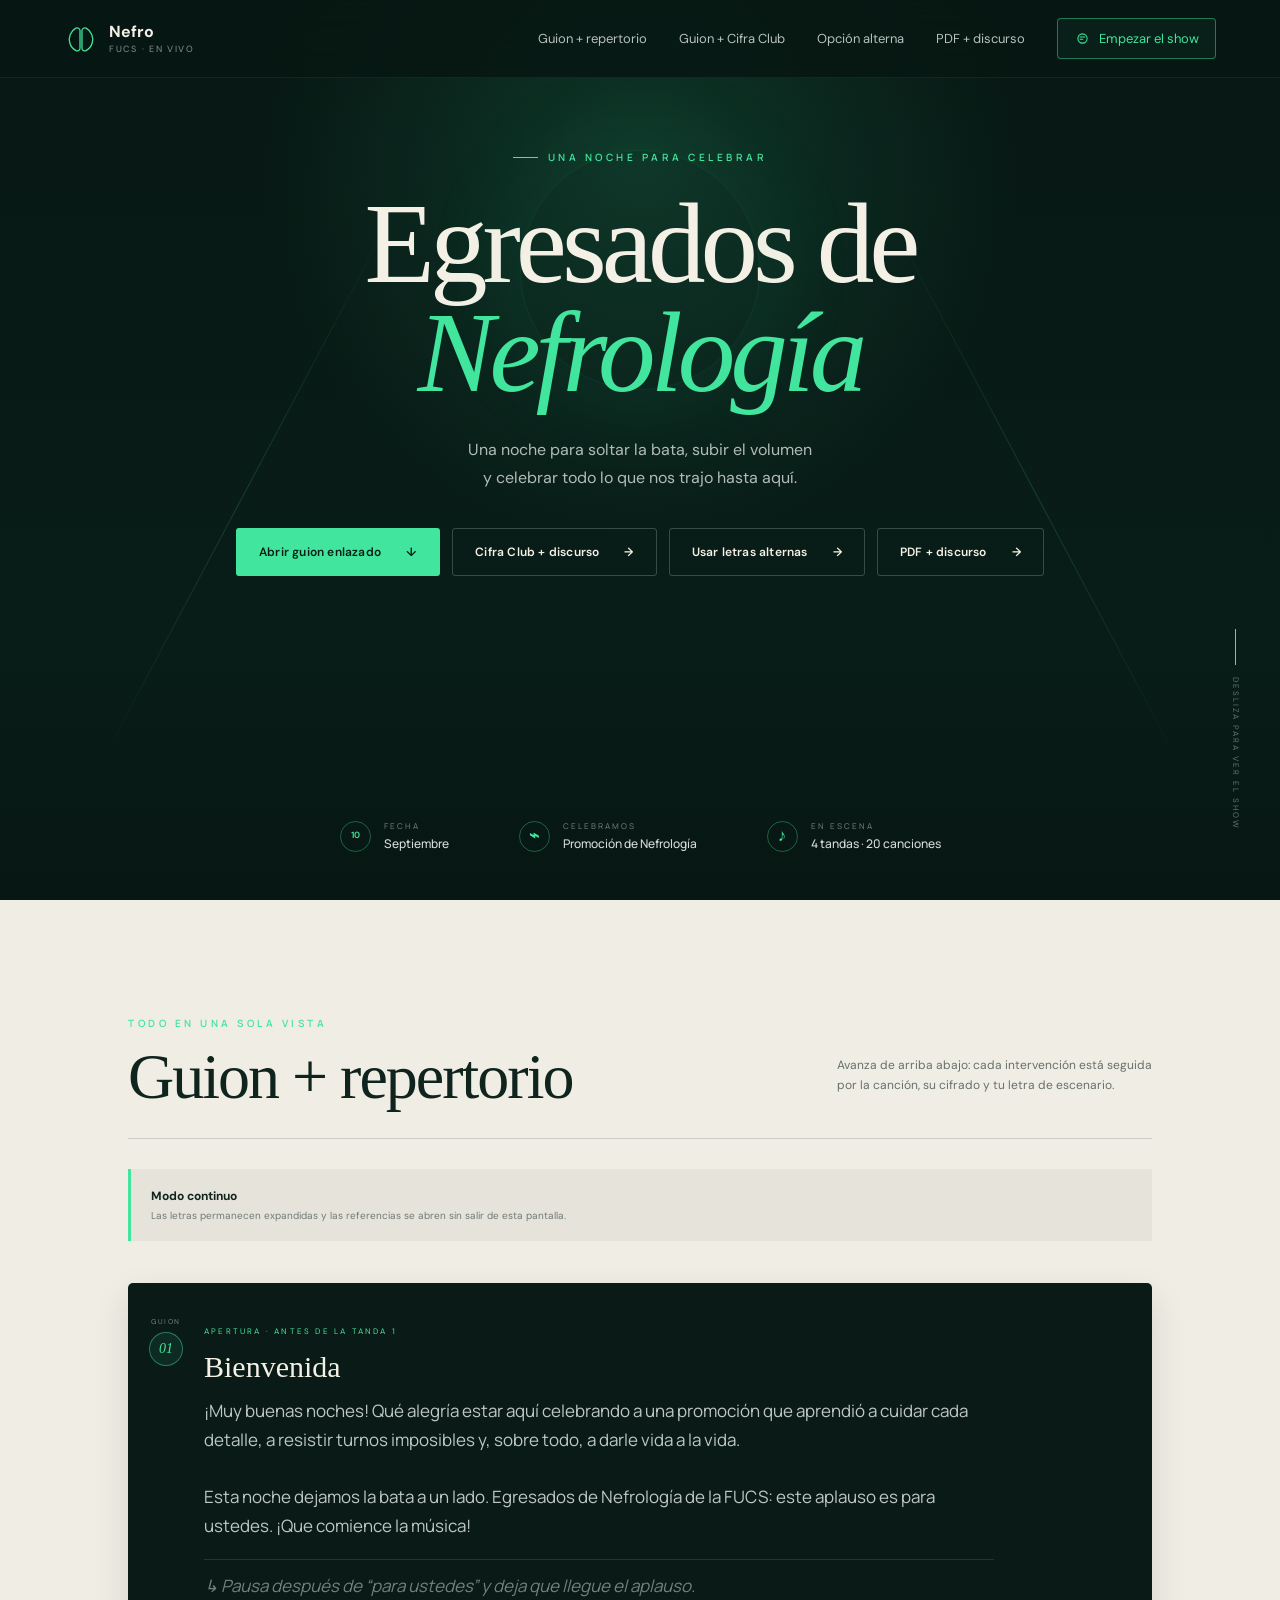
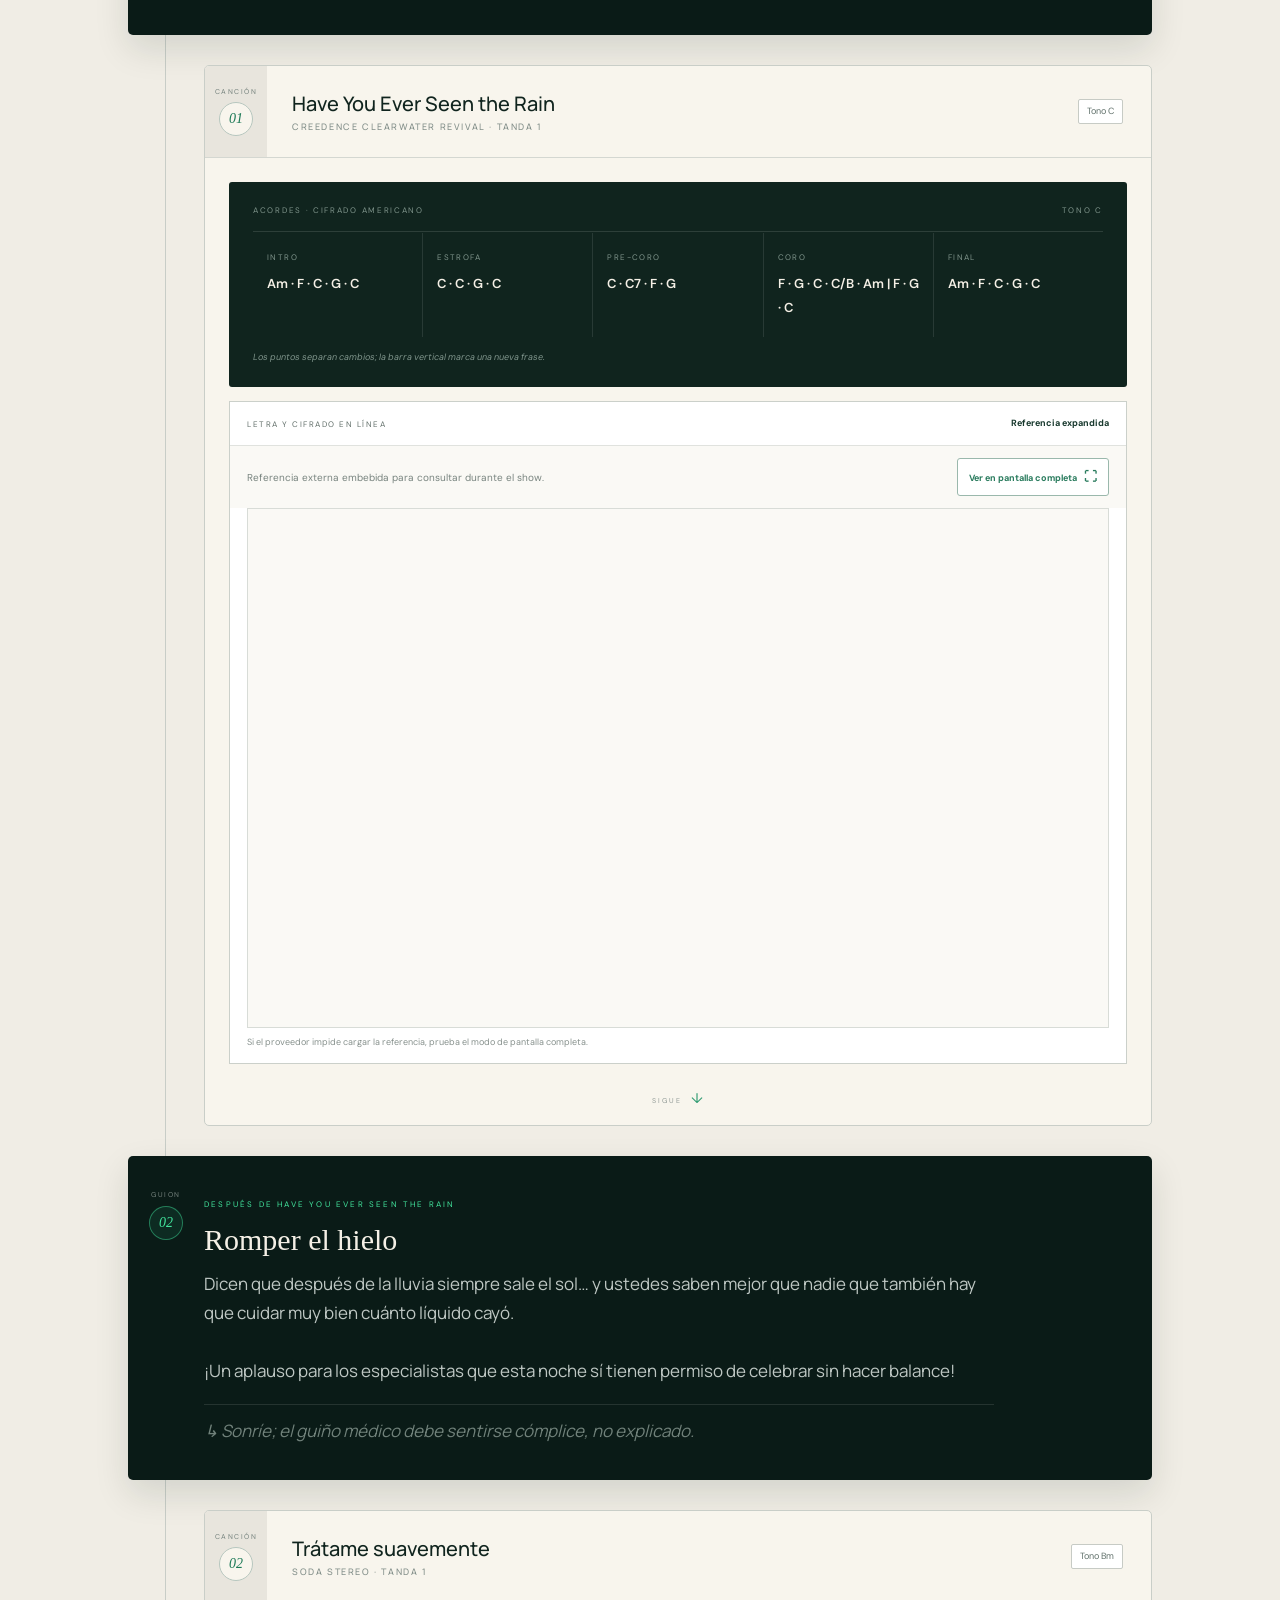
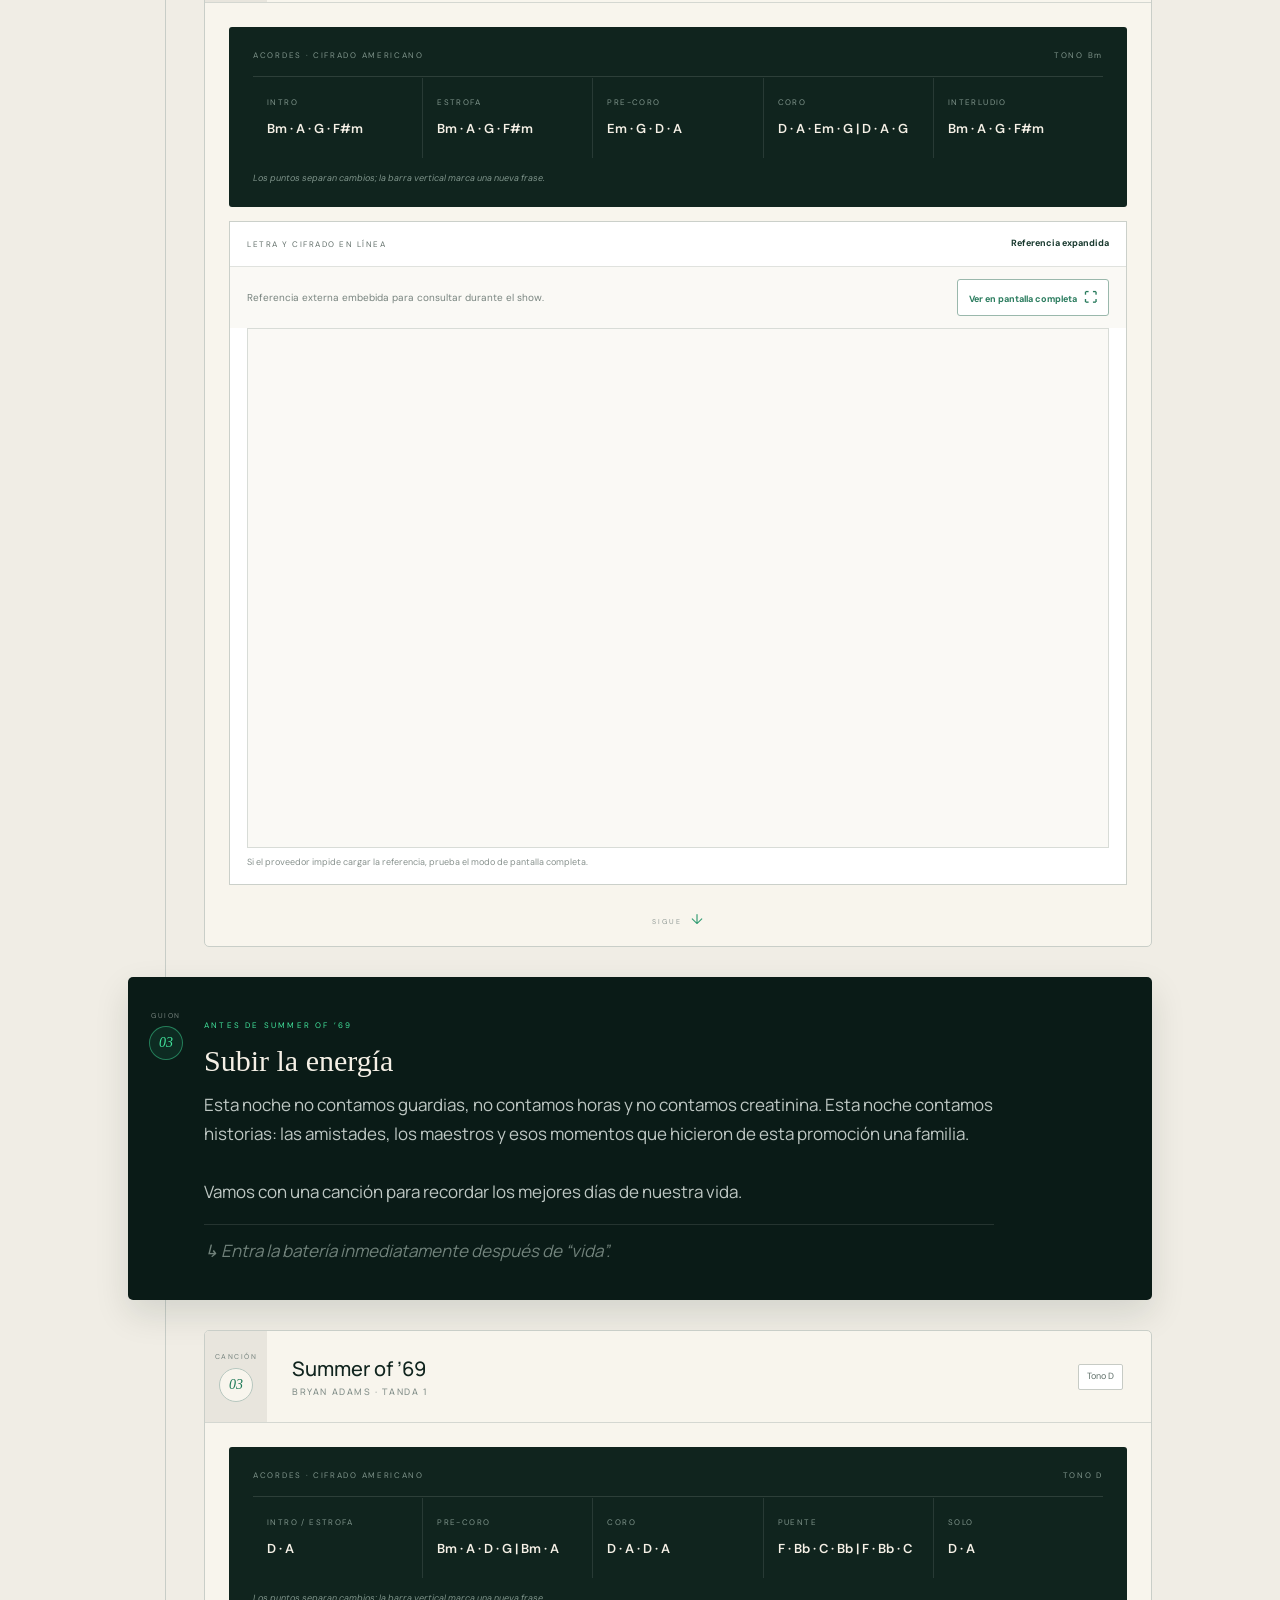
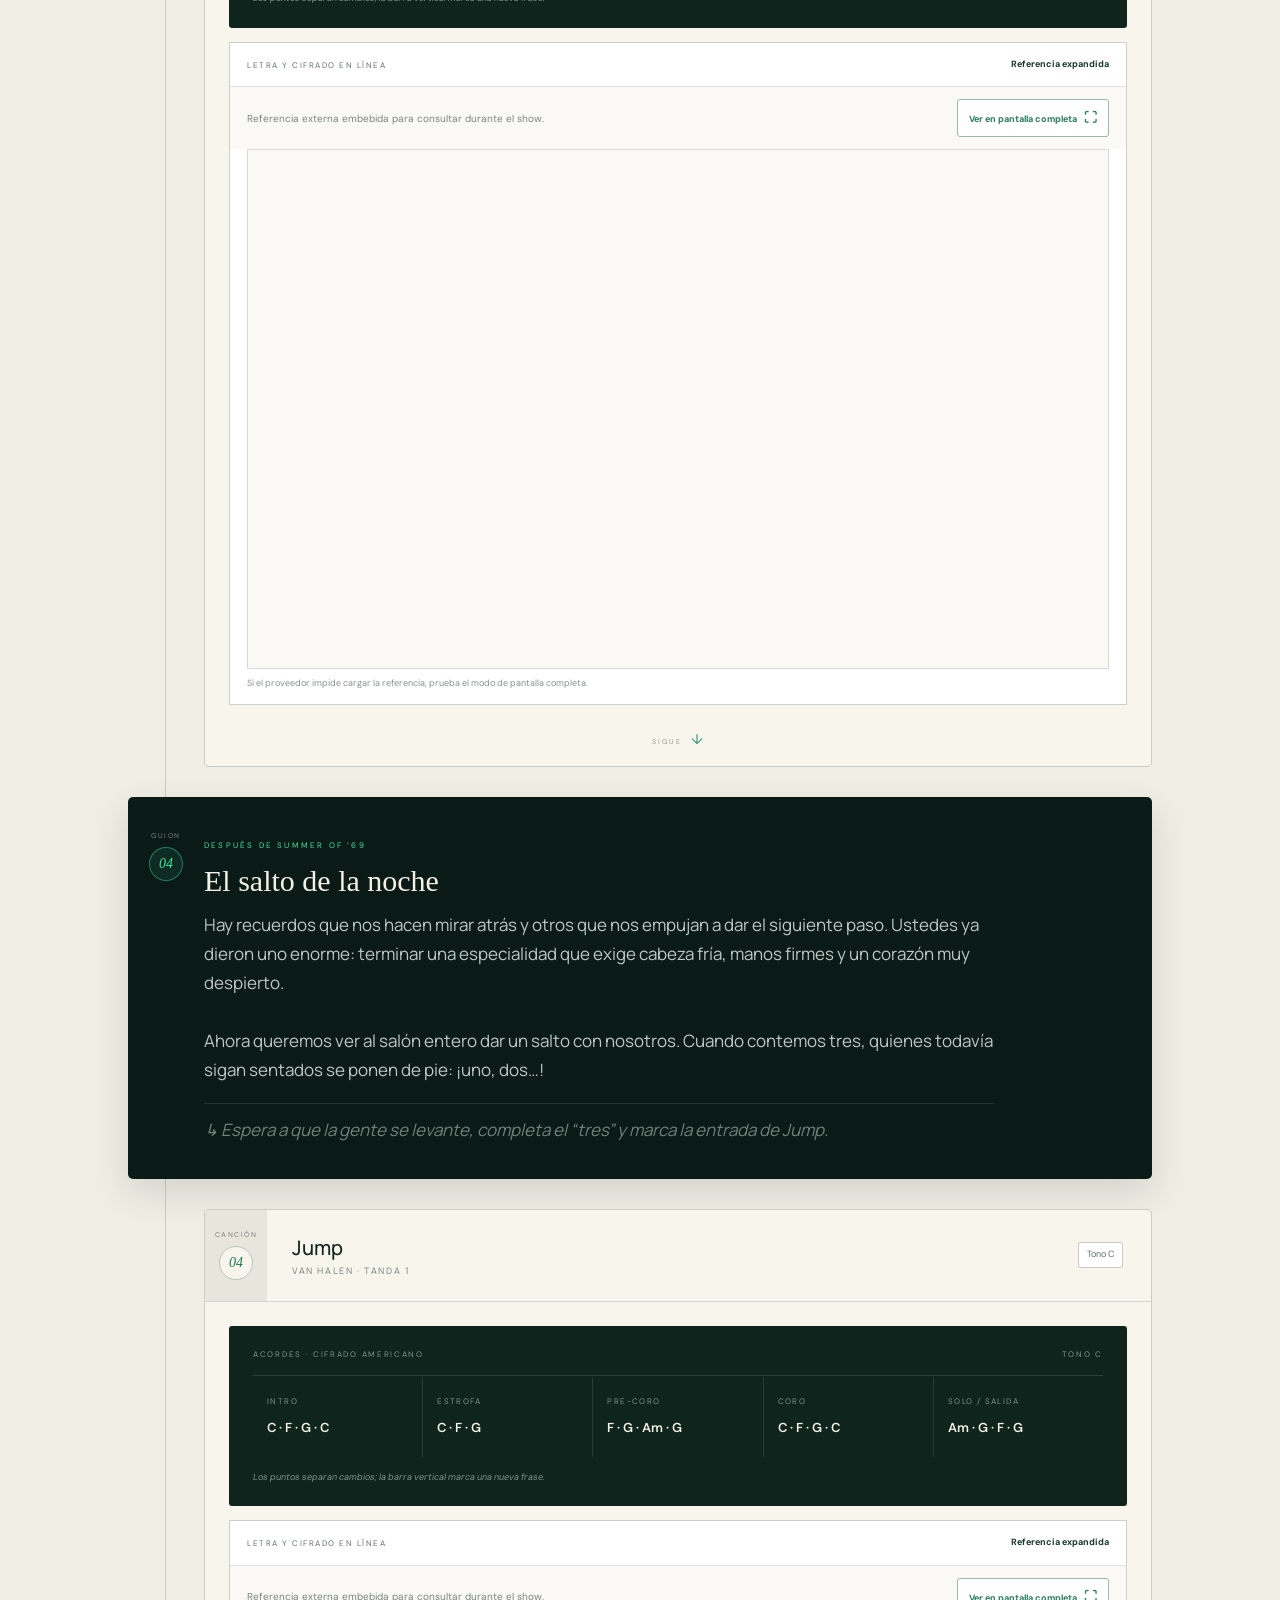
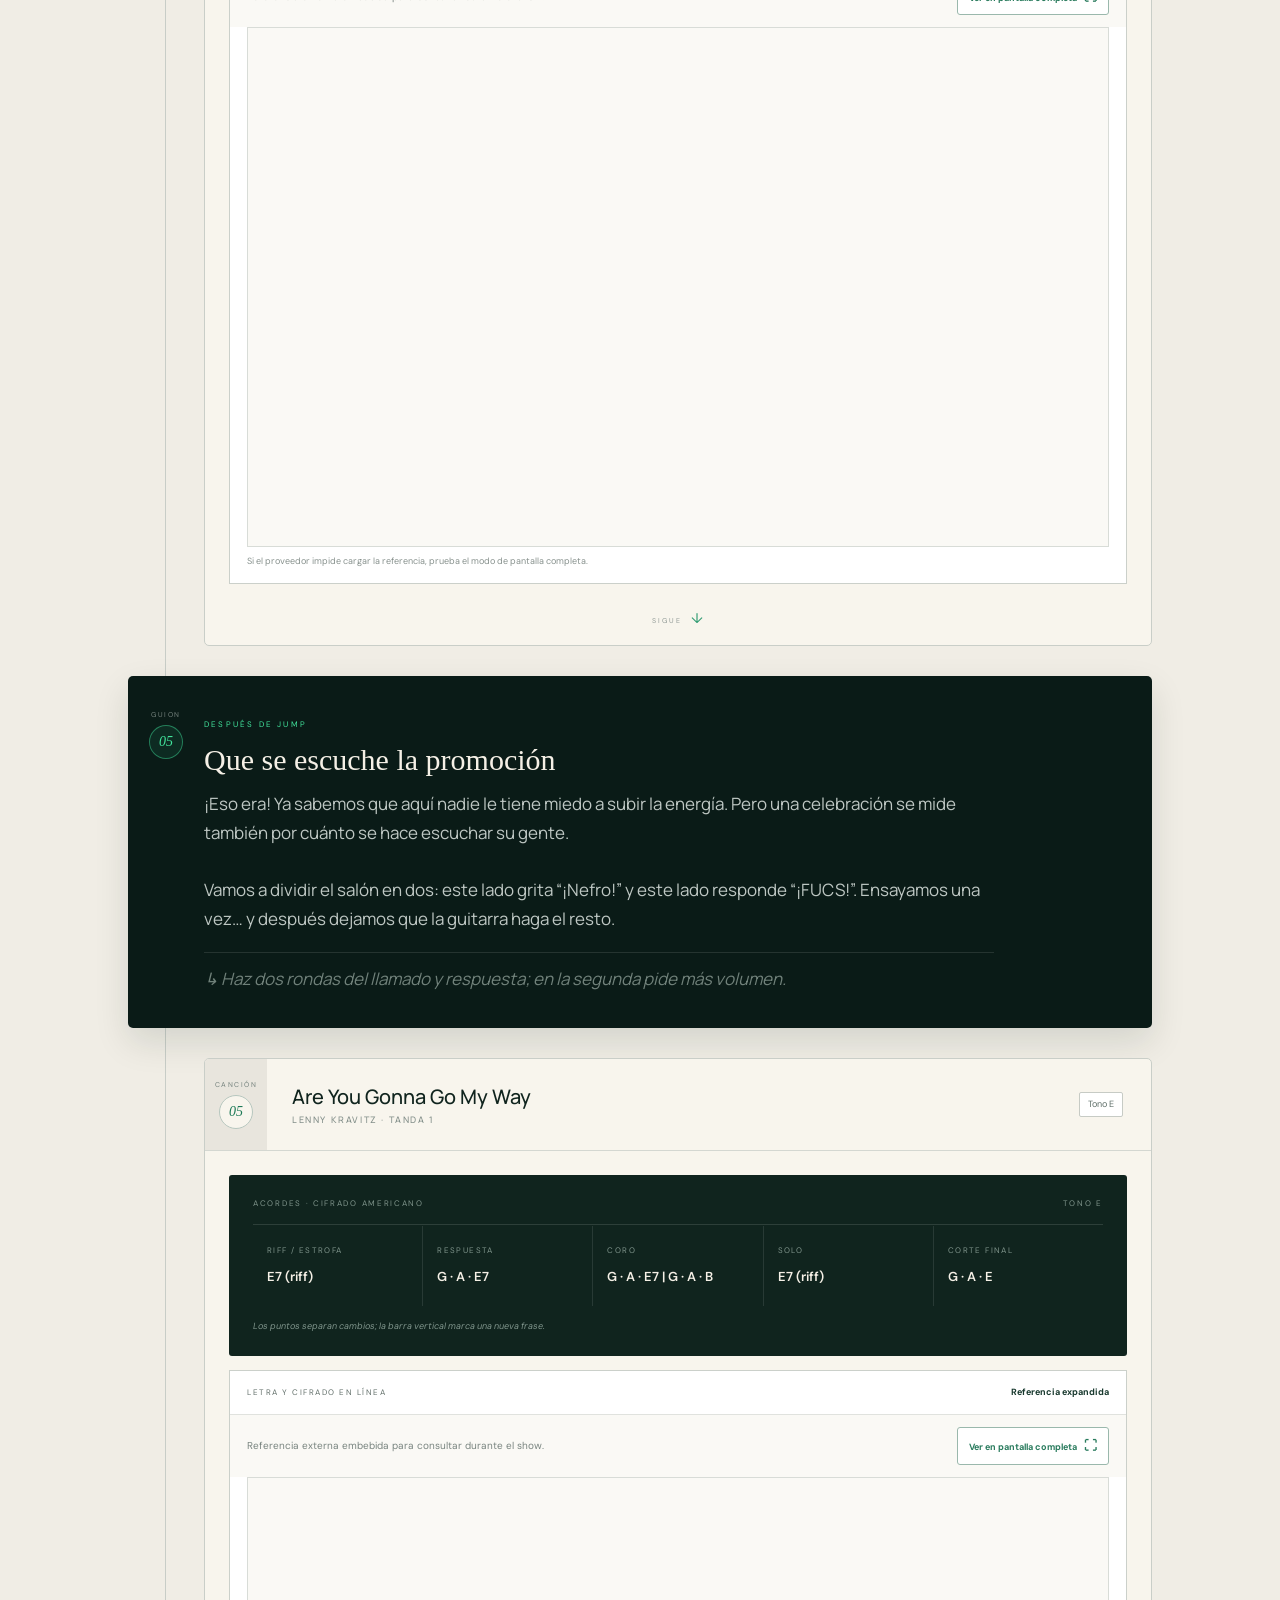
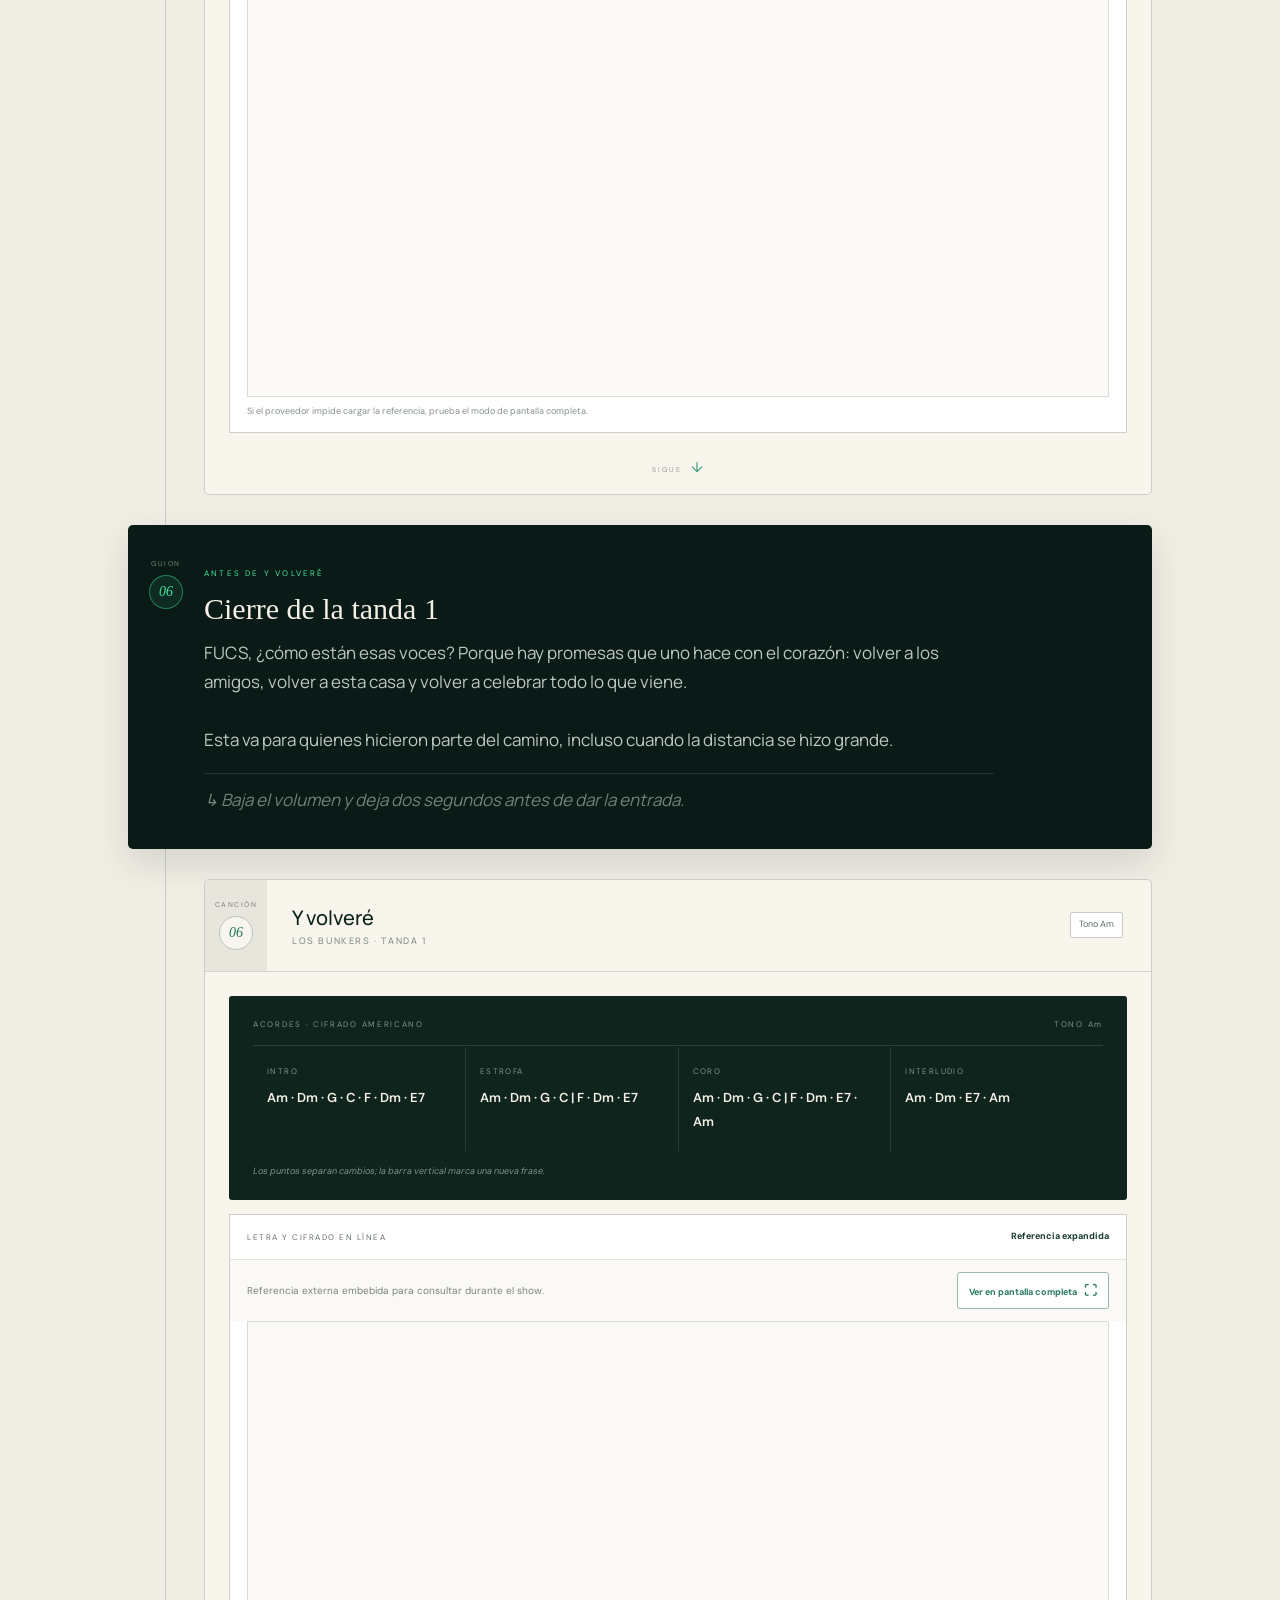
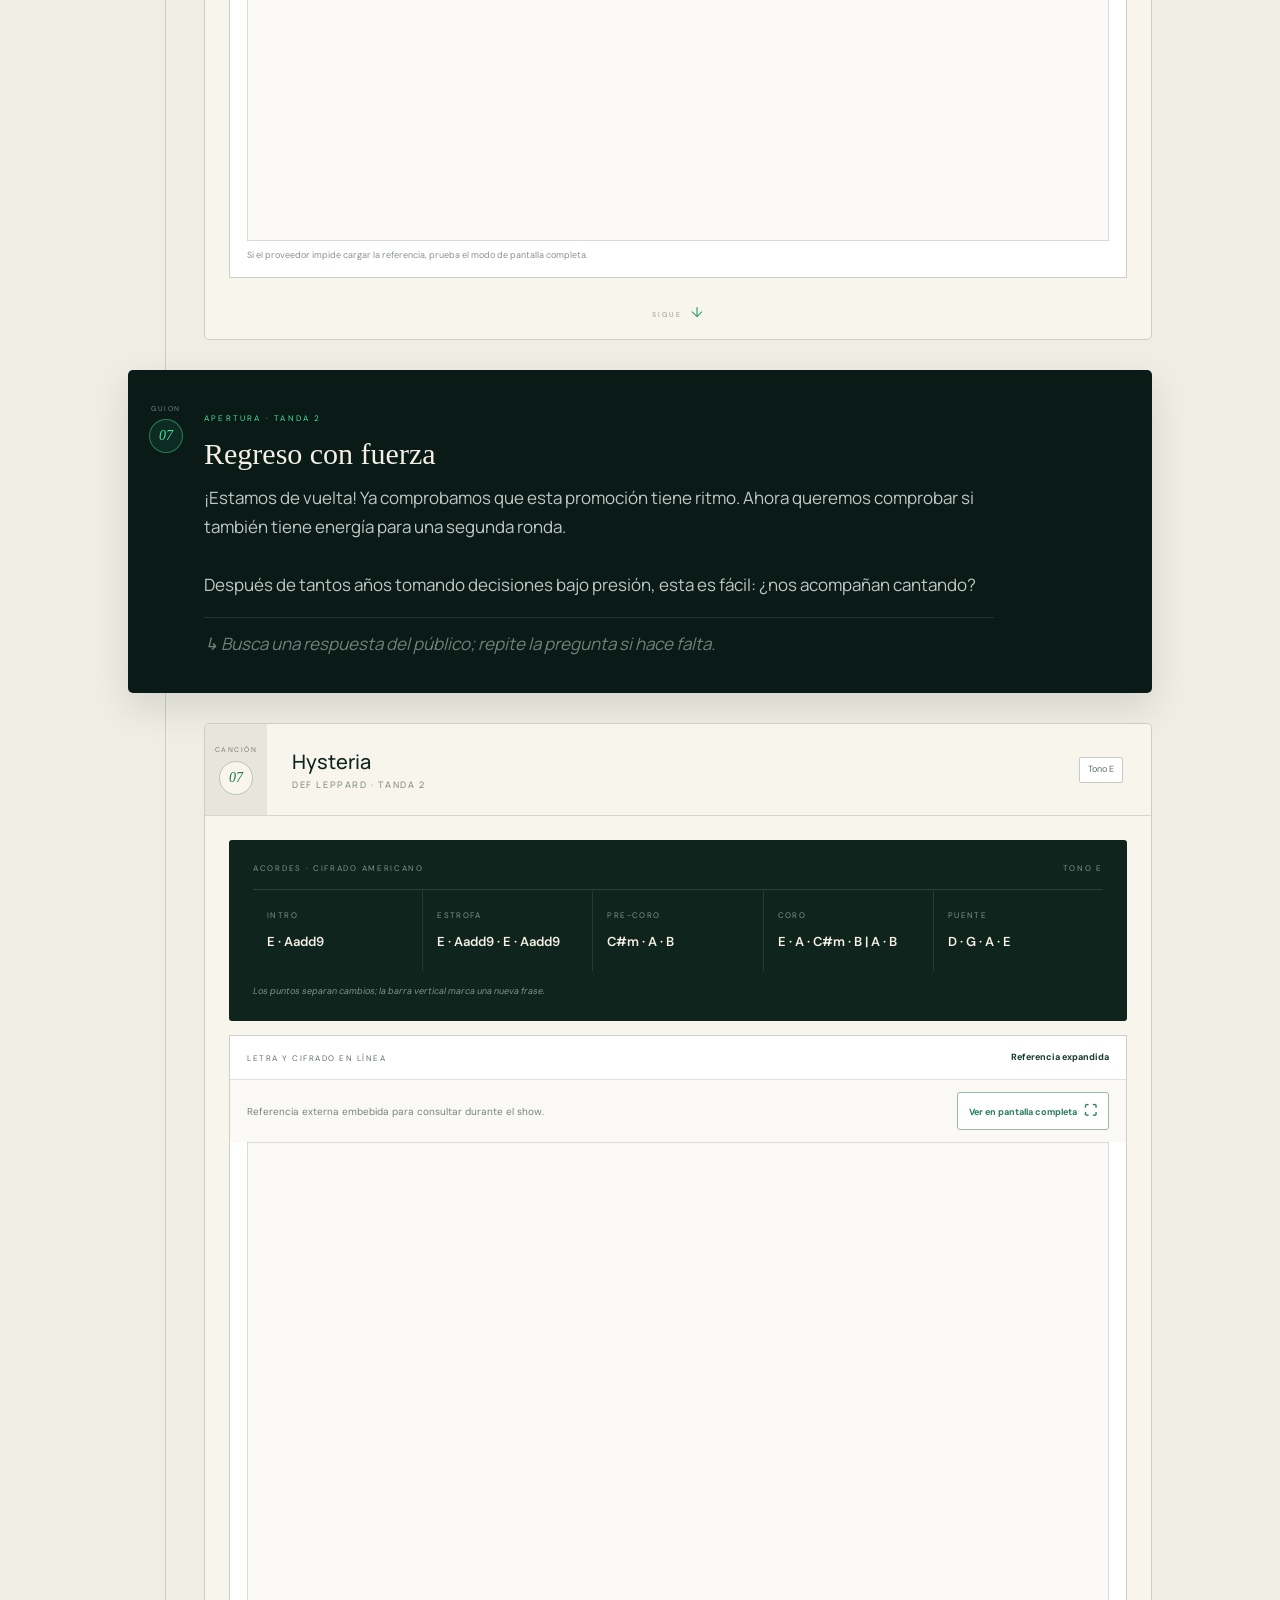
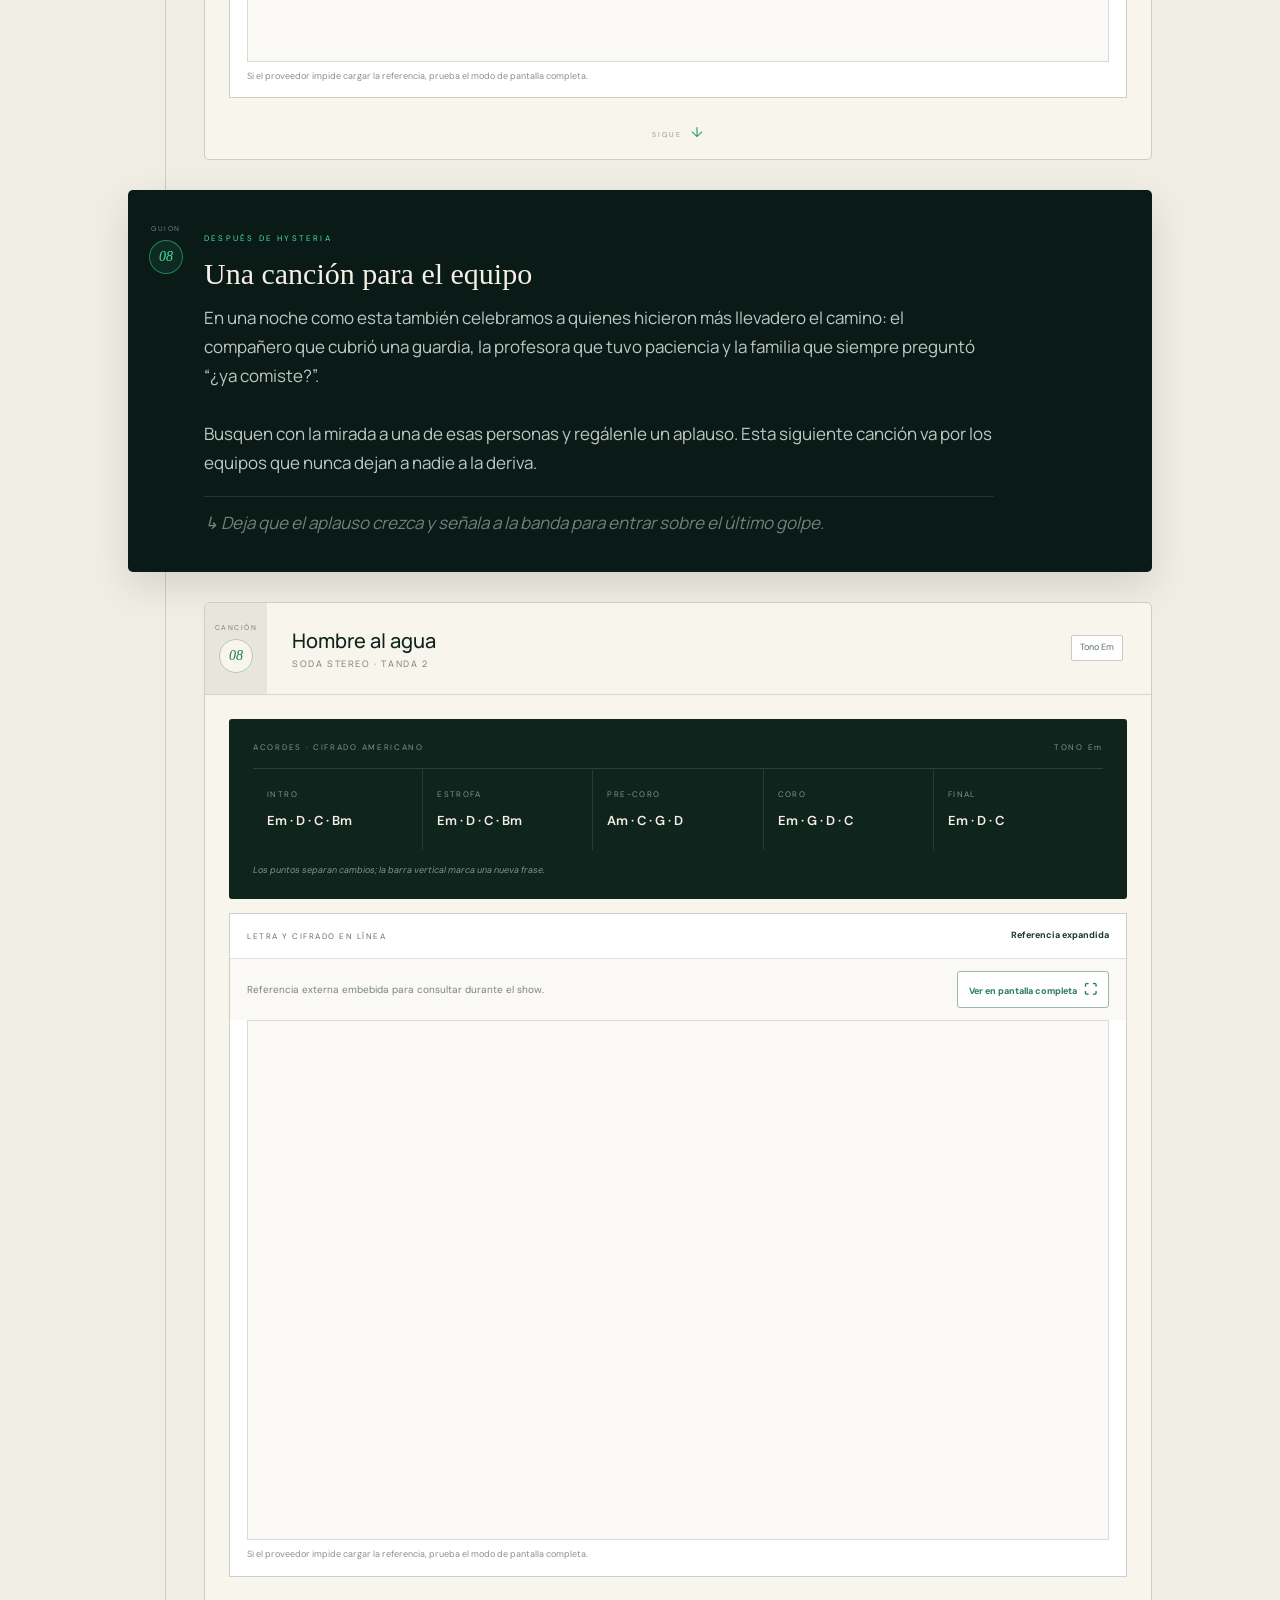
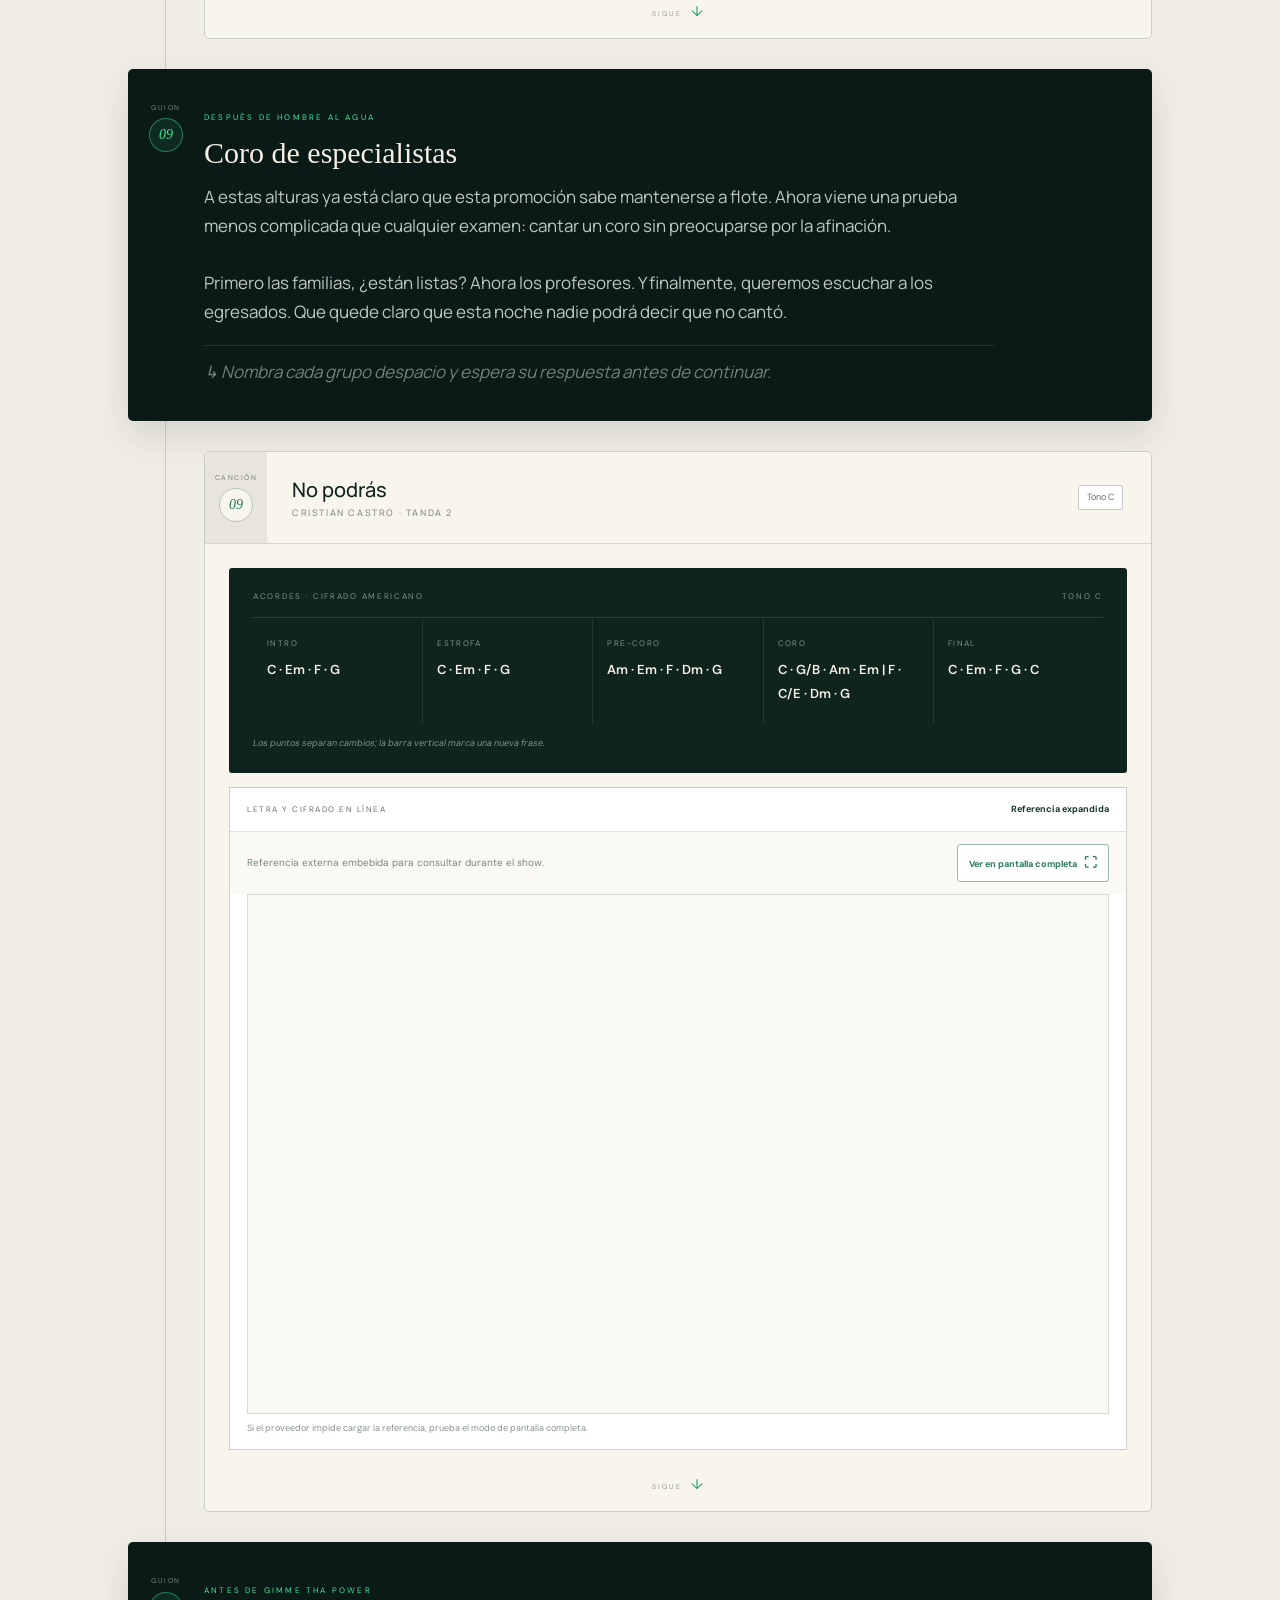
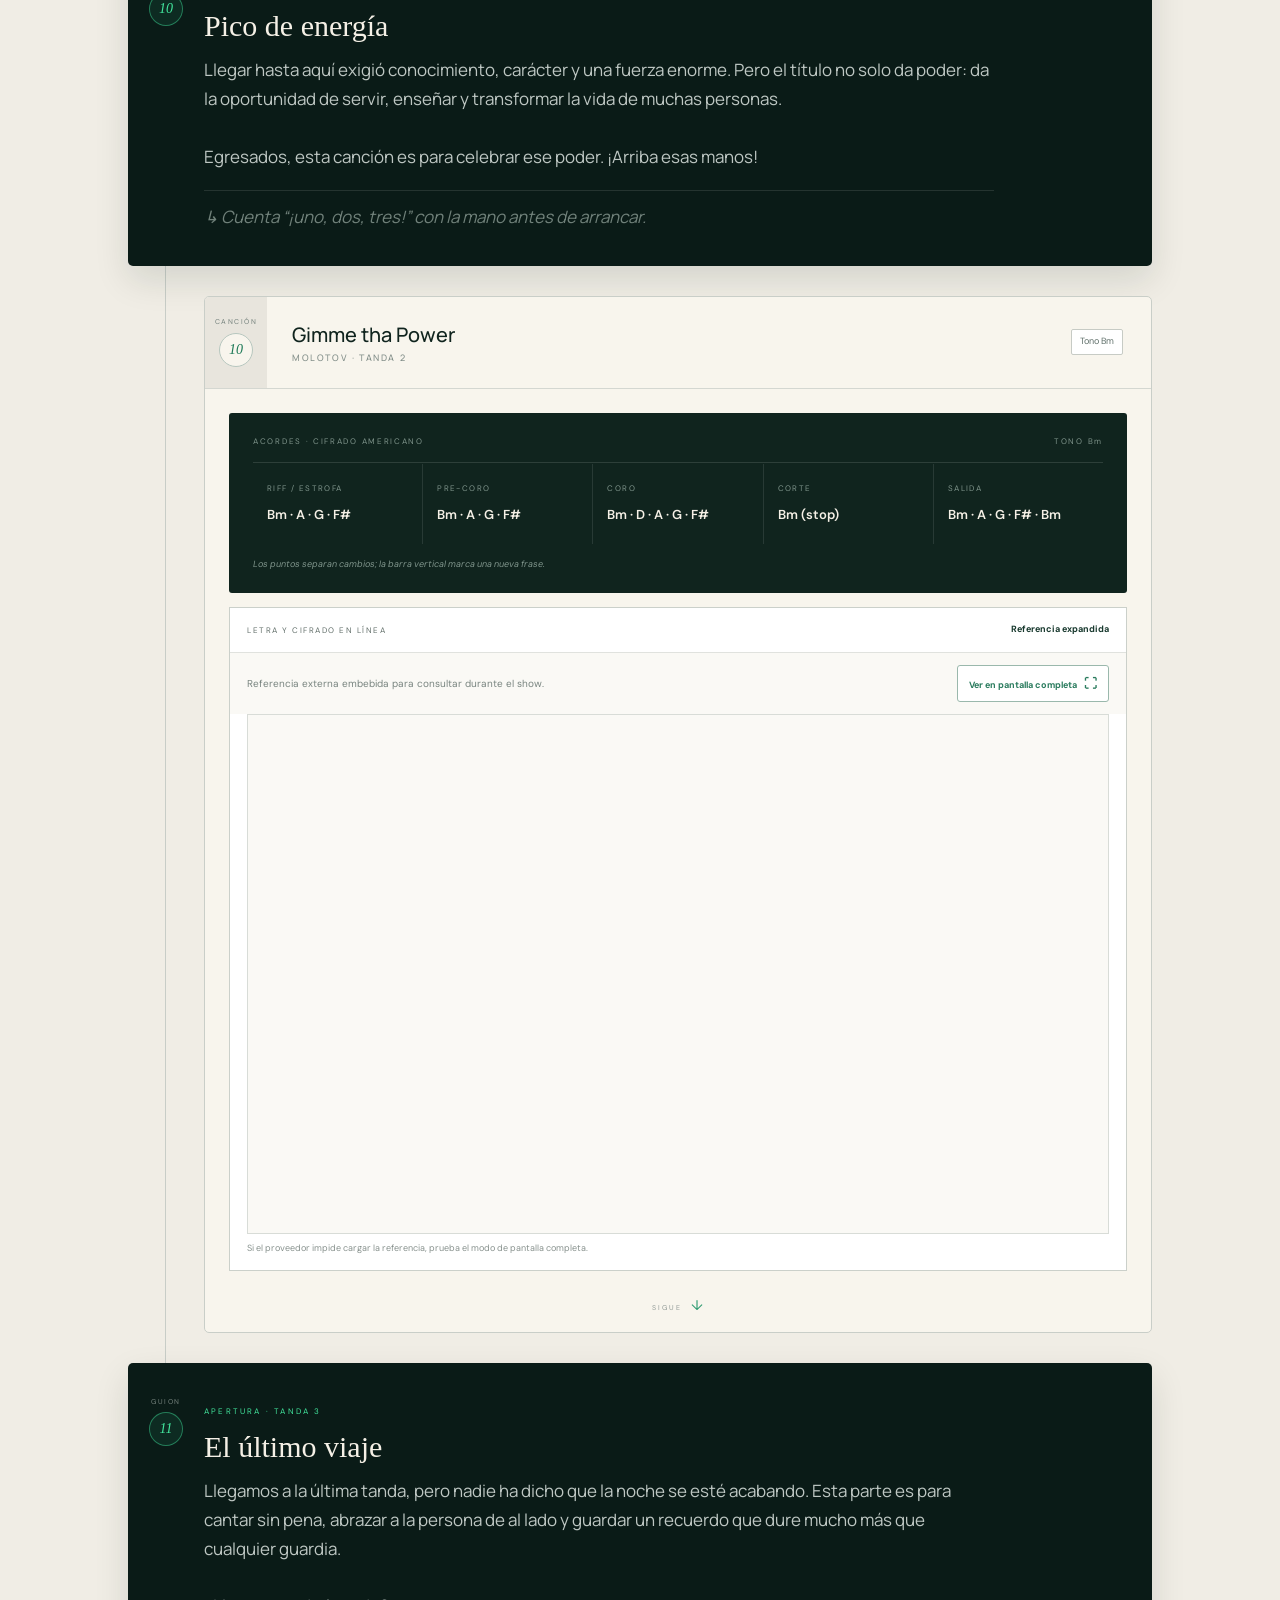
<file: index.html>
<!doctype html>
<html lang="es">
  <head>
    <meta charset="UTF-8" />
    <meta name="viewport" content="width=device-width, initial-scale=1.0" />
    <meta name="theme-color" content="#071713" />
    <meta name="description" content="Cancionero y guion de escenario para la celebración de egresados de Nefrología FUCS." />
    <title>Noche de egresados · Nefrología FUCS</title>
    <link rel="preconnect" href="https://fonts.googleapis.com" />
    <link rel="preconnect" href="https://fonts.gstatic.com" crossorigin />
    <link href="https://fonts.googleapis.com/css2?family=DM+Sans:wght@400;500;600;700&amp;family=Manrope:wght@400;500;600;700&amp;display=swap" rel="stylesheet" />
    <link rel="stylesheet" href="styles.css" />
  </head>
  <body>
    <header class="topbar">
      <a class="brand" href="#inicio" aria-label="Ir al inicio">
        <span class="brand-mark" aria-hidden="true">
          <svg viewBox="0 0 48 48" role="img"><path d="M16.7 8.7c-7.3 4.1-10.8 12.6-8.6 20.6 1.3 4.8 4.5 8.7 8.8 11.1 2.6 1.4 5.7-.5 5.7-3.5V12.1c0-3-3.3-4.8-5.9-3.4Z"/><path d="M31.3 8.7c7.3 4.1 10.8 12.6 8.6 20.6-1.3 4.8-4.5 8.7-8.8 11.1-2.6 1.4-5.7-.5-5.7-3.5V12.1c0-3 3.3-4.8 5.9-3.4Z"/></svg>
        </span>
        <span><b>Nefro</b><small>FUCS · en vivo</small></span>
      </a>
      <button class="icon-button" id="menuButton" aria-label="Abrir menú" aria-expanded="false">
        <svg viewBox="0 0 24 24"><path d="M4 7h16M4 12h16M4 17h16"/></svg>
      </button>
      <nav id="mainNav" aria-label="Navegación principal">
        <a href="#showFlow">Guion + repertorio</a>
        <a href="cifra.html">Guion + Cifra Club</a>
        <a href="alt.html">Opción alterna</a>
        <a href="pdf.html">PDF + discurso</a>
        <a class="nav-cta" href="#showFlow">
          <svg viewBox="0 0 24 24"><path d="M12 18.5a6.5 6.5 0 1 0 0-13 6.5 6.5 0 0 0 0 13Z"/><path d="M8 10h8M8 13h5"/></svg>
          Empezar el show
        </a>
      </nav>
    </header>

    <main>
      <section class="hero" id="inicio">
        <div class="hero-glow"></div>
        <div class="eyebrow"><span></span> UNA NOCHE PARA CELEBRAR</div>
        <h1>Egresados de<br /><em>Nefrología</em></h1>
        <p class="hero-copy">Una noche para soltar la bata, subir el volumen<br class="desktop" /> y celebrar todo lo que nos trajo hasta aquí.</p>
        <div class="hero-actions">
          <a class="button primary" href="#showFlow">Abrir guion enlazado <span>↓</span></a>
          <a class="button ghost" href="cifra.html">Cifra Club + discurso <span>→</span></a>
          <a class="button ghost" href="alt.html">Usar letras alternas <span>→</span></a>
          <a class="button ghost" href="pdf.html">PDF + discurso <span>→</span></a>
        </div>
        <div class="event-meta">
          <div><span class="meta-icon">10</span><p><small>FECHA</small>Septiembre</p></div>
          <div><span class="meta-icon pin">⌁</span><p><small>CELEBRAMOS</small>Promoción de Nefrología</p></div>
          <div><span class="meta-icon note">♪</span><p><small>EN ESCENA</small>4 tandas · 20 canciones</p></div>
        </div>
        <div class="scroll-cue"><span></span>DESLIZA PARA VER EL SHOW</div>
      </section>

      <section class="section show-flow" id="showFlow">
        <div class="section-heading">
          <div><span class="kicker">TODO EN UNA SOLA VISTA</span><h2>Guion + repertorio</h2></div>
          <p>Avanza de arriba abajo: cada intervención está seguida<br />por la canción, su cifrado y tu letra de escenario.</p>
        </div>
        <div class="flow-toolbar">
          <p><b>Modo continuo</b><span>Las letras permanecen expandidas y las referencias se abren sin salir de esta pantalla.</span></p>
        </div>
        <div id="showTimeline" class="show-timeline" aria-live="polite"></div>
      </section>

      <section class="final-call">
        <span class="kicker">ANTES DE SUBIR</span>
        <h2>Respira. Mira al público.<br /><em>Y disfruta la noche.</em></h2>
        <p>El mejor discurso no se recita: se comparte.</p>
        <a class="button primary" href="#showFlow">Volver al inicio del guion <span>↑</span></a>
      </section>
    </main>

    <footer><span>Nefrología FUCS · Promoción 2026</span><span>Hecho para sonar fuerte <b>♥</b></span></footer>

    <dialog class="reference-viewer" id="referenceViewer" aria-labelledby="referenceViewerTitle">
      <header>
        <div><small>LETRA Y CIFRADO</small><h2 id="referenceViewerTitle">Referencia</h2></div>
        <button id="closeReferenceViewer" type="button" aria-label="Cerrar pantalla completa">×</button>
      </header>
      <iframe id="fullscreenReference" title="Referencia de letra y cifrado en pantalla completa" referrerpolicy="strict-origin-when-cross-origin" allowfullscreen></iframe>
    </dialog>

    <script src="app.js"></script>
  </body>
</html>
</file>
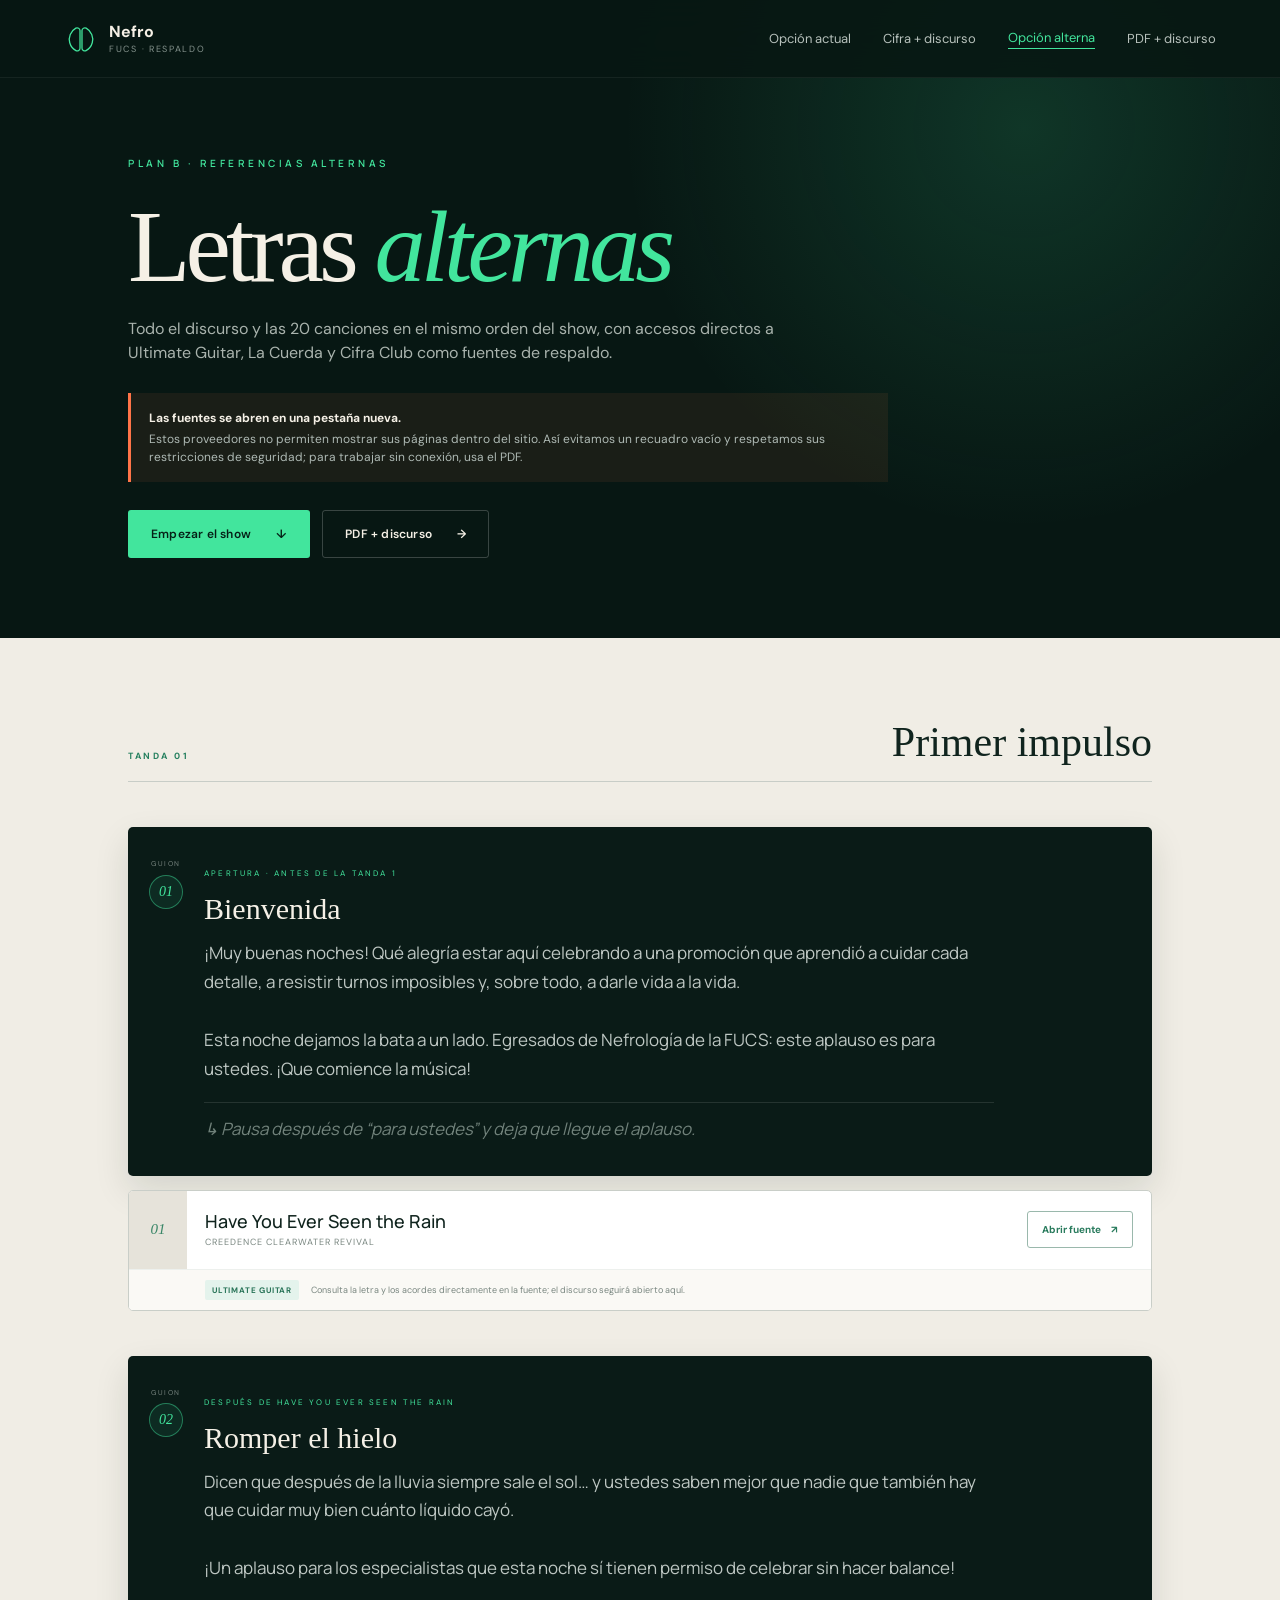
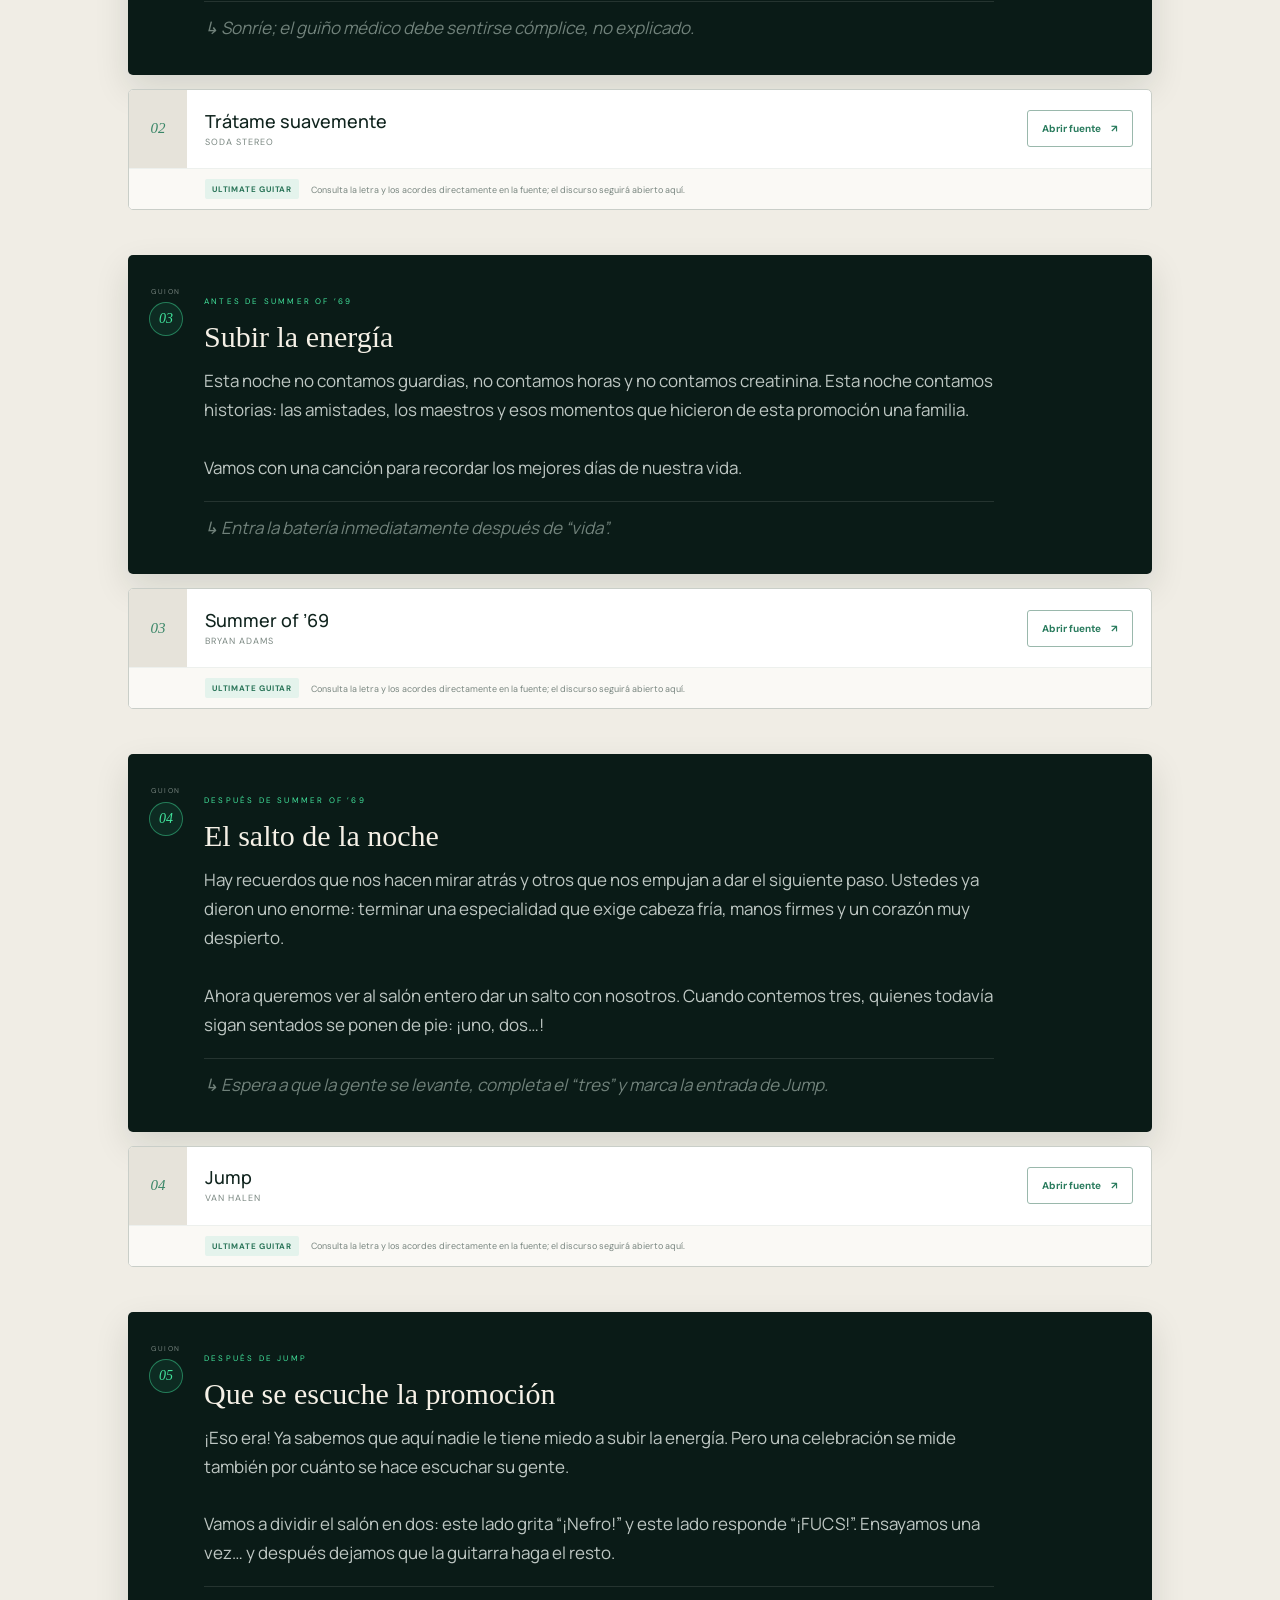
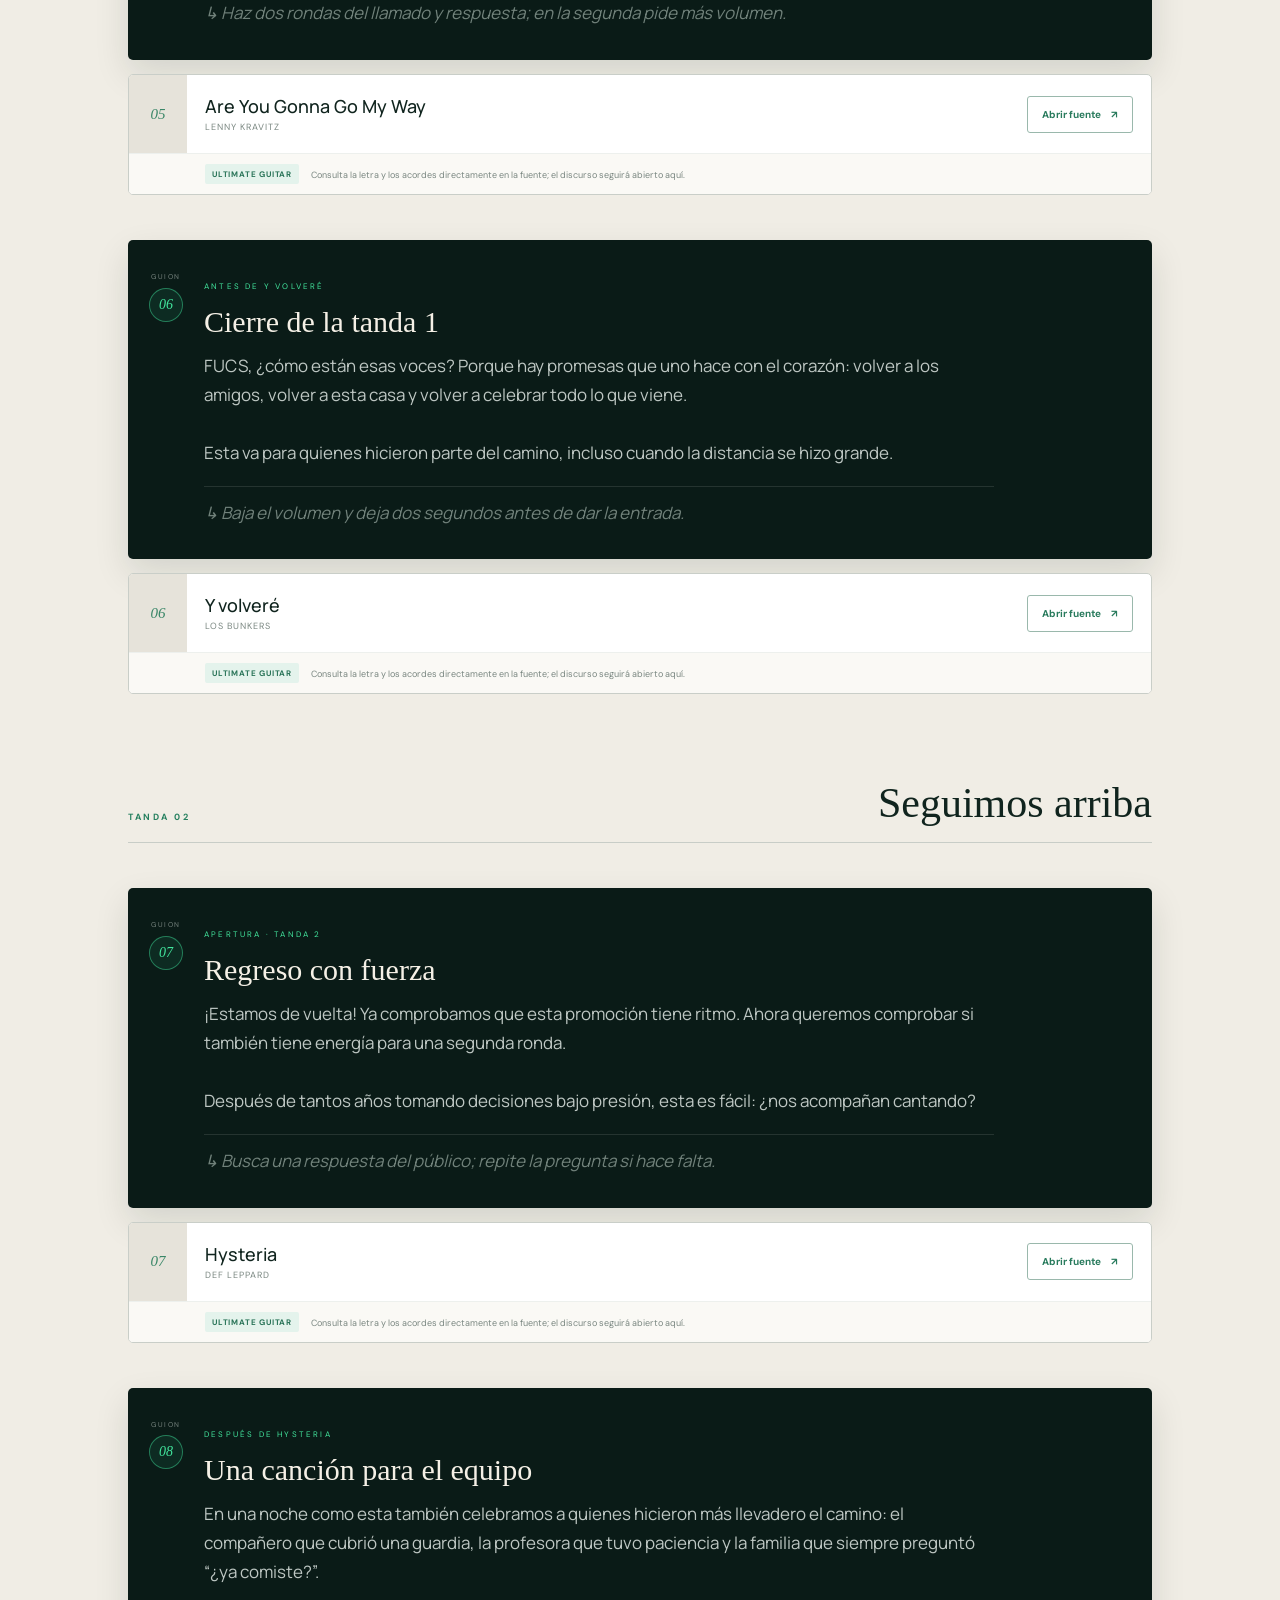
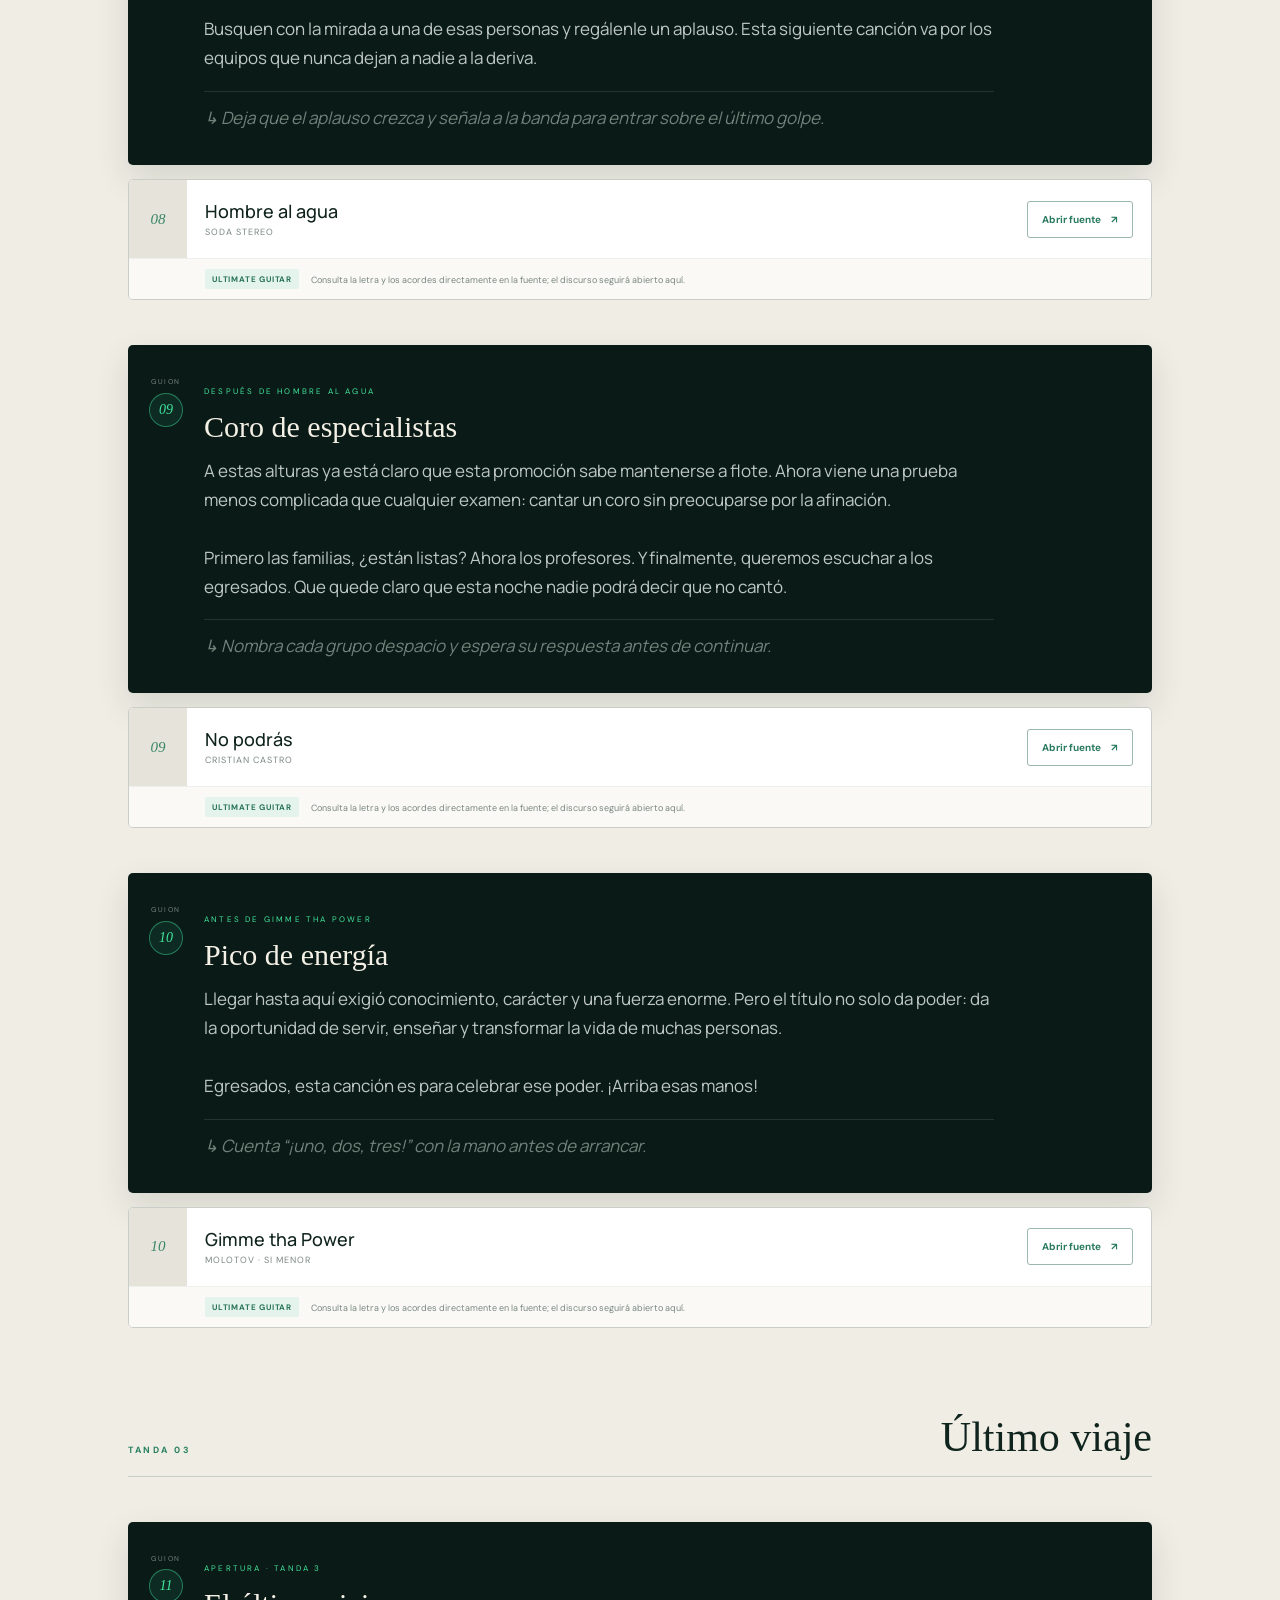
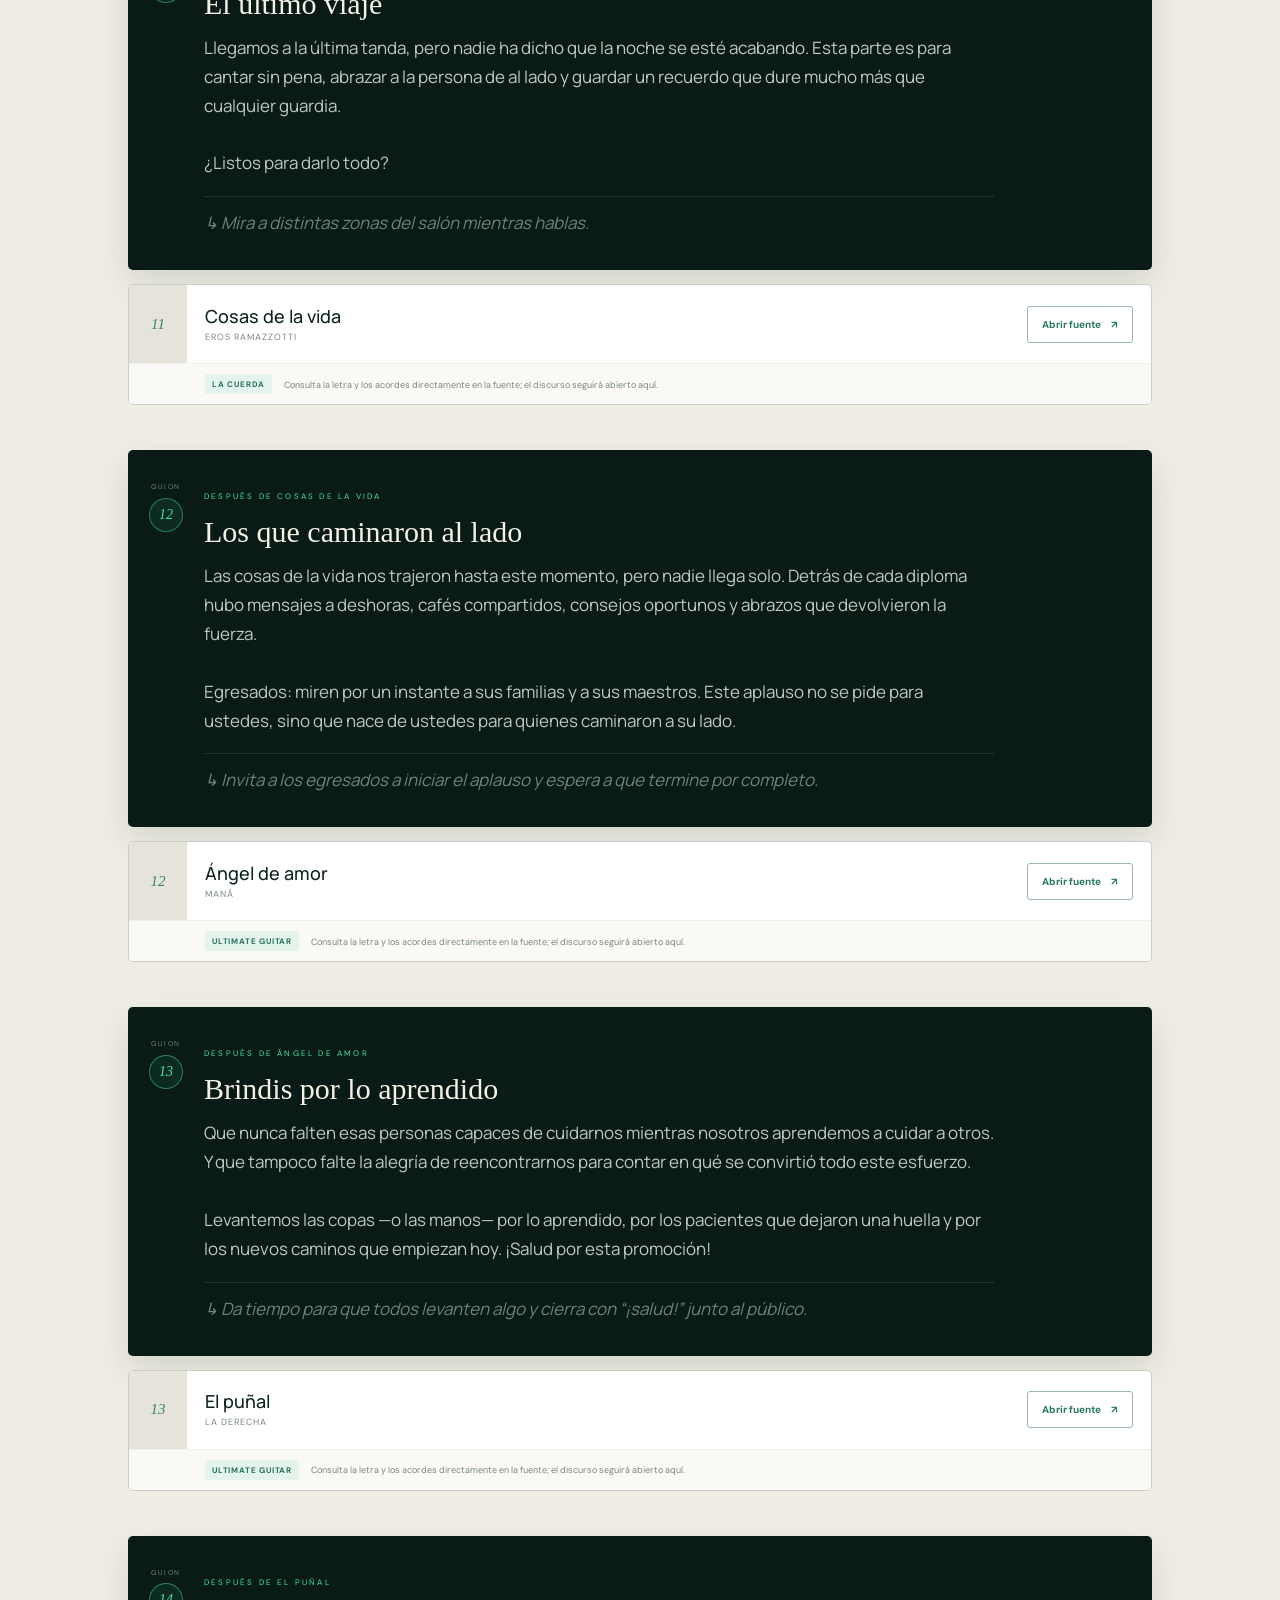
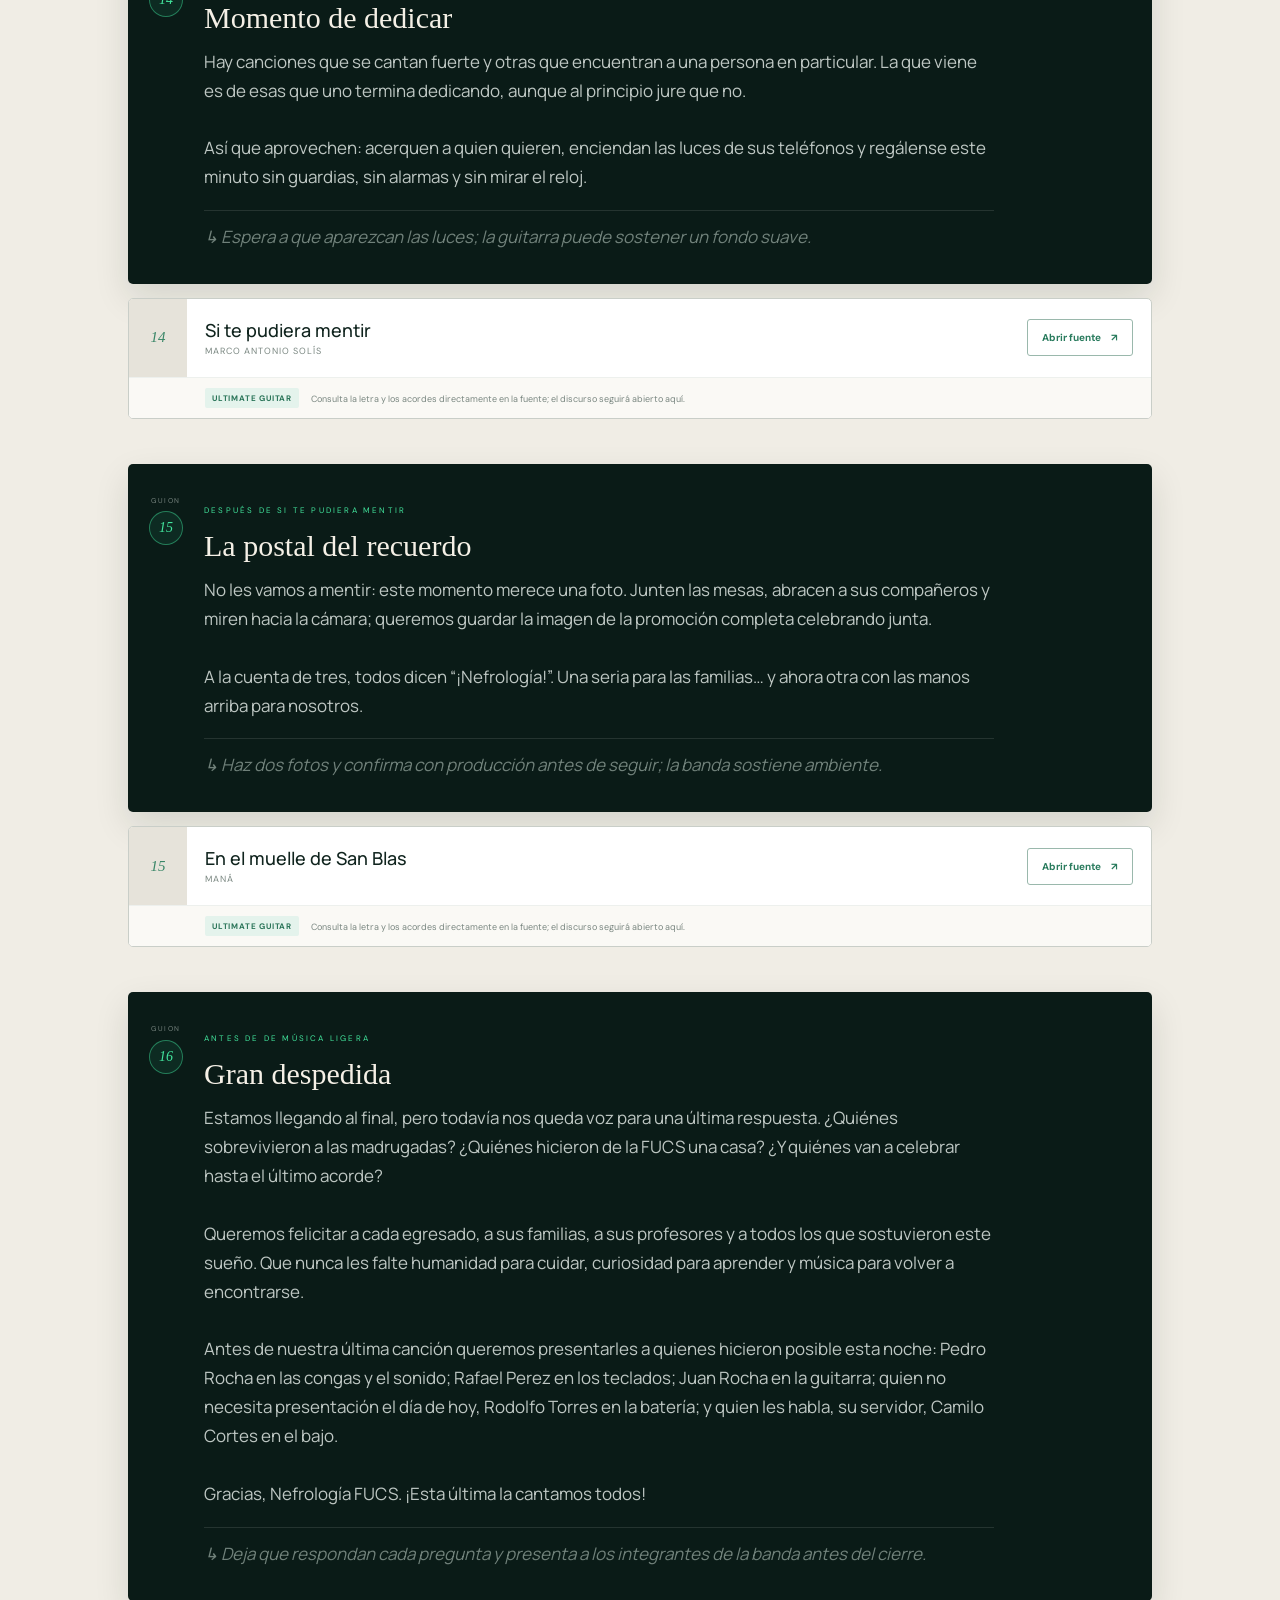
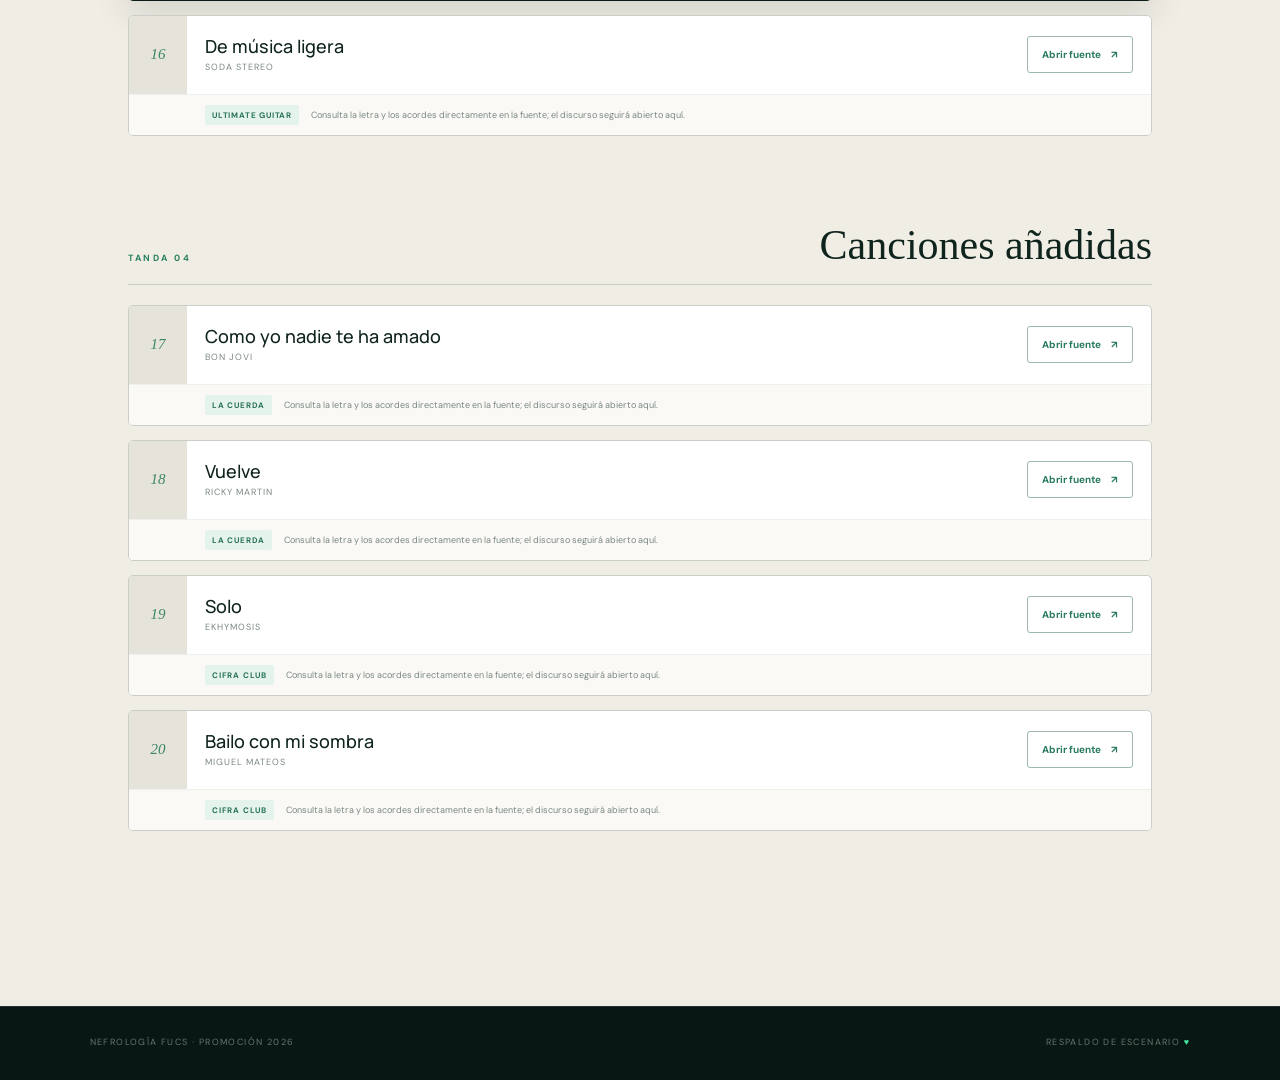
<file: alt.html>
<!doctype html>
<html lang="es">
  <head>
    <meta charset="UTF-8" />
    <meta name="viewport" content="width=device-width, initial-scale=1.0" />
    <meta name="theme-color" content="#071713" />
    <meta name="description" content="Cancionero alterno con referencias de Ultimate Guitar y La Cuerda." />
    <title>Letras alternas · Nefrología FUCS</title>
    <link rel="preconnect" href="https://fonts.googleapis.com" />
    <link rel="preconnect" href="https://fonts.gstatic.com" crossorigin />
    <link href="https://fonts.googleapis.com/css2?family=DM+Sans:wght@400;500;600;700&amp;family=Manrope:wght@400;500;600;700&amp;display=swap" rel="stylesheet" />
    <link rel="stylesheet" href="styles.css" />
  </head>
  <body class="alternate-page">
    <header class="topbar">
      <a class="brand" href="index.html" aria-label="Volver al sitio principal">
        <span class="brand-mark" aria-hidden="true"><svg viewBox="0 0 48 48"><path d="M16.7 8.7c-7.3 4.1-10.8 12.6-8.6 20.6 1.3 4.8 4.5 8.7 8.8 11.1 2.6 1.4 5.7-.5 5.7-3.5V12.1c0-3-3.3-4.8-5.9-3.4Z"/><path d="M31.3 8.7c7.3 4.1 10.8 12.6 8.6 20.6-1.3 4.8-4.5 8.7-8.8 11.1-2.6 1.4-5.7-.5-5.7-3.5V12.1c0-3 3.3-4.8 5.9-3.4Z"/></svg></span>
        <span><b>Nefro</b><small>FUCS · respaldo</small></span>
      </a>
      <nav class="option-nav" aria-label="Opciones del cancionero">
        <a href="index.html">Opción actual</a>
        <a href="cifra.html">Cifra + discurso</a>
        <a class="active-option" href="alt.html" aria-current="page">Opción alterna</a>
        <a href="pdf.html">PDF + discurso</a>
      </nav>
    </header>
    <main>
      <section class="alt-intro">
        <span class="kicker">PLAN B · REFERENCIAS ALTERNAS</span>
        <h1>Letras <em>alternas</em></h1>
        <p>Todo el discurso y las 20 canciones en el mismo orden del show, con accesos directos a Ultimate Guitar, La Cuerda y Cifra Club como fuentes de respaldo.</p>
        <div class="source-warning"><b>Las fuentes se abren en una pestaña nueva.</b> Estos proveedores no permiten mostrar sus páginas dentro del sitio. Así evitamos un recuadro vacío y respetamos sus restricciones de seguridad; para trabajar sin conexión, usa el PDF.</div>
        <div class="alt-actions"><a class="button primary" href="#tanda-1">Empezar el show <span>↓</span></a><a class="button ghost" href="pdf.html">PDF + discurso <span>→</span></a></div>
      </section>
      <section class="alt-repertoire" id="alternateRepertoire" aria-live="polite"></section>
    </main>
    <footer><span>Nefrología FUCS · Promoción 2026</span><span>Respaldo de escenario <b>♥</b></span></footer>
    <script src="alt.js"></script>
  </body>
</html>
</file>
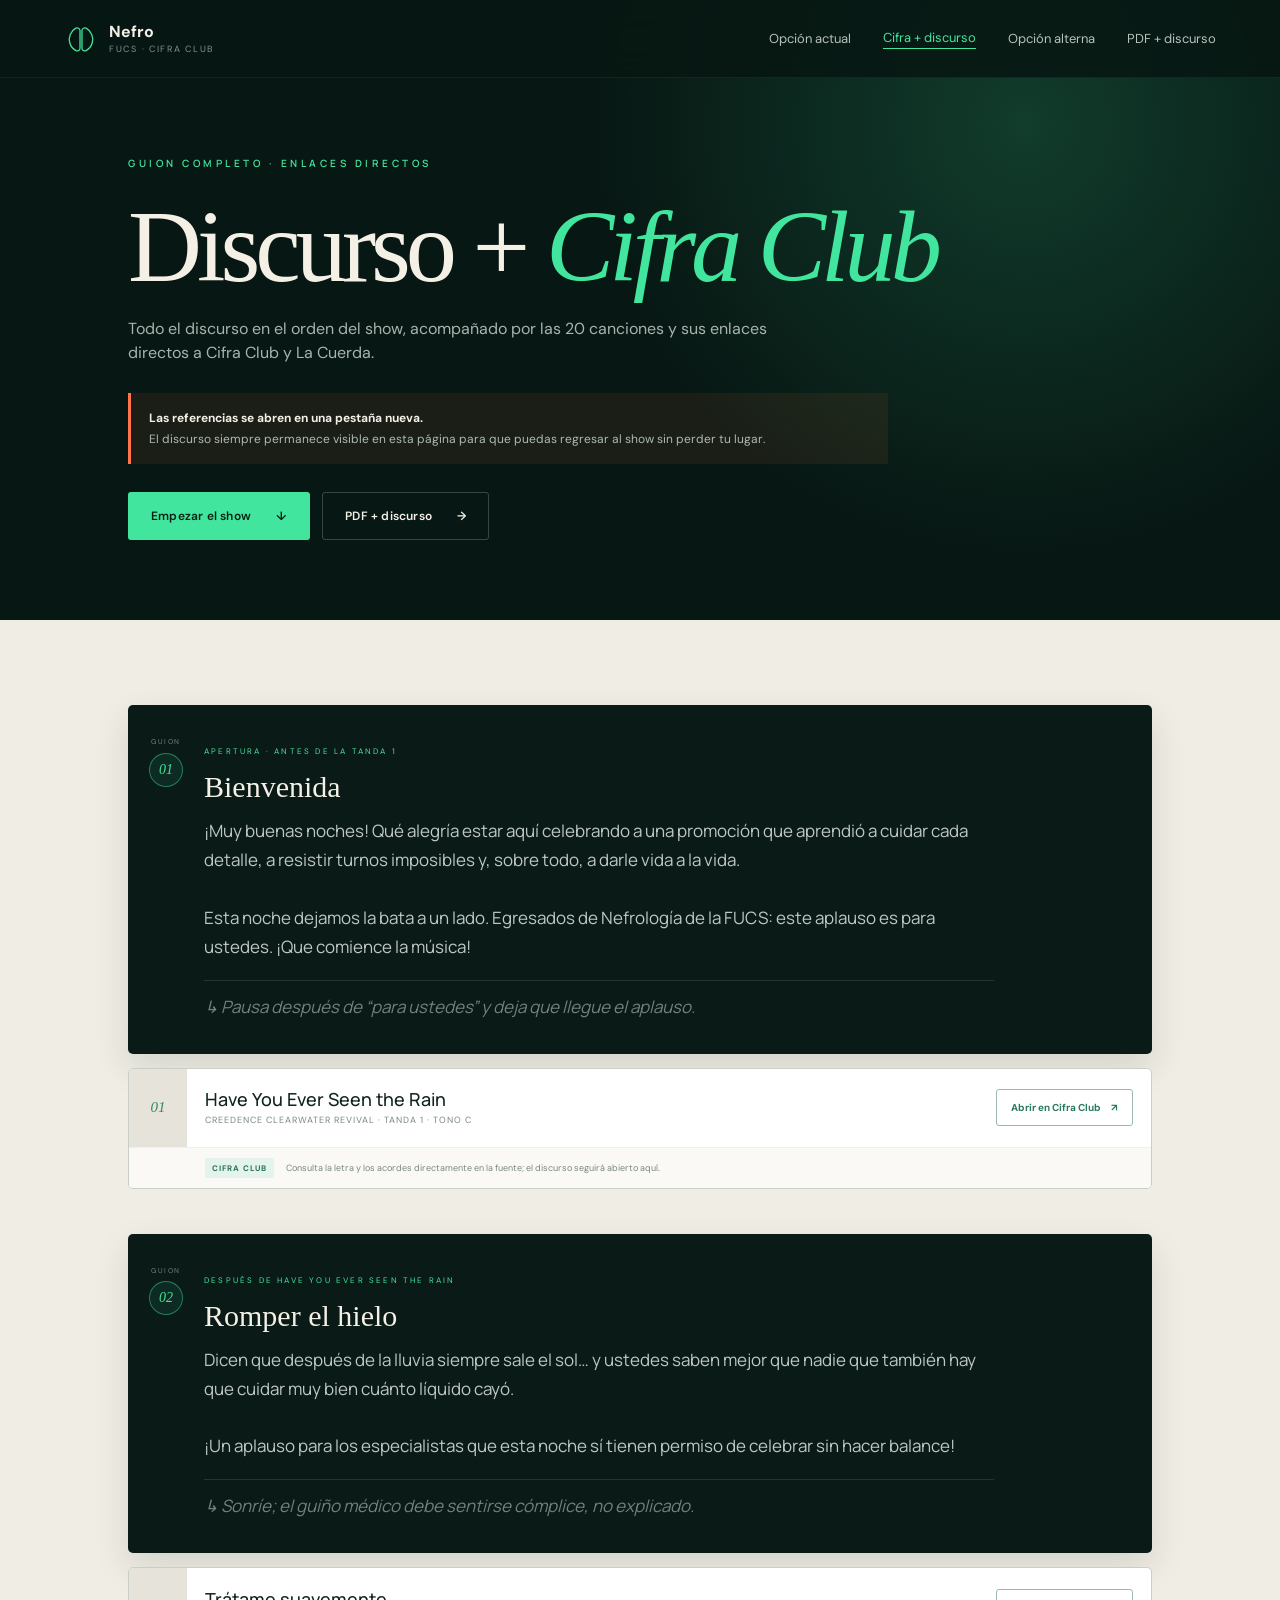
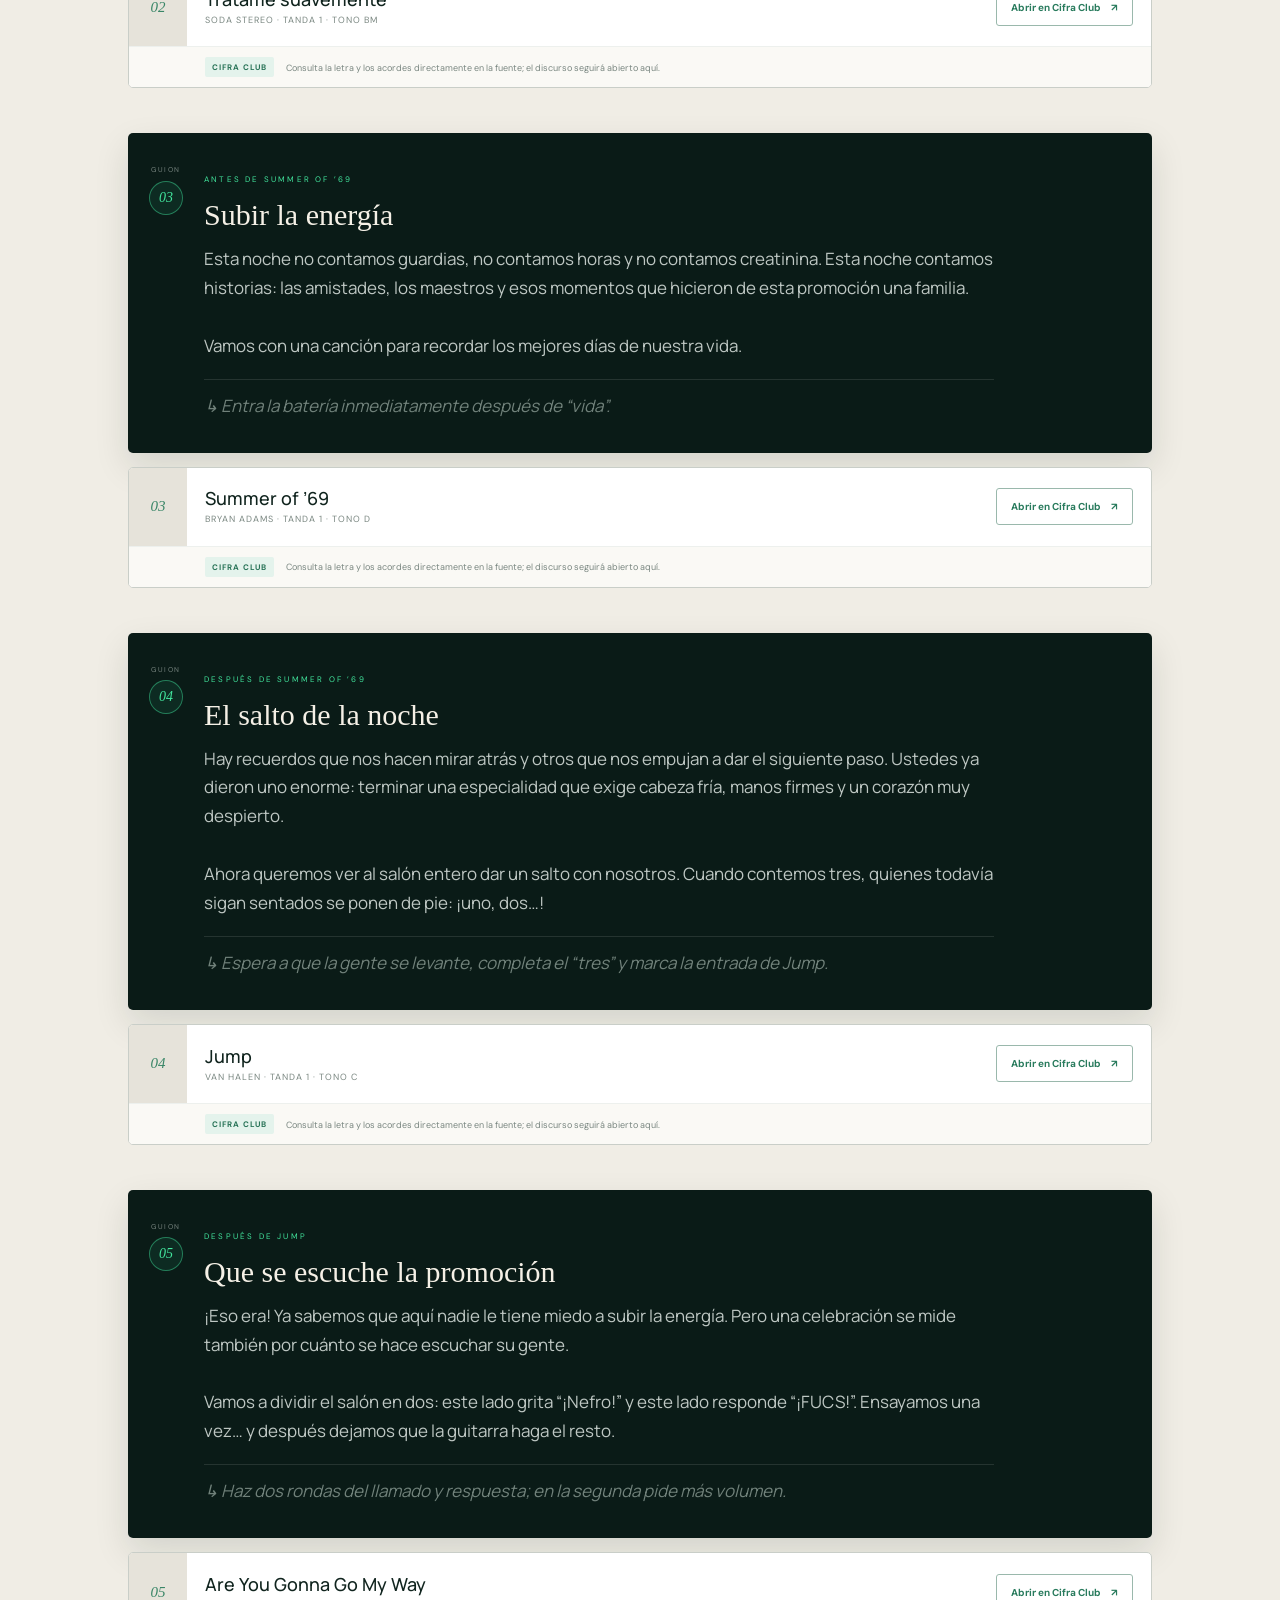
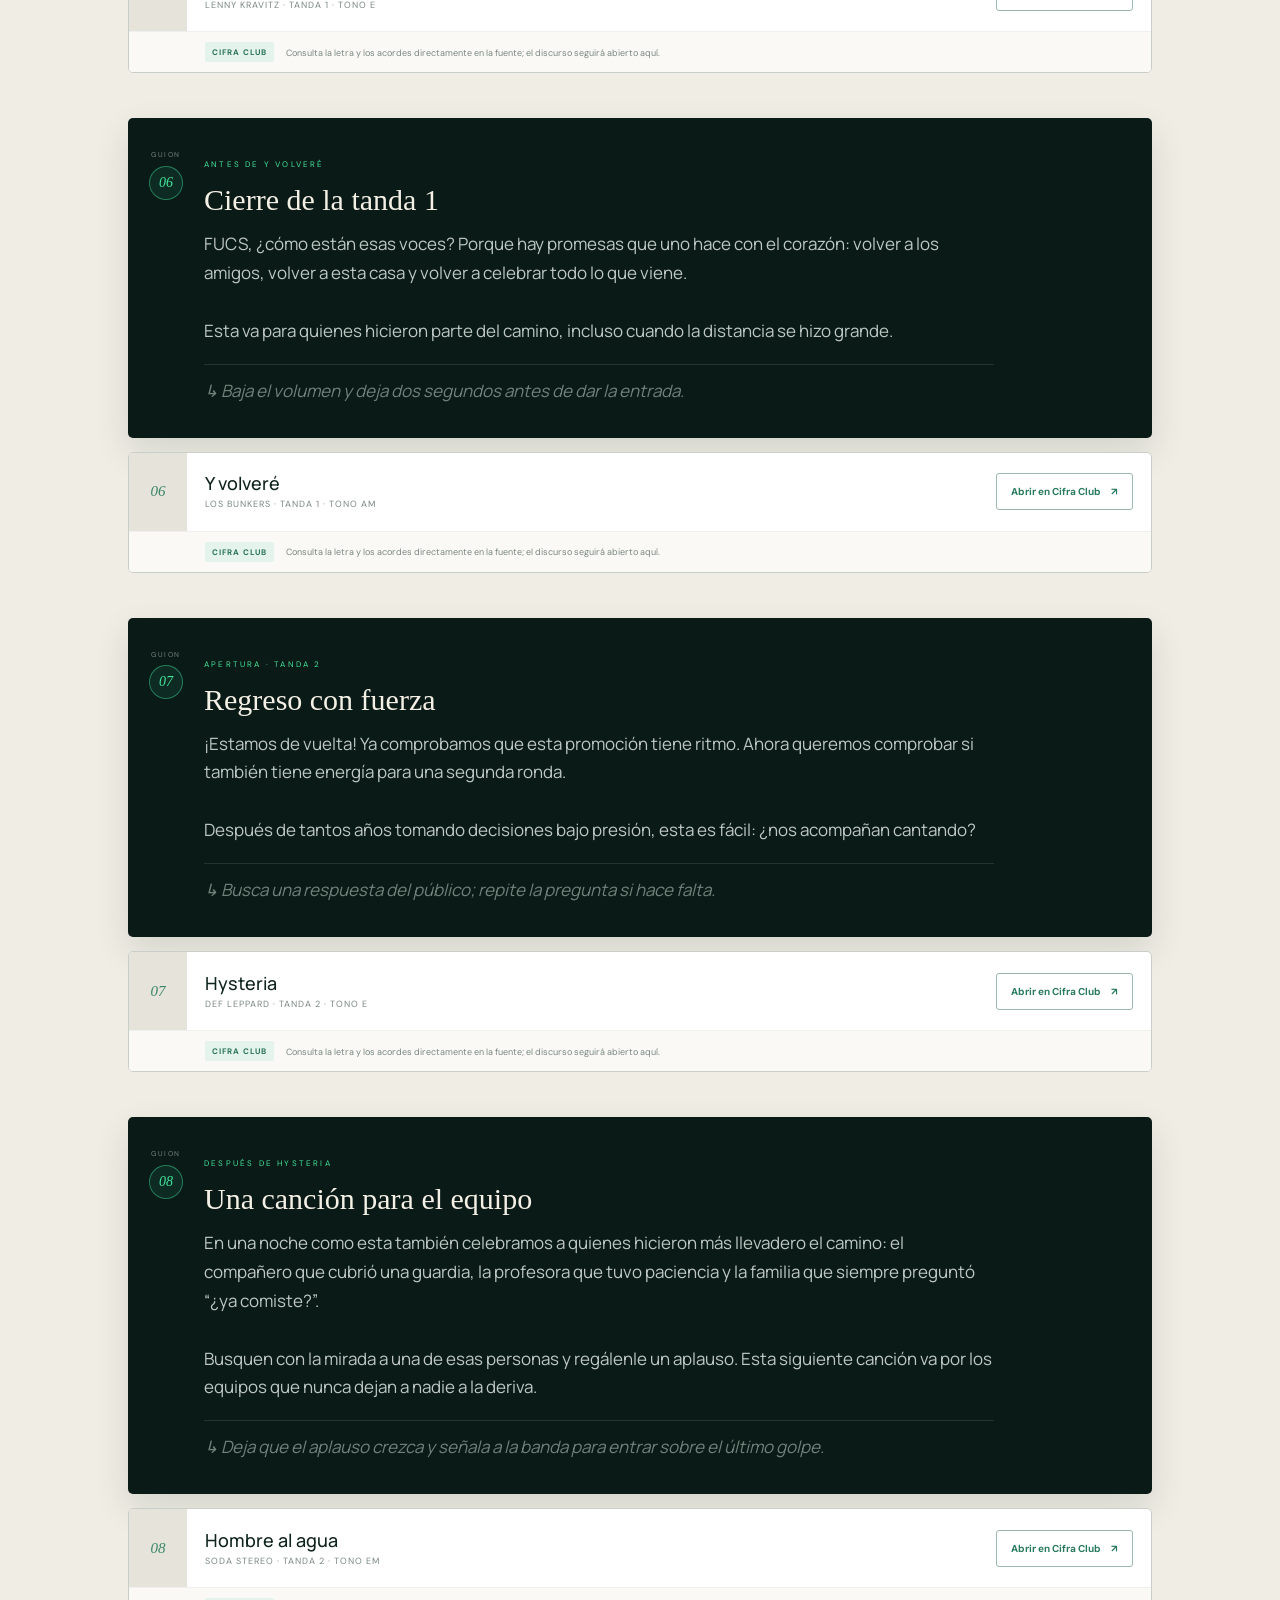
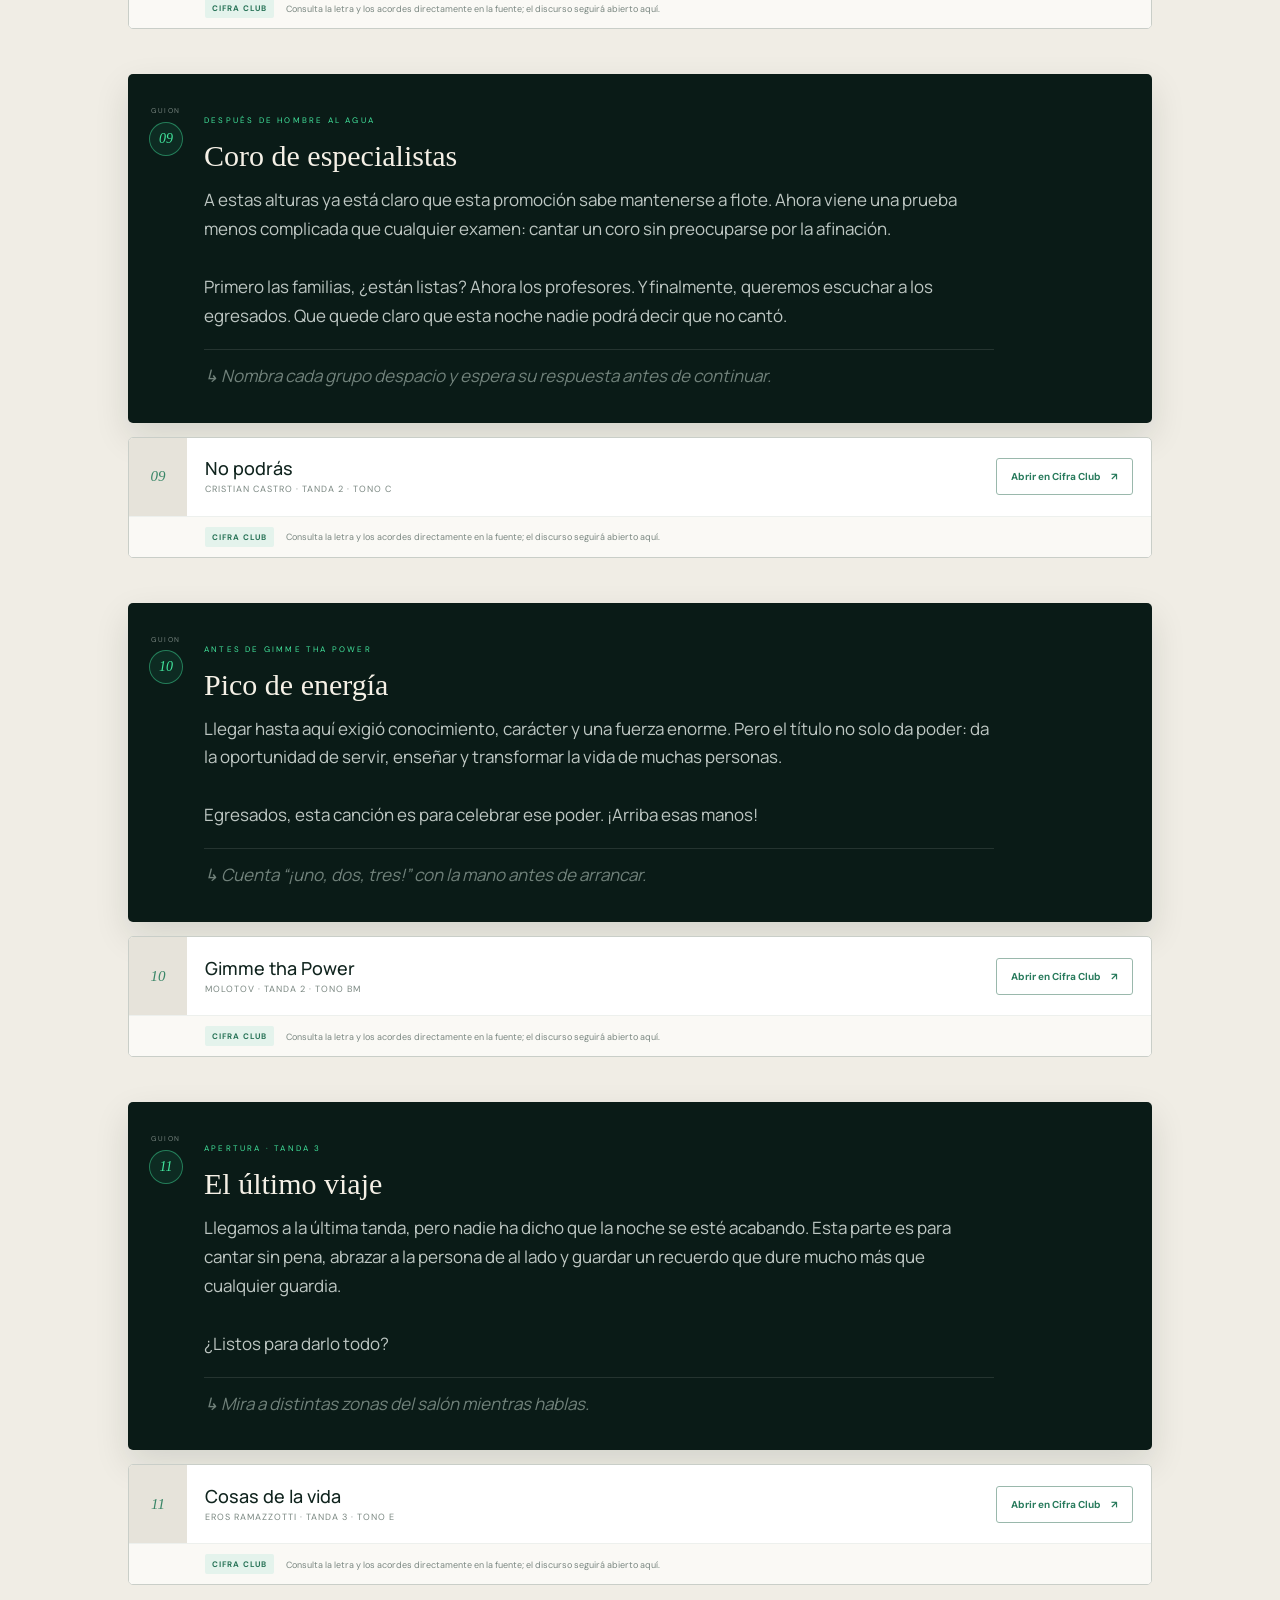
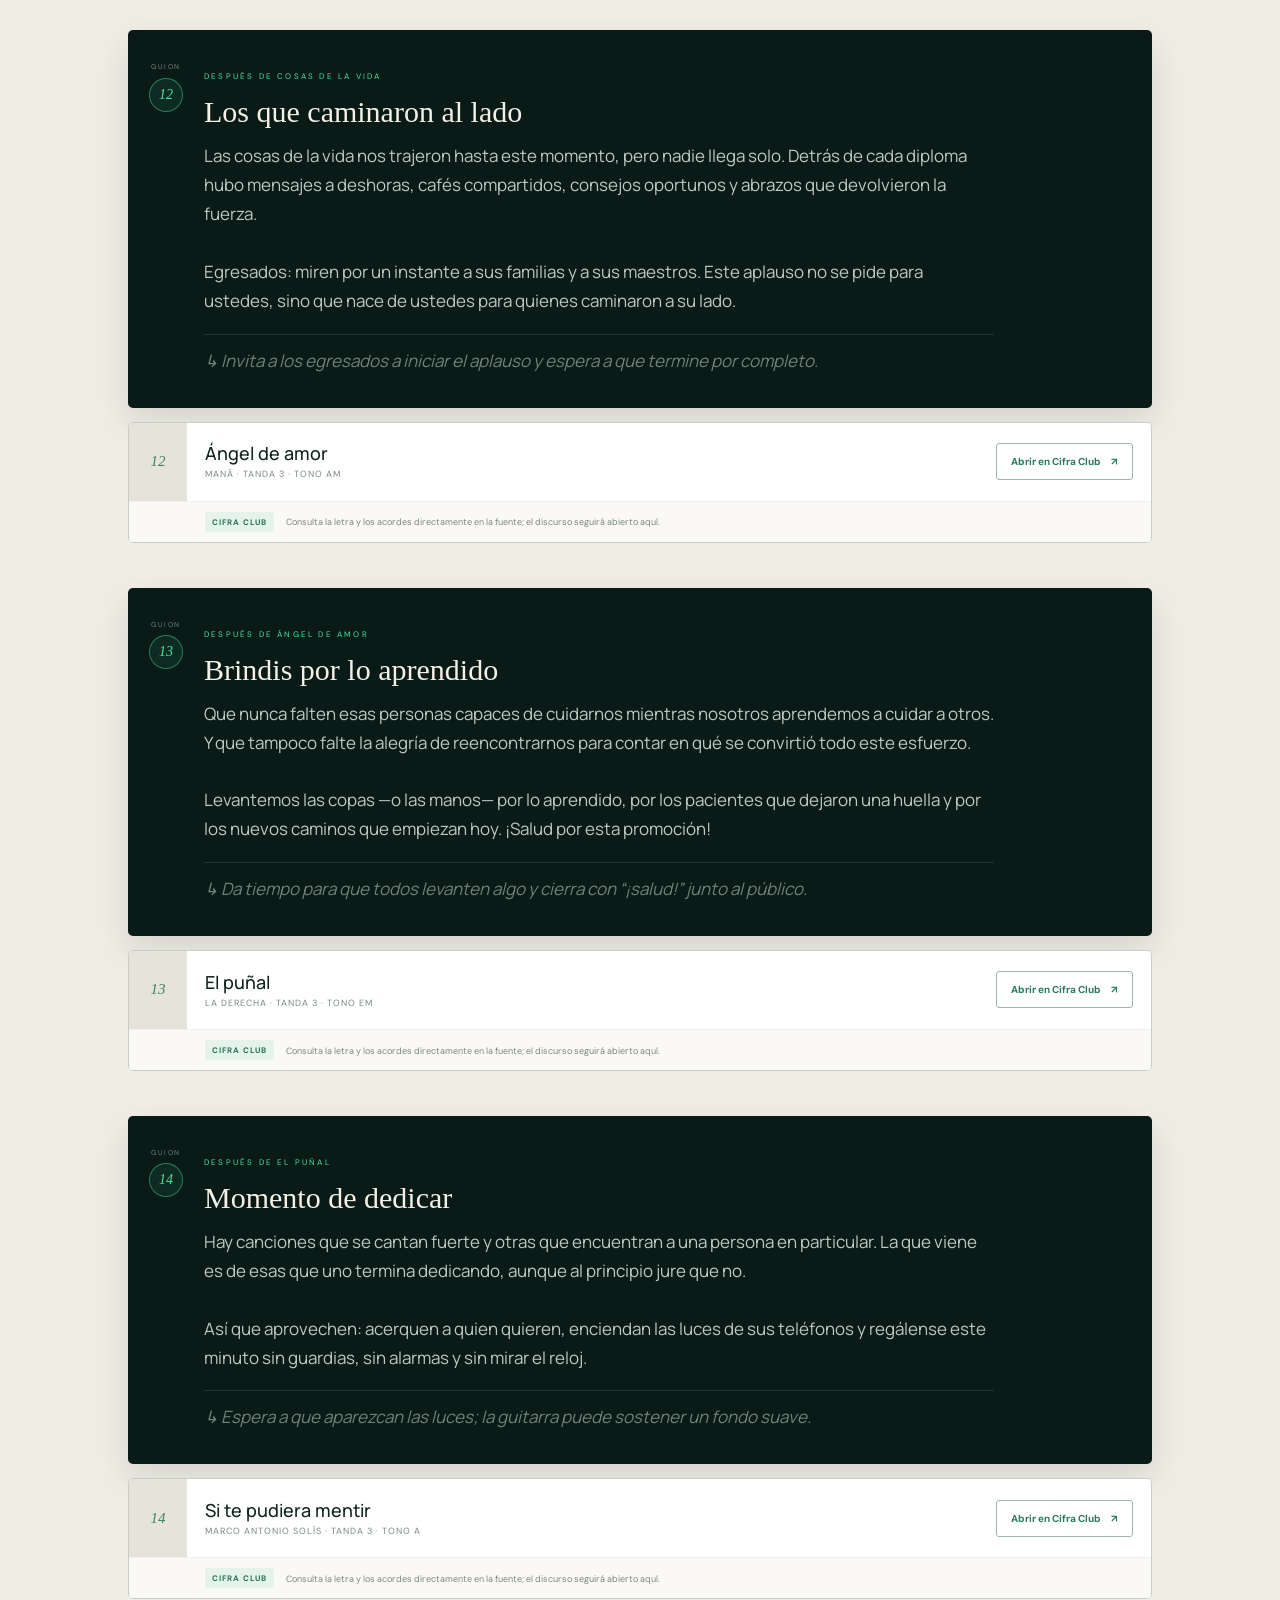
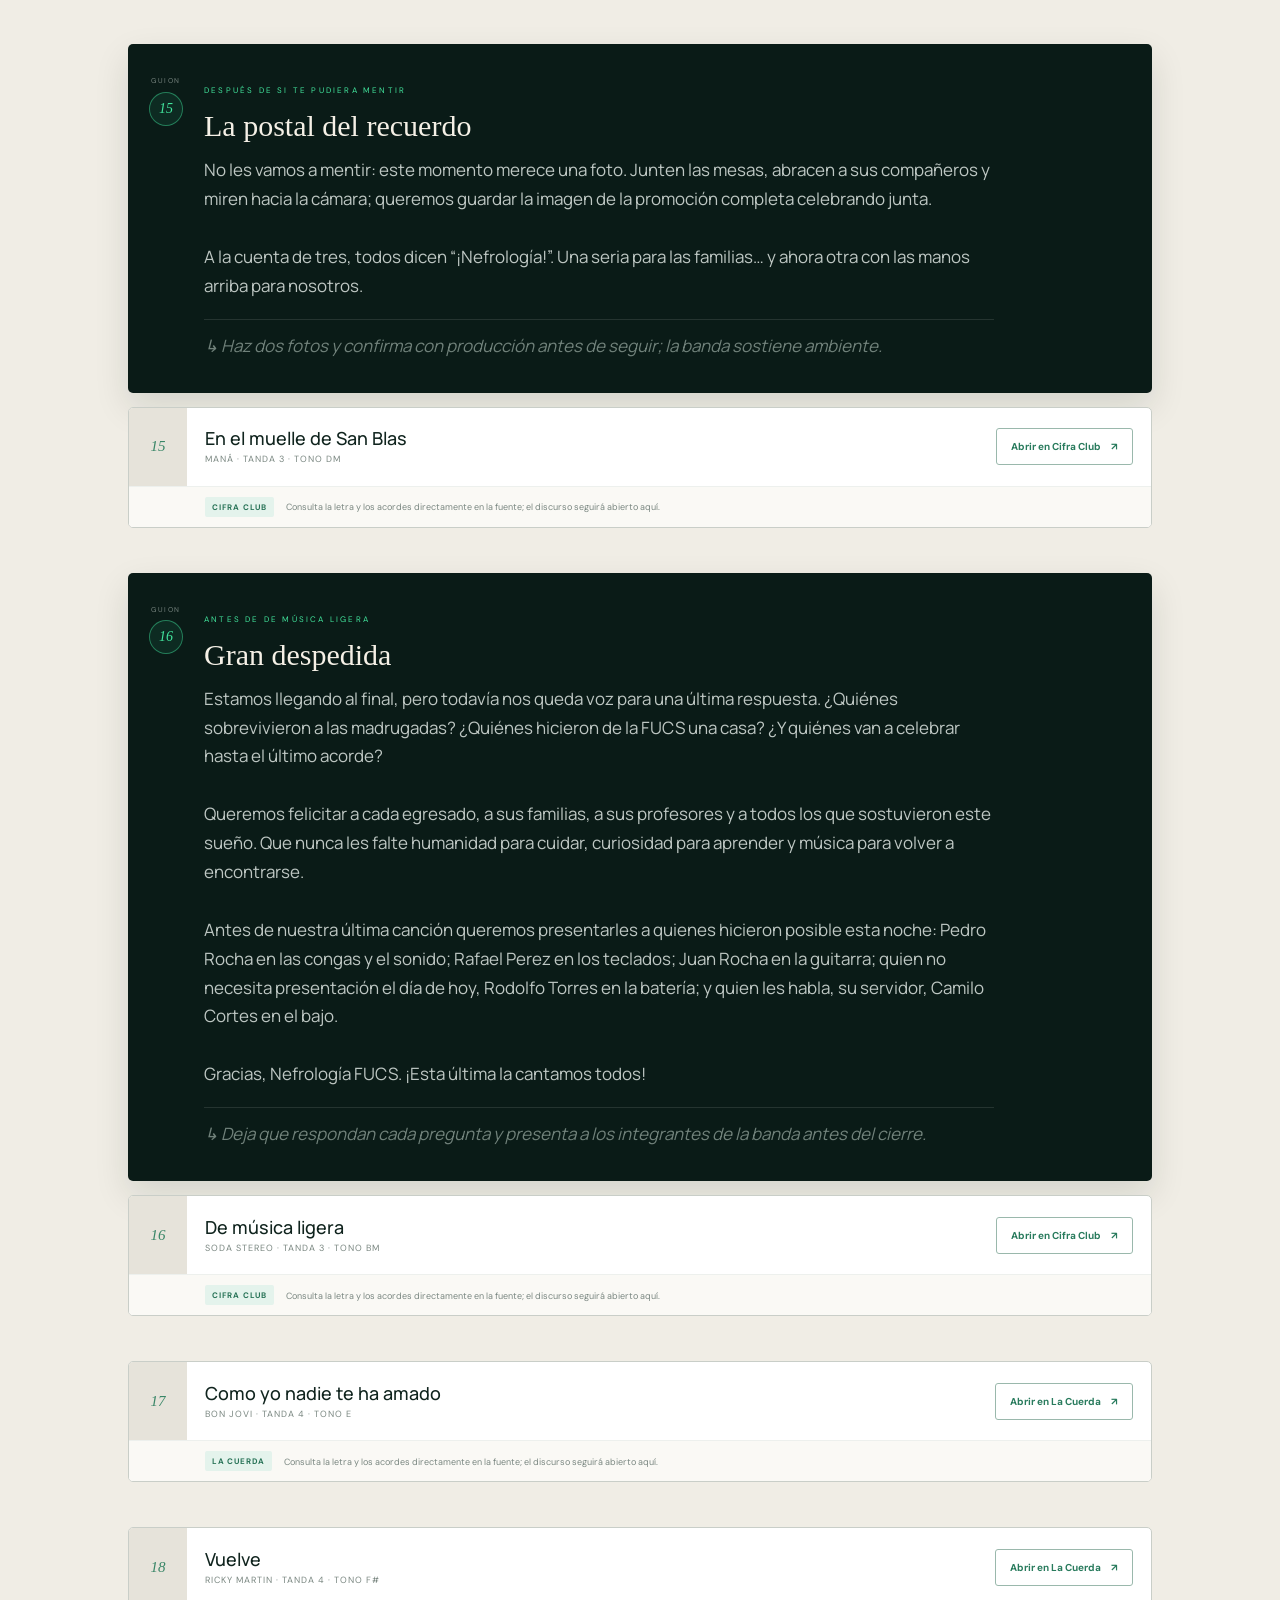
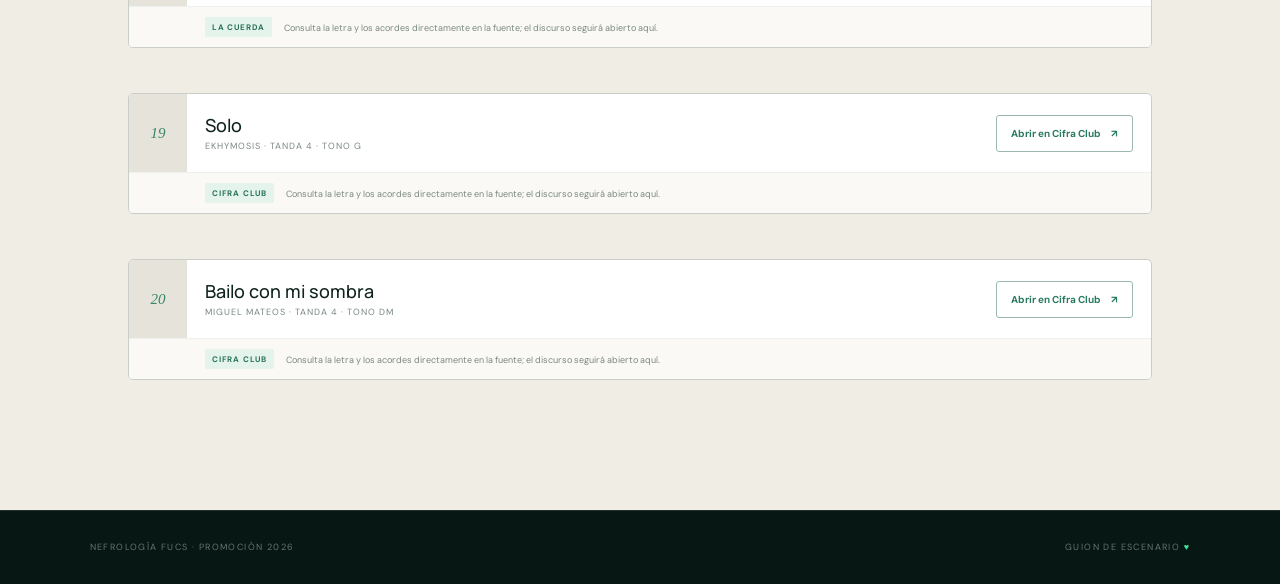
<file: cifra.html>
<!doctype html>
<html lang="es">
  <head>
    <meta charset="UTF-8" />
    <meta name="viewport" content="width=device-width, initial-scale=1.0" />
    <meta name="theme-color" content="#071713" />
    <meta name="description" content="Guion completo del concierto con enlaces directos a Cifra Club y La Cuerda." />
    <title>Guion + Cifra Club · Nefrología FUCS</title>
    <link rel="preconnect" href="https://fonts.googleapis.com" />
    <link rel="preconnect" href="https://fonts.gstatic.com" crossorigin />
    <link href="https://fonts.googleapis.com/css2?family=DM+Sans:wght@400;500;600;700&amp;family=Manrope:wght@400;500;600;700&amp;display=swap" rel="stylesheet" />
    <link rel="stylesheet" href="styles.css" />
  </head>
  <body class="alternate-page cifra-page">
    <header class="topbar">
      <a class="brand" href="index.html" aria-label="Volver al sitio principal">
        <span class="brand-mark" aria-hidden="true"><svg viewBox="0 0 48 48"><path d="M16.7 8.7c-7.3 4.1-10.8 12.6-8.6 20.6 1.3 4.8 4.5 8.7 8.8 11.1 2.6 1.4 5.7-.5 5.7-3.5V12.1c0-3-3.3-4.8-5.9-3.4Z"/><path d="M31.3 8.7c7.3 4.1 10.8 12.6 8.6 20.6-1.3 4.8-4.5 8.7-8.8 11.1-2.6 1.4-5.7-.5-5.7-3.5V12.1c0-3 3.3-4.8 5.9-3.4Z"/></svg></span>
        <span><b>Nefro</b><small>FUCS · Cifra Club</small></span>
      </a>
      <nav class="option-nav" aria-label="Opciones del cancionero">
        <a href="index.html">Opción actual</a>
        <a class="active-option" href="cifra.html" aria-current="page">Cifra + discurso</a>
        <a href="alt.html">Opción alterna</a>
        <a href="pdf.html">PDF + discurso</a>
      </nav>
    </header>
    <main>
      <section class="alt-intro cifra-intro">
        <span class="kicker">GUION COMPLETO · ENLACES DIRECTOS</span>
        <h1>Discurso + <em>Cifra Club</em></h1>
<p>Todo el discurso en el orden del show, acompañado por las 20 canciones y sus enlaces directos a Cifra Club y La Cuerda.</p>
        <div class="source-warning"><b>Las referencias se abren en una pestaña nueva.</b> El discurso siempre permanece visible en esta página para que puedas regresar al show sin perder tu lugar.</div>
        <div class="alt-actions"><a class="button primary" href="#recorrido-cifra">Empezar el show <span>↓</span></a><a class="button ghost" href="pdf.html">PDF + discurso <span>→</span></a></div>
      </section>
      <section class="cifra-repertoire" id="recorrido-cifra" aria-live="polite"></section>
    </main>
    <footer><span>Nefrología FUCS · Promoción 2026</span><span>Guion de escenario <b>♥</b></span></footer>
    <script src="cifra.js"></script>
  </body>
</html>
</file>
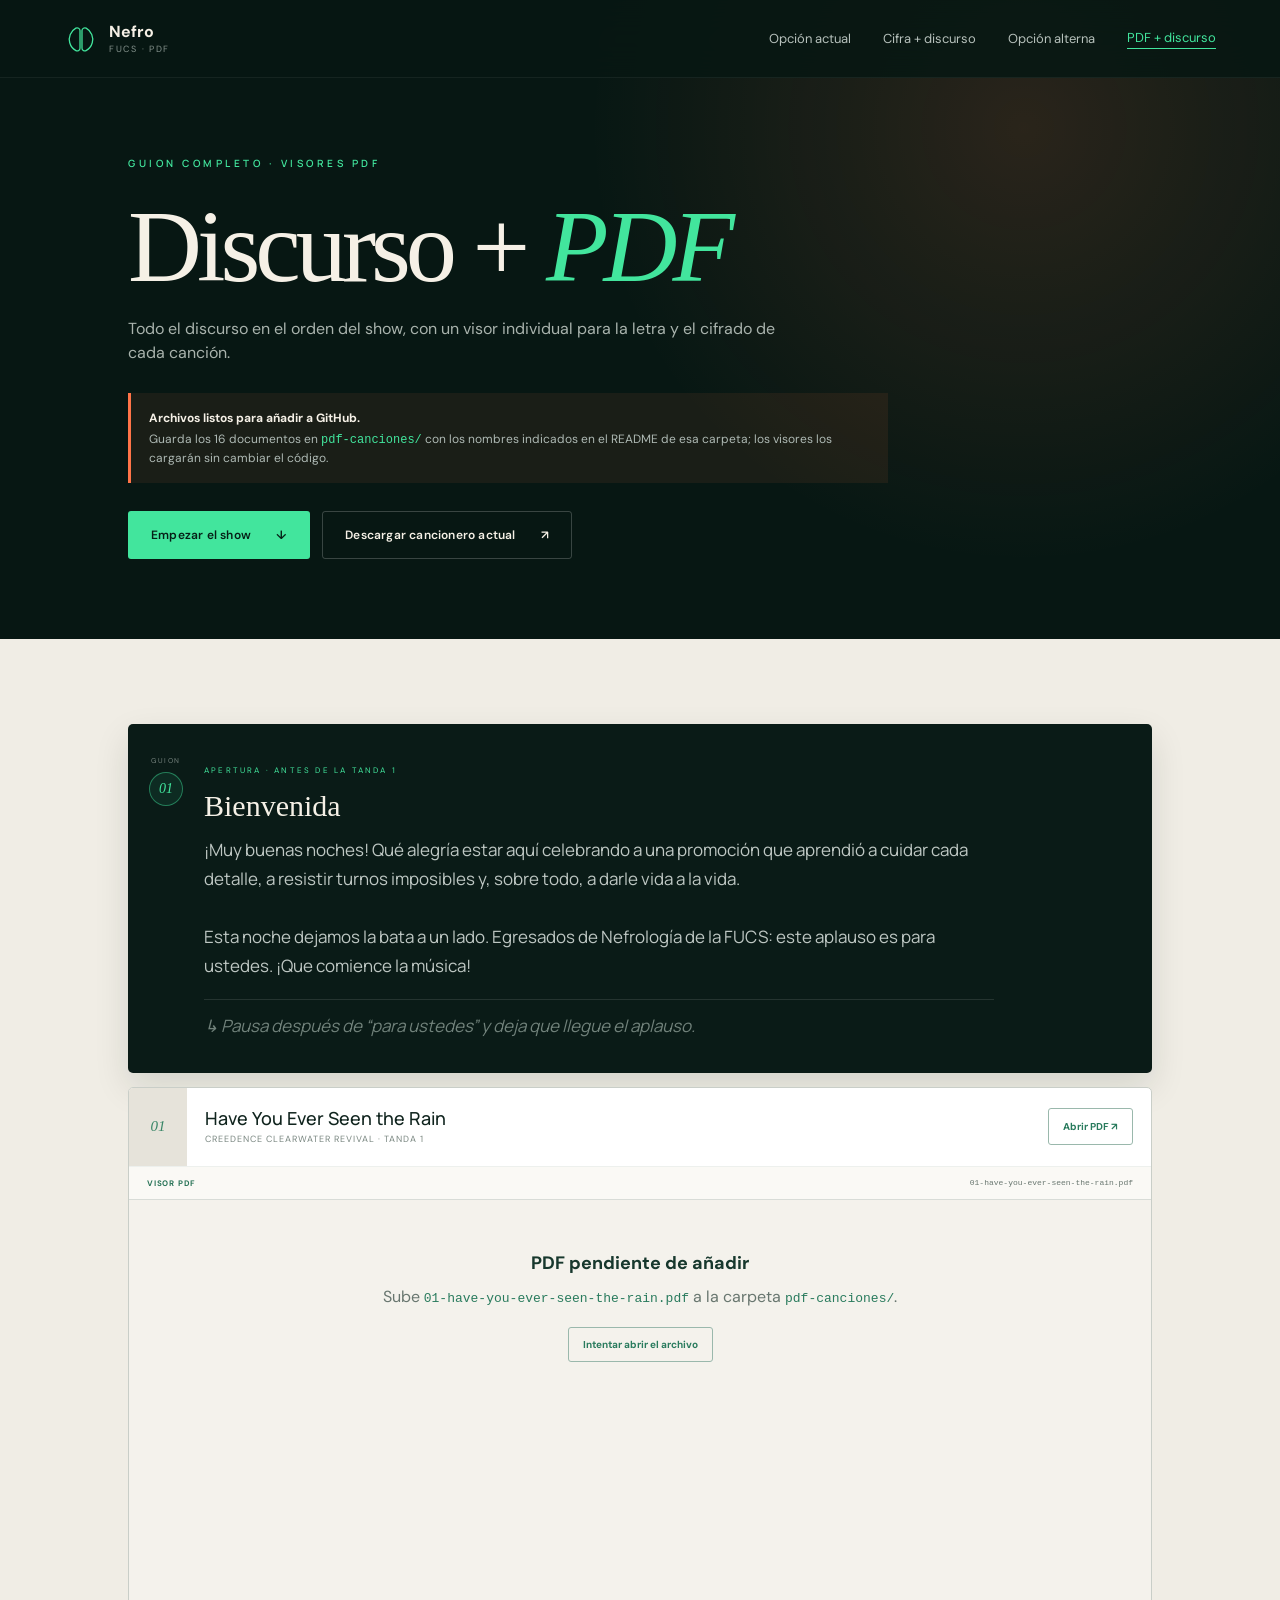
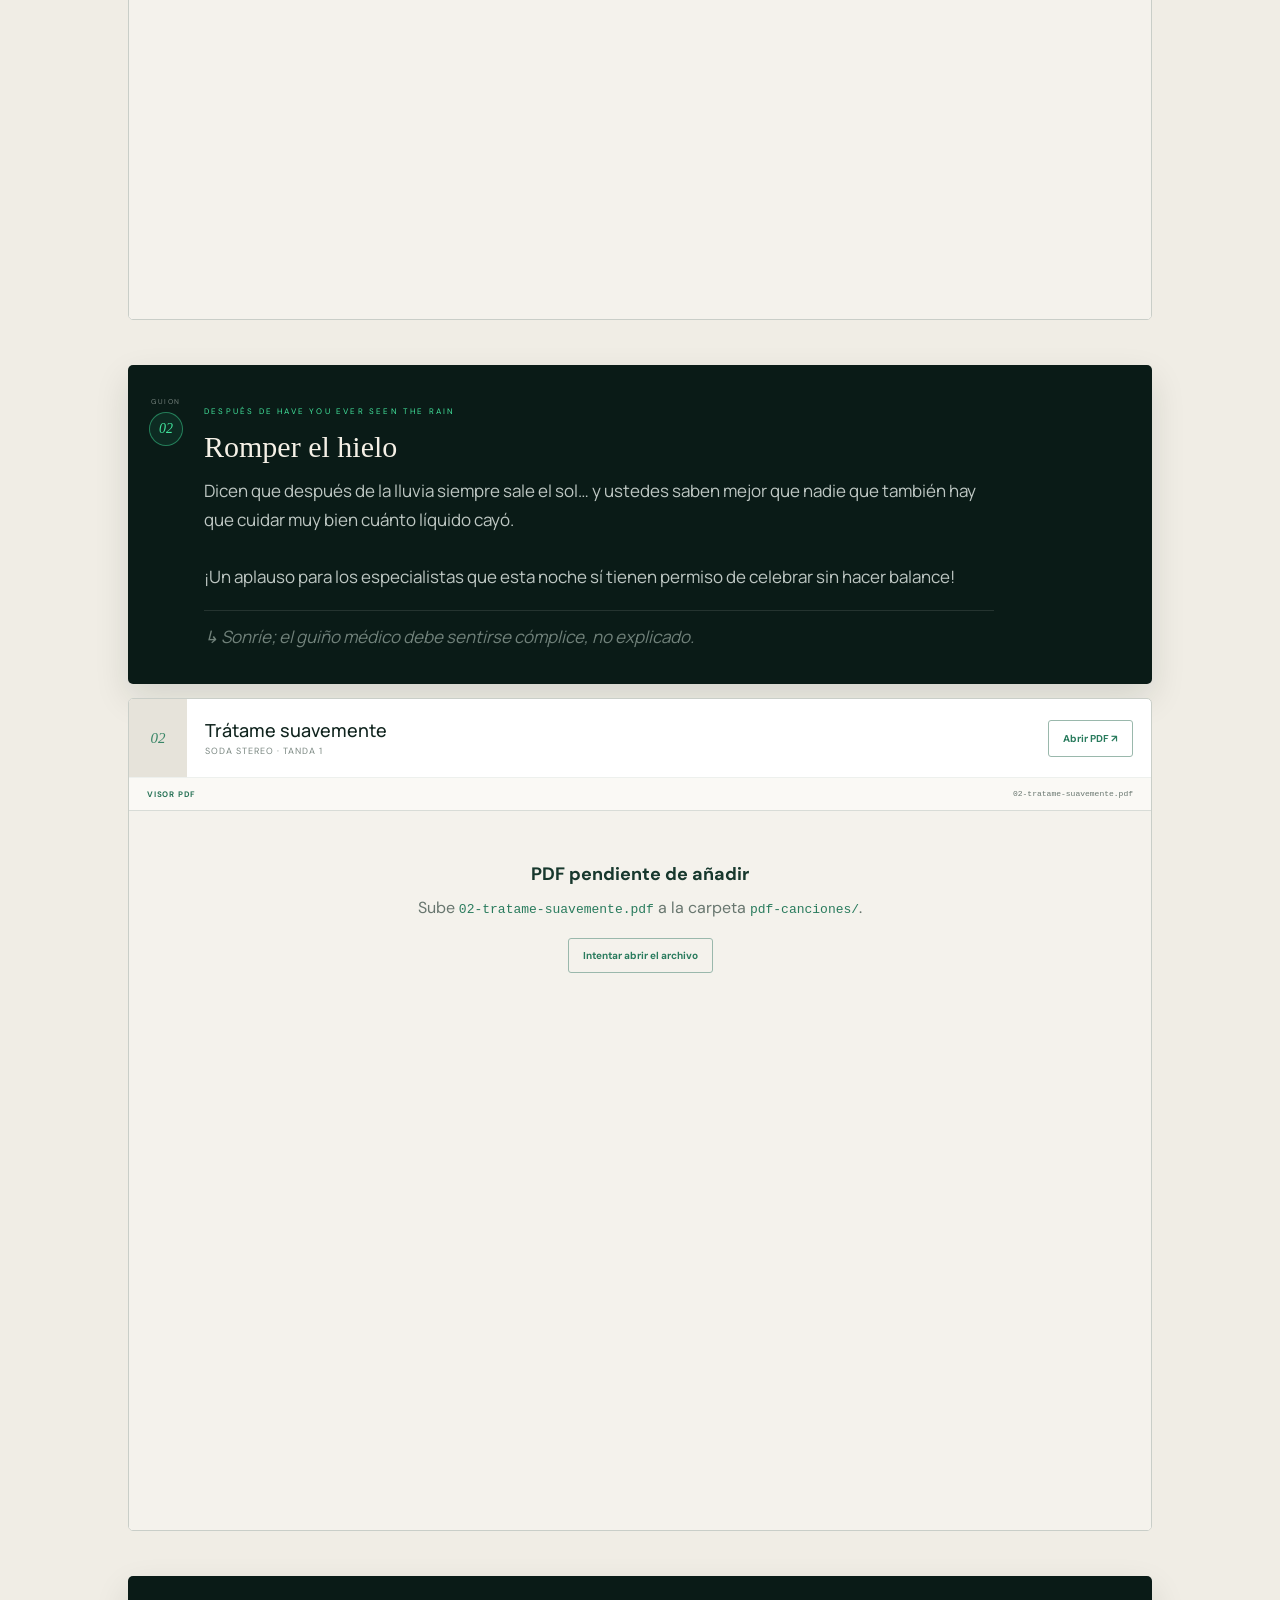
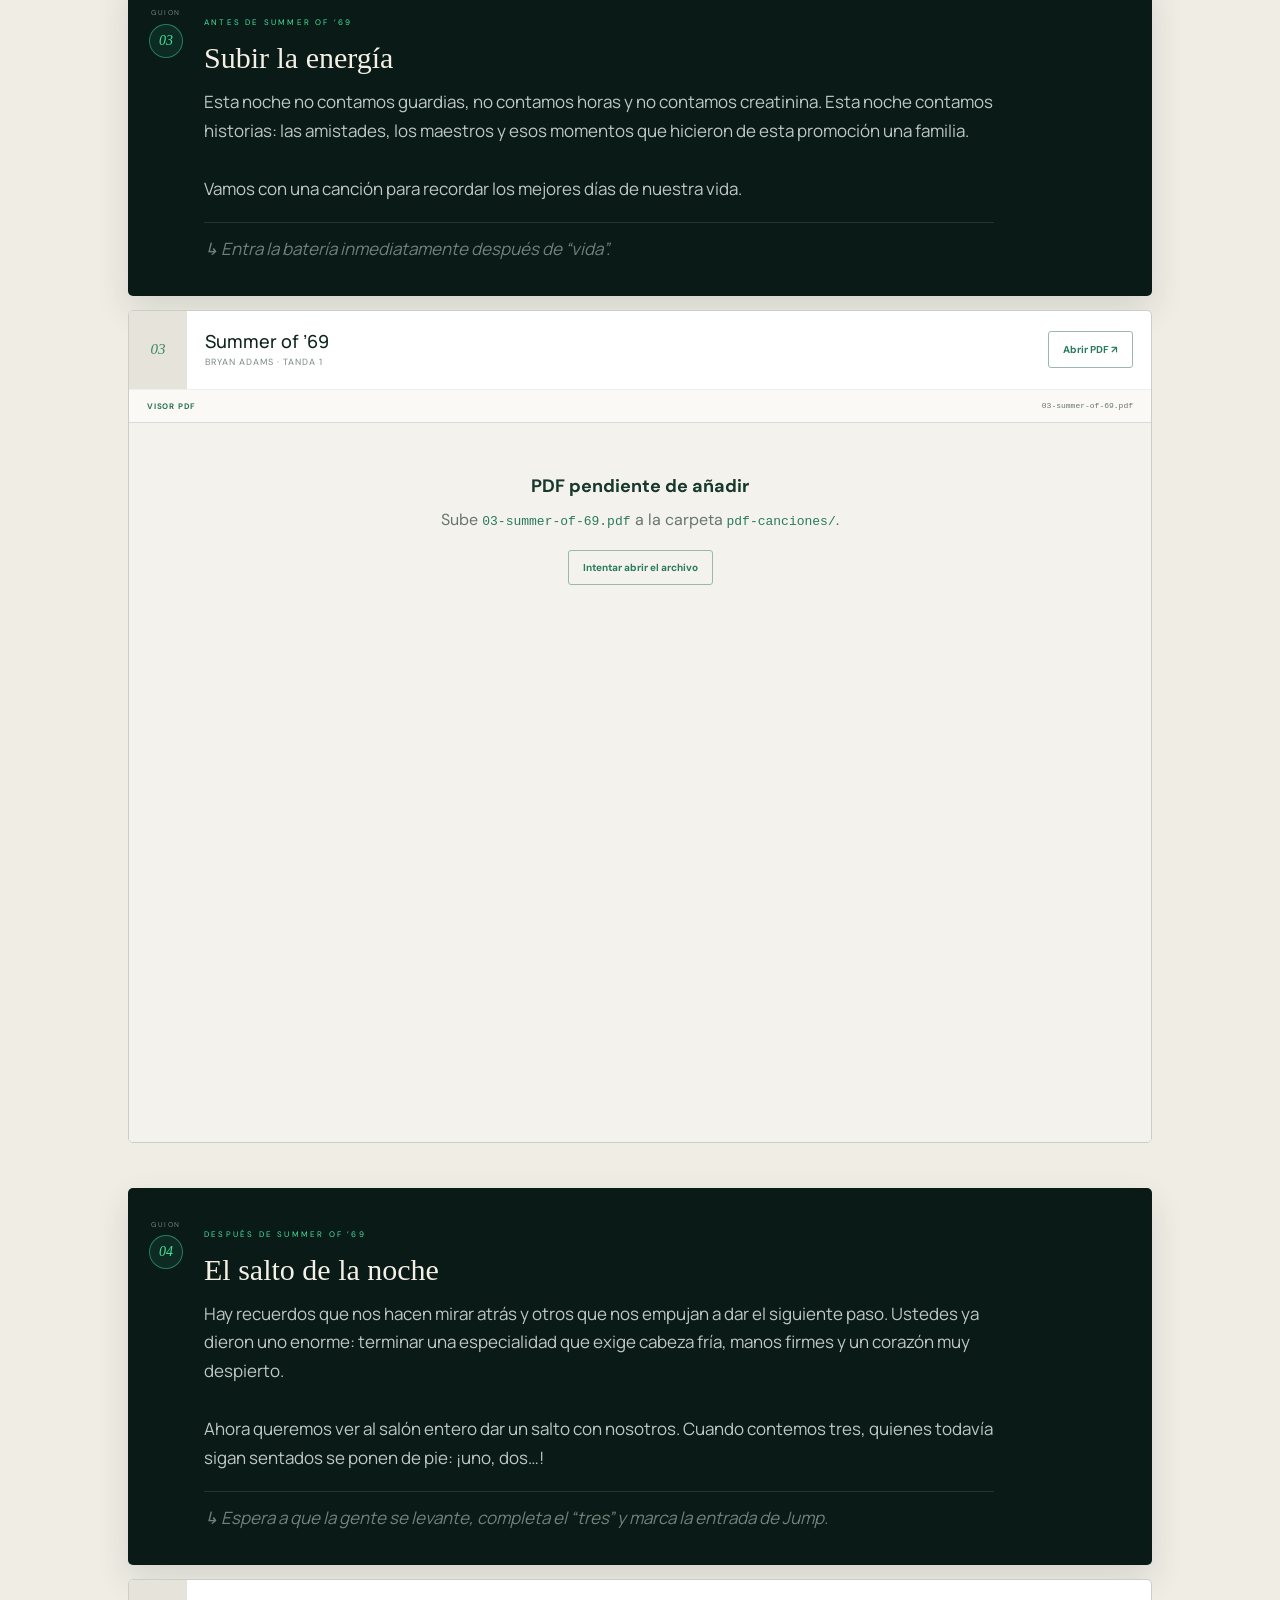
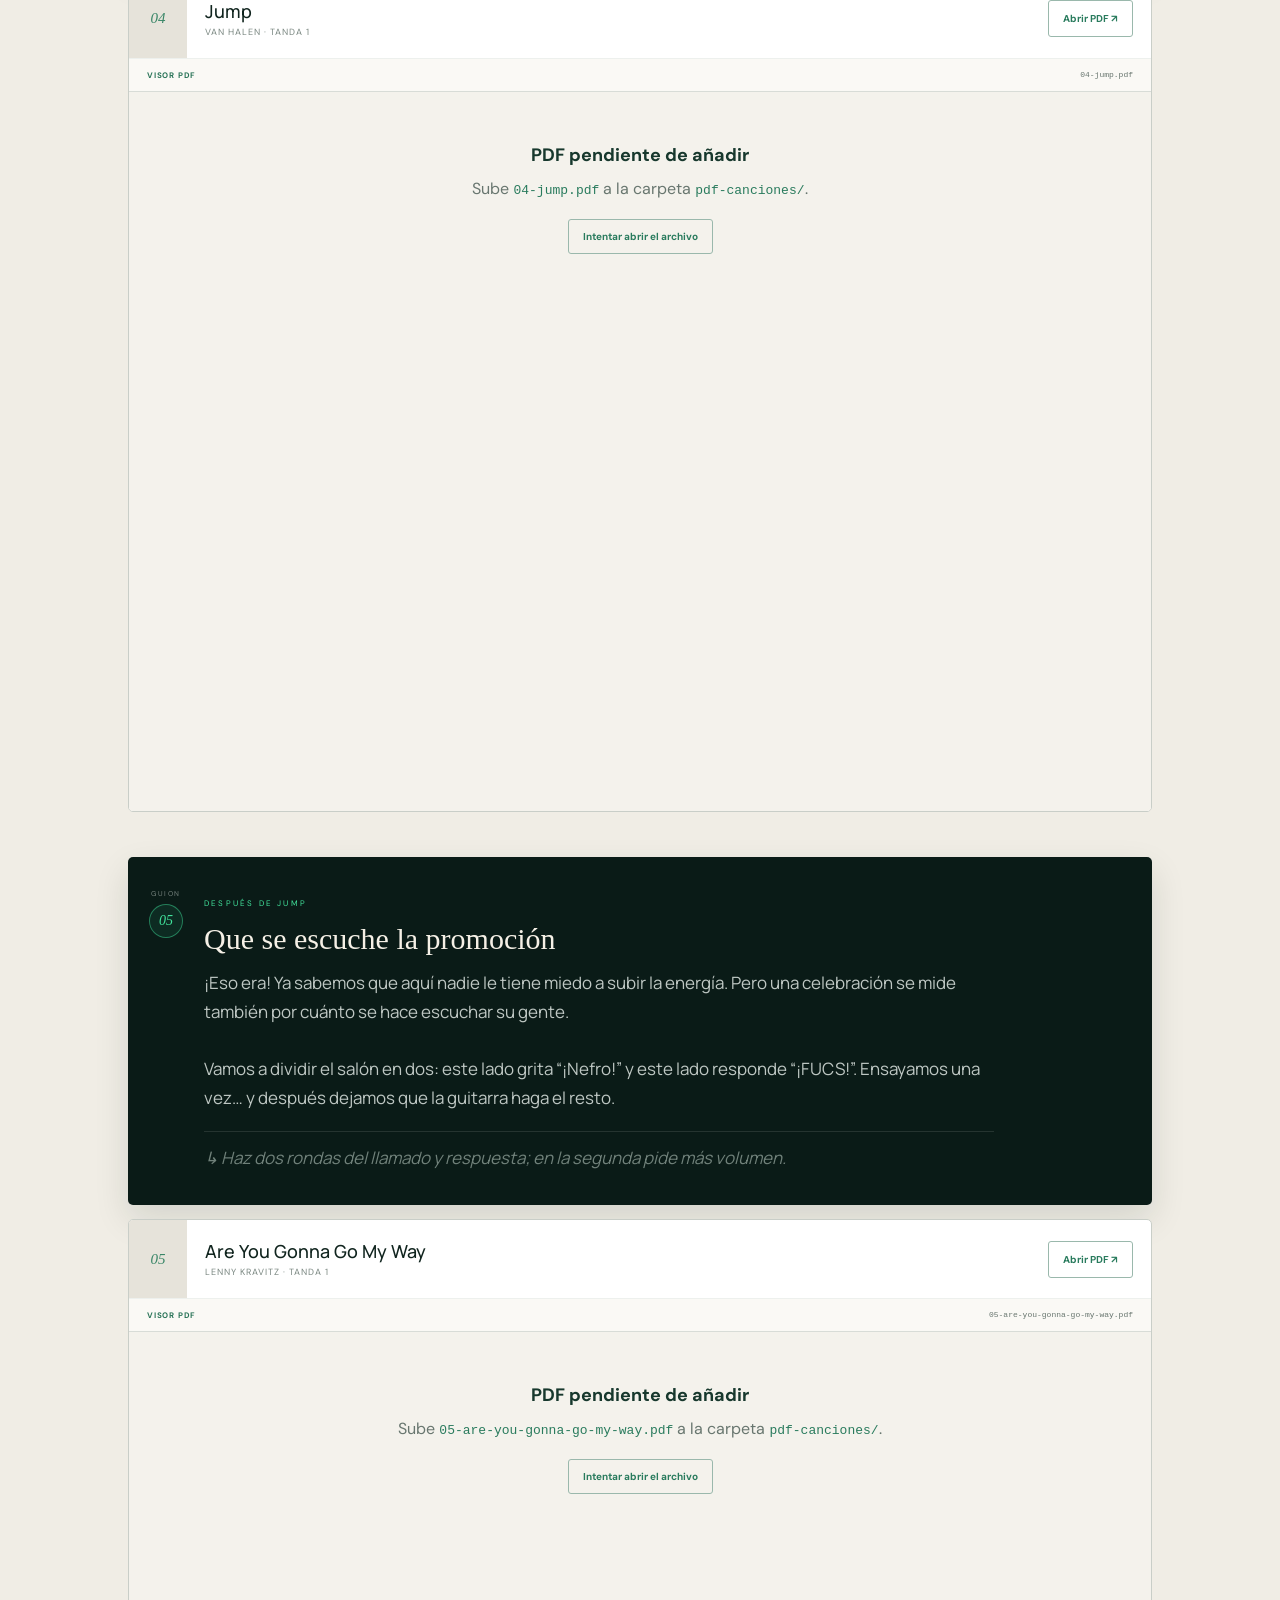
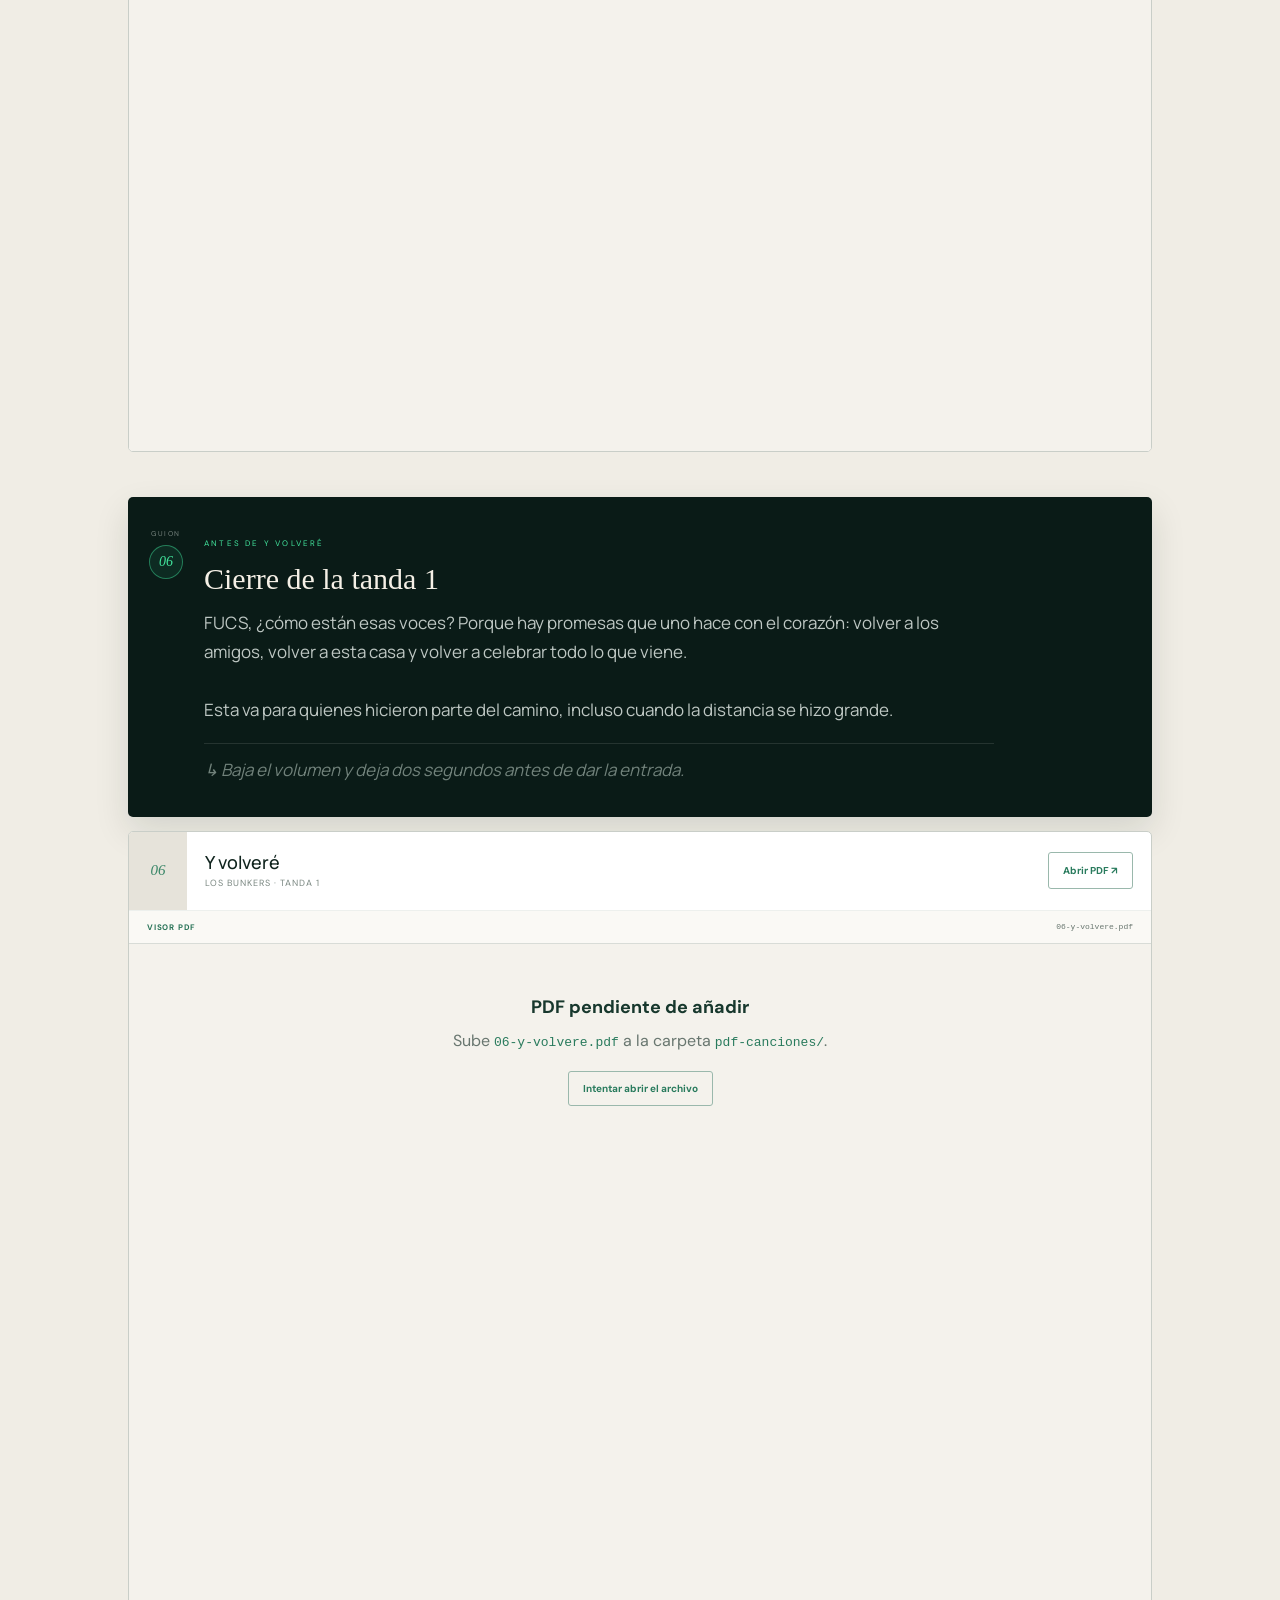
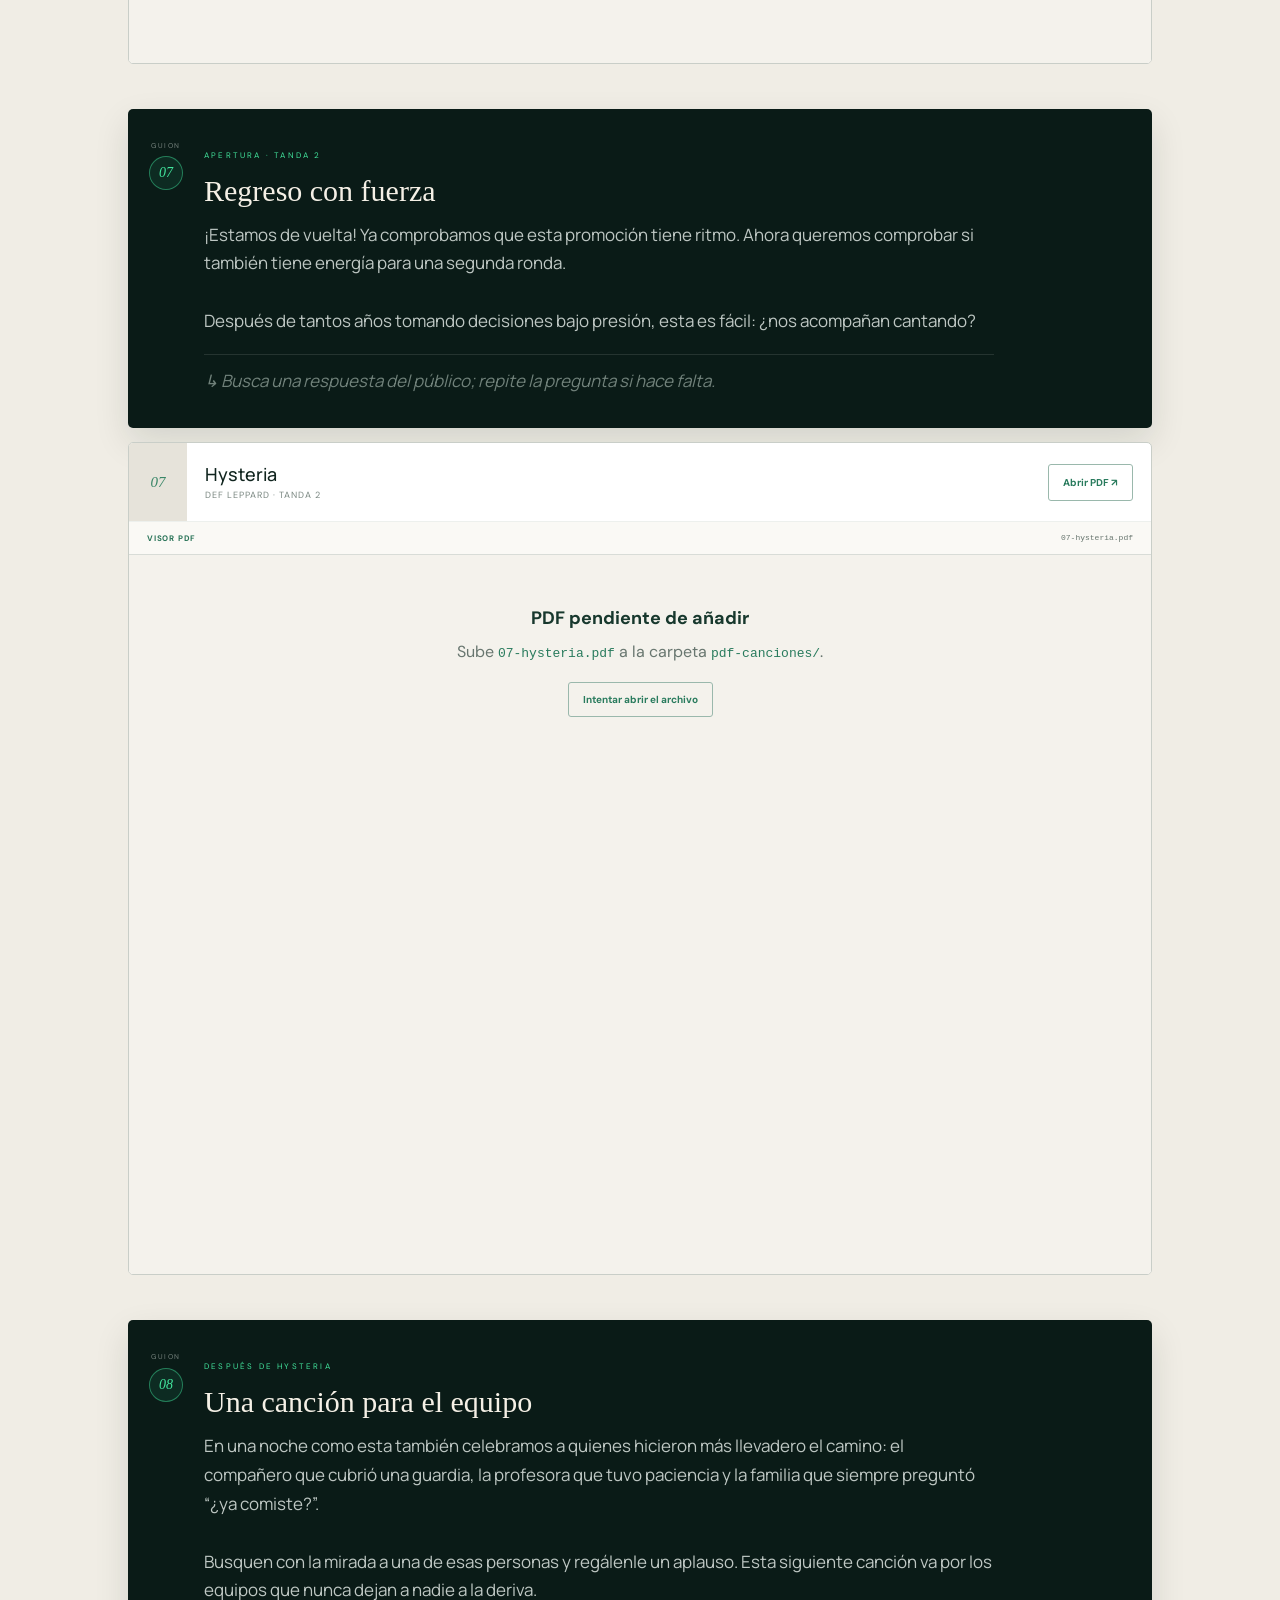
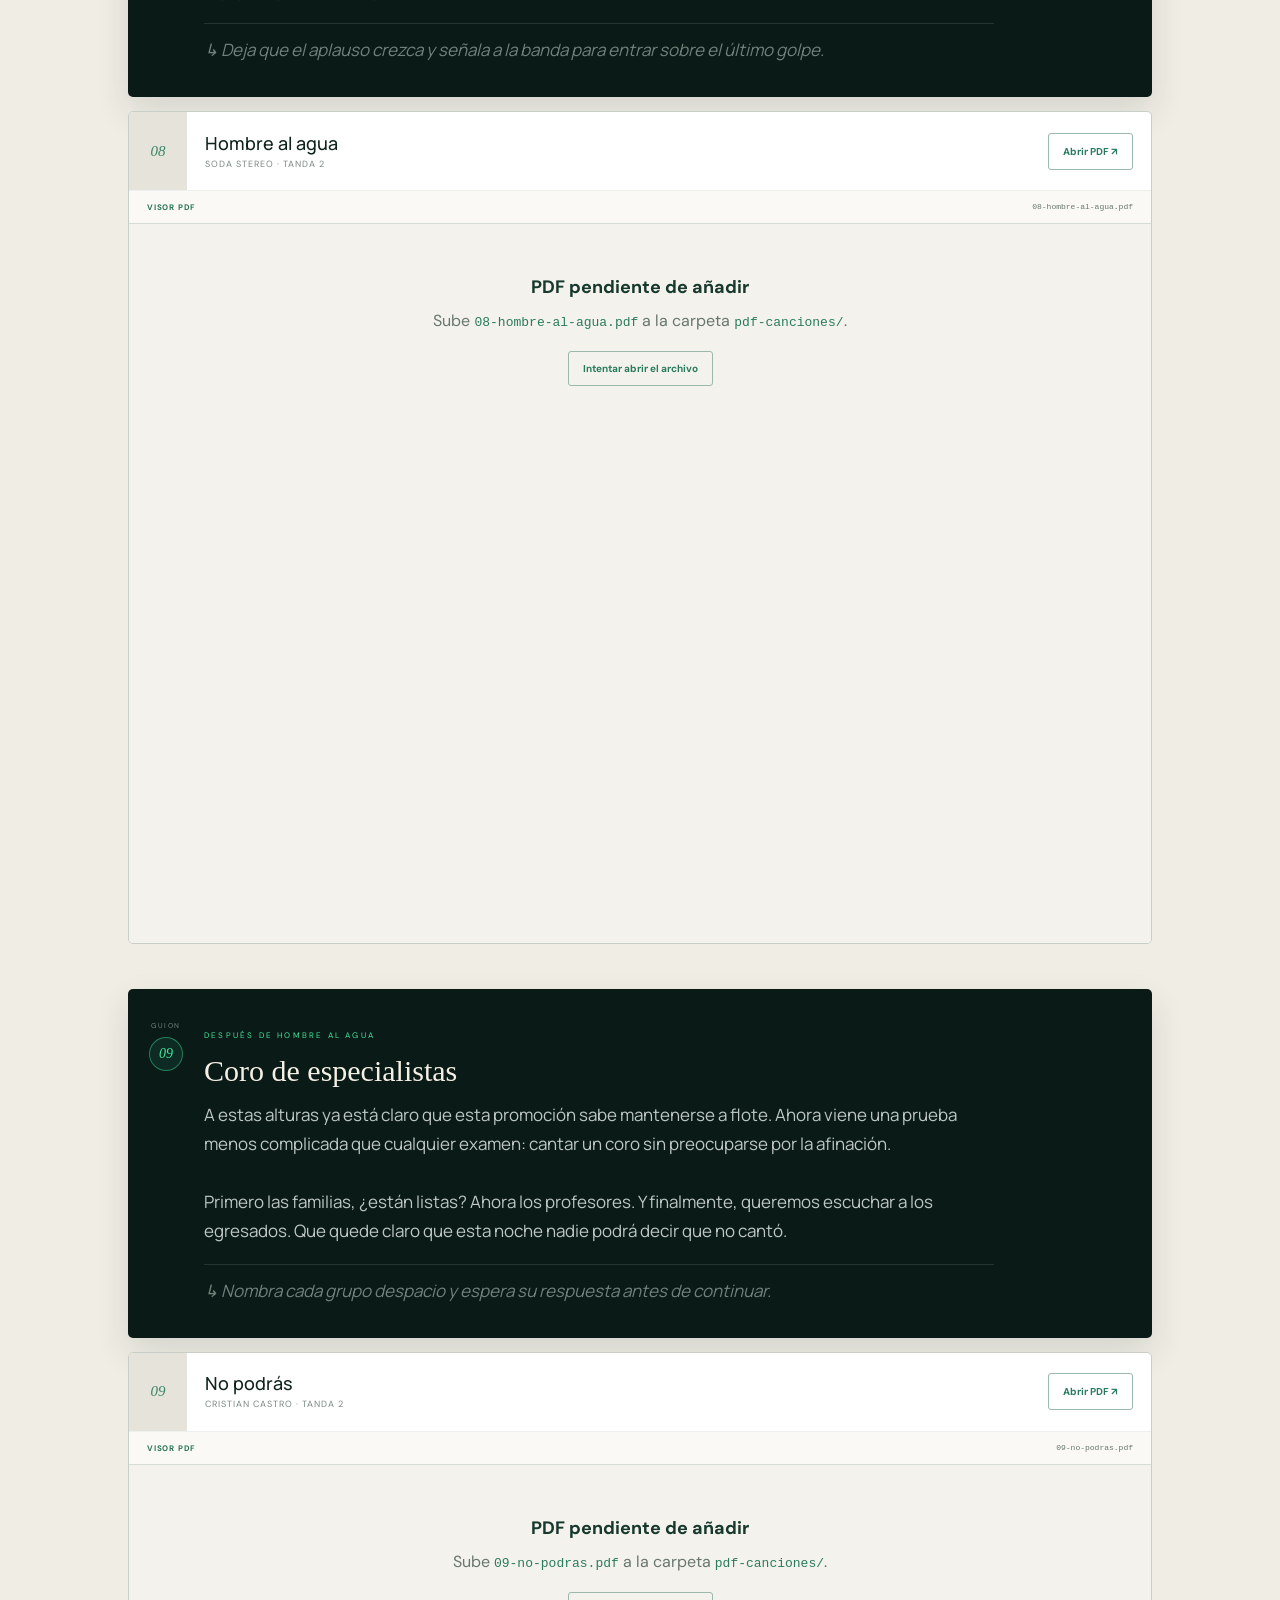
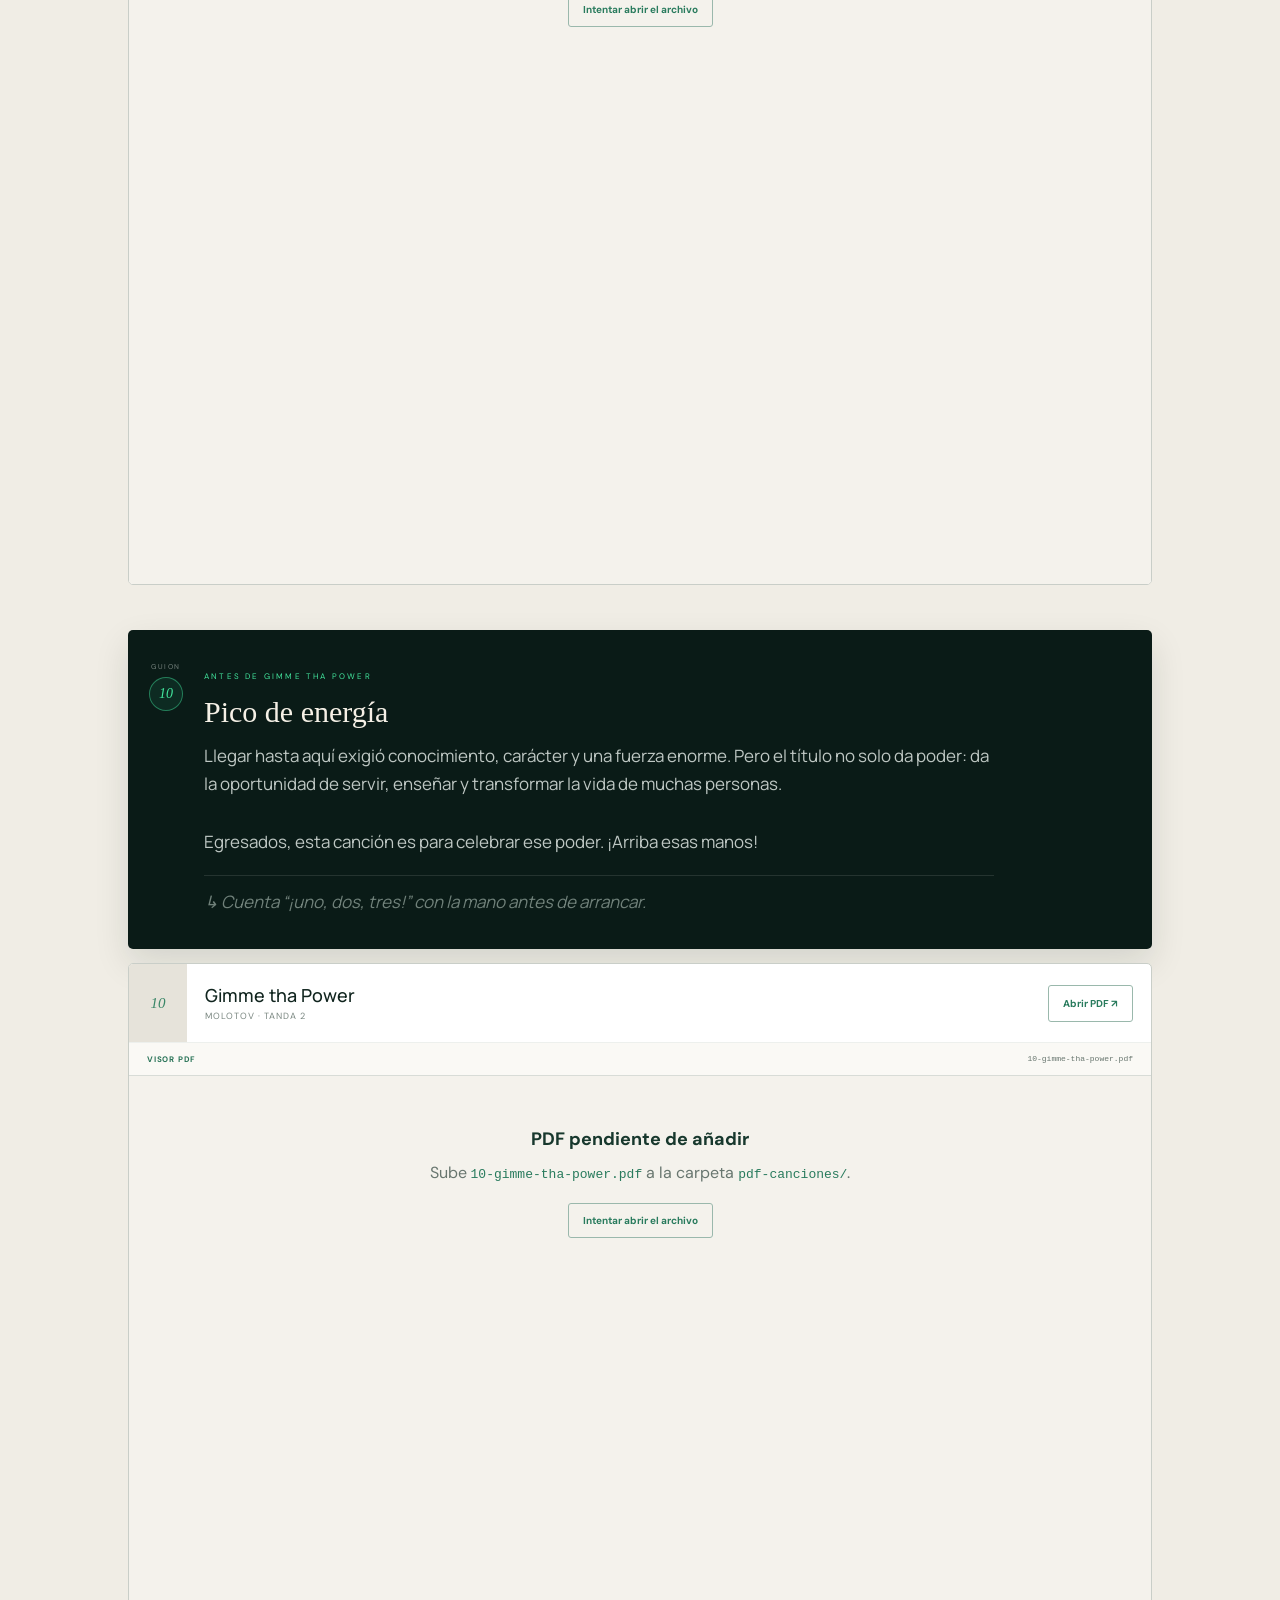
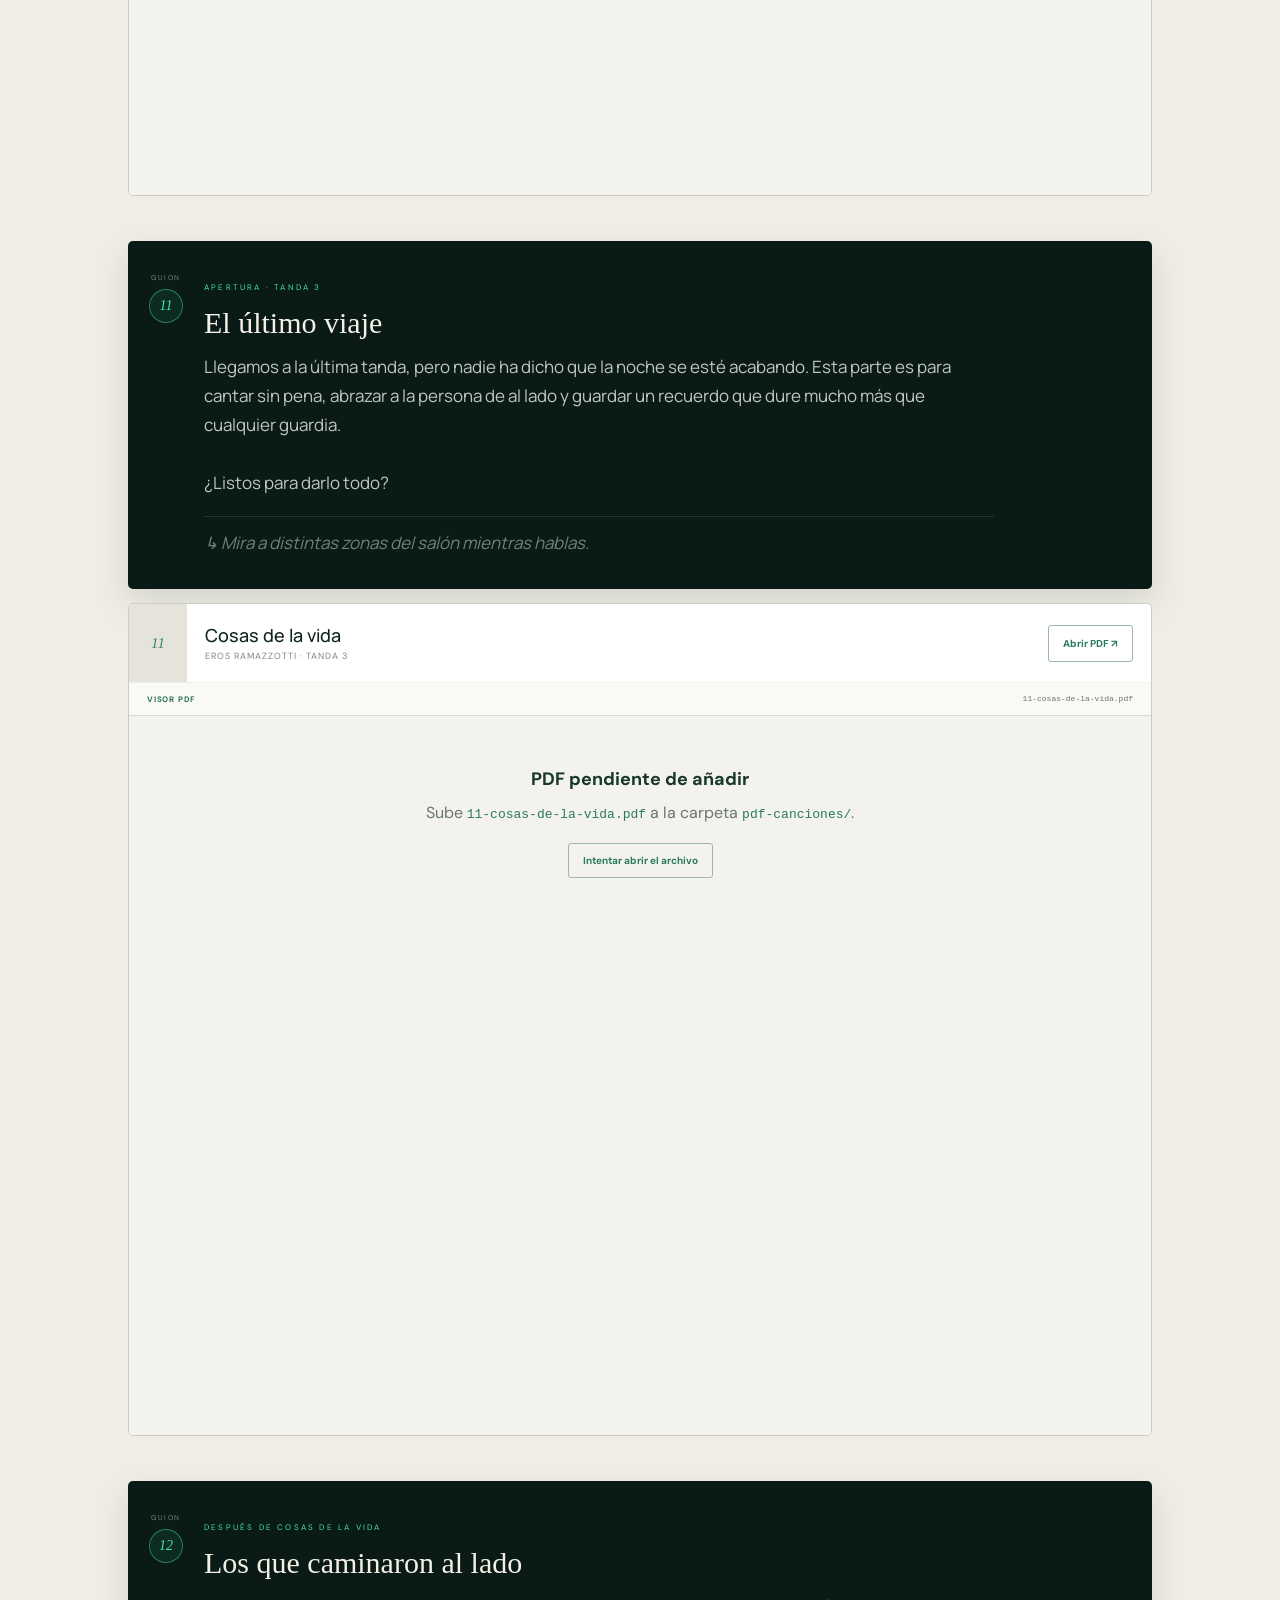
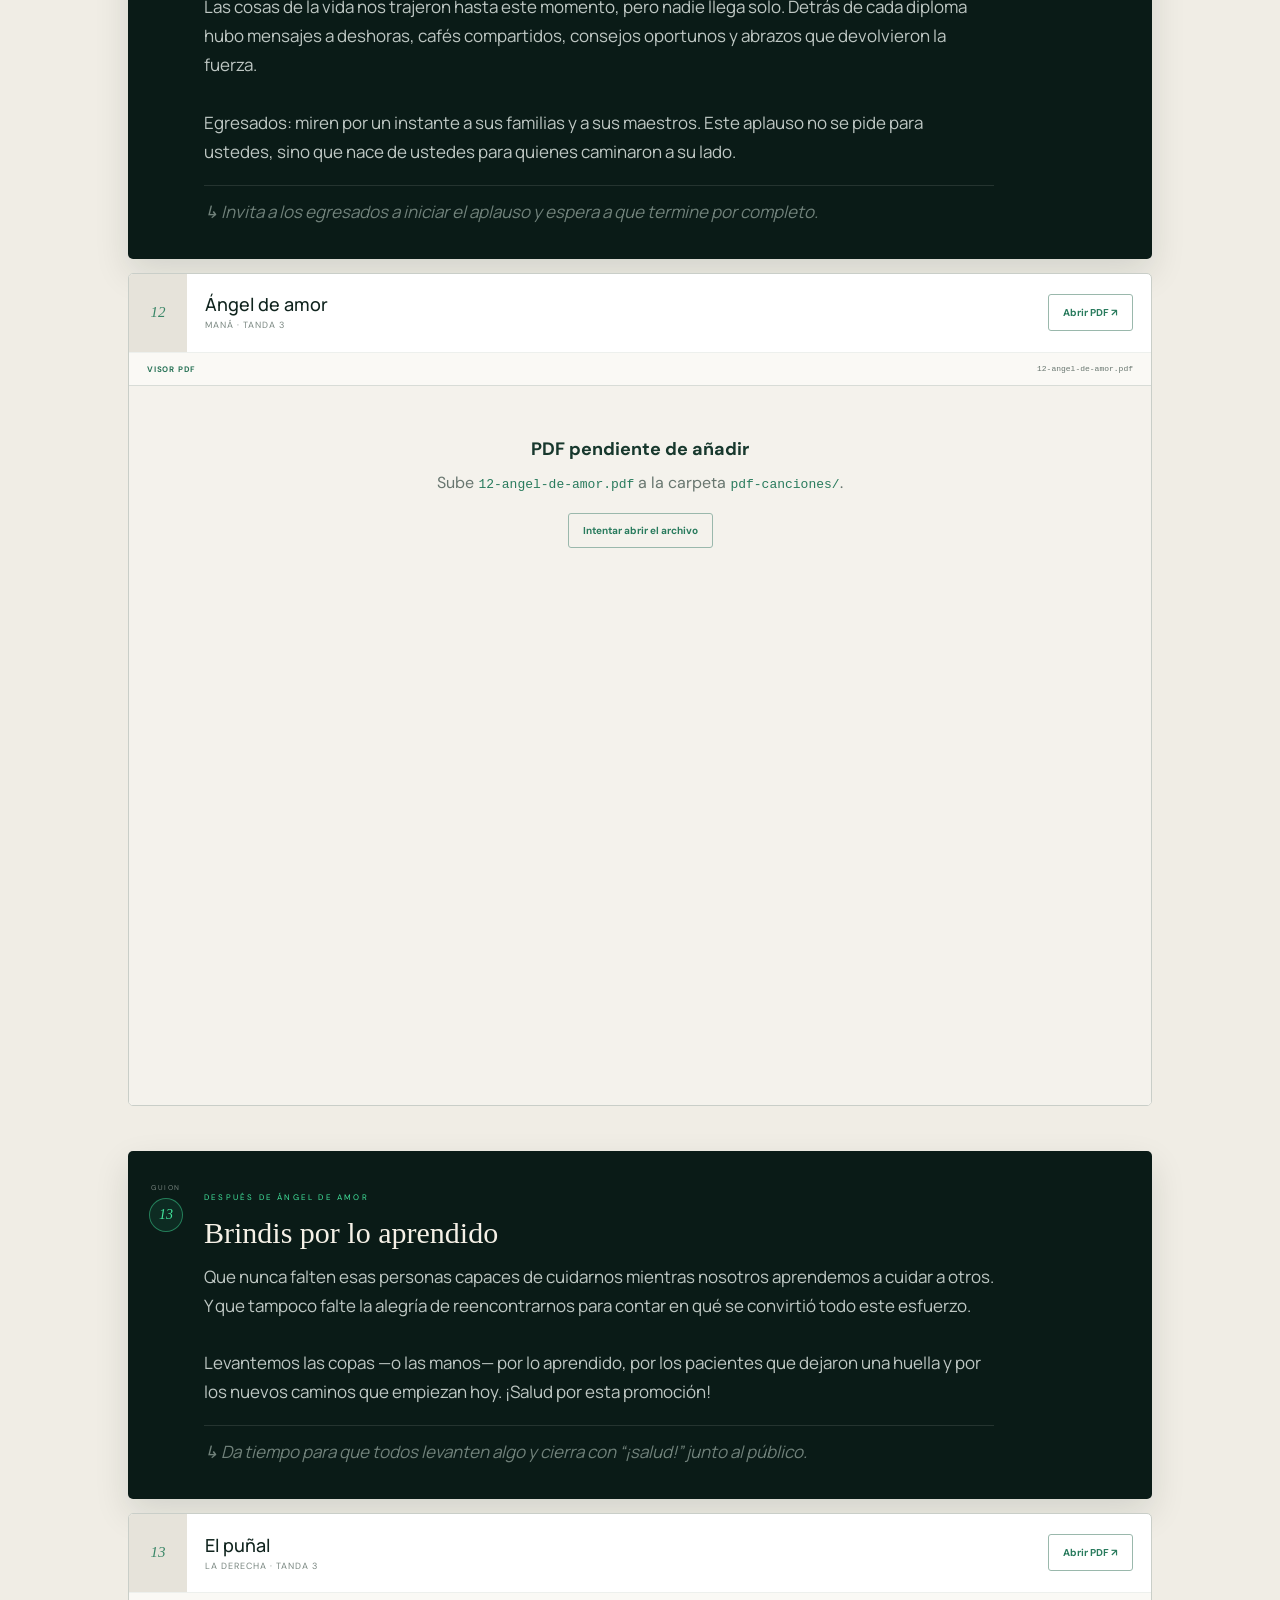
<file: pdf.html>
<!doctype html>
<html lang="es">
  <head>
    <meta charset="UTF-8" />
    <meta name="viewport" content="width=device-width, initial-scale=1.0" />
    <meta name="theme-color" content="#071713" />
    <meta name="description" content="Guion completo del concierto con un visor para el PDF de cada canción." />
    <title>Guion + PDF · Nefrología FUCS</title>
    <link rel="preconnect" href="https://fonts.googleapis.com" />
    <link rel="preconnect" href="https://fonts.gstatic.com" crossorigin />
    <link href="https://fonts.googleapis.com/css2?family=DM+Sans:wght@400;500;600;700&amp;family=Manrope:wght@400;500;600;700&amp;display=swap" rel="stylesheet" />
    <link rel="stylesheet" href="styles.css" />
  </head>
  <body class="alternate-page pdf-page">
    <header class="topbar">
      <a class="brand" href="index.html" aria-label="Volver al sitio principal">
        <span class="brand-mark" aria-hidden="true"><svg viewBox="0 0 48 48"><path d="M16.7 8.7c-7.3 4.1-10.8 12.6-8.6 20.6 1.3 4.8 4.5 8.7 8.8 11.1 2.6 1.4 5.7-.5 5.7-3.5V12.1c0-3-3.3-4.8-5.9-3.4Z"/><path d="M31.3 8.7c7.3 4.1 10.8 12.6 8.6 20.6-1.3 4.8-4.5 8.7-8.8 11.1-2.6 1.4-5.7-.5-5.7-3.5V12.1c0-3 3.3-4.8 5.9-3.4Z"/></svg></span>
        <span><b>Nefro</b><small>FUCS · PDF</small></span>
      </a>
      <nav class="option-nav" aria-label="Opciones del cancionero">
        <a href="index.html">Opción actual</a>
        <a href="cifra.html">Cifra + discurso</a>
        <a href="alt.html">Opción alterna</a>
        <a class="active-option" href="pdf.html" aria-current="page">PDF + discurso</a>
      </nav>
    </header>
    <main>
      <section class="alt-intro pdf-intro">
        <span class="kicker">GUION COMPLETO · VISORES PDF</span>
        <h1>Discurso + <em>PDF</em></h1>
        <p>Todo el discurso en el orden del show, con un visor individual para la letra y el cifrado de cada canción.</p>
        <div class="source-warning"><b>Archivos listos para añadir a GitHub.</b> Guarda los 16 documentos en <code>pdf-canciones/</code> con los nombres indicados en el README de esa carpeta; los visores los cargarán sin cambiar el código.</div>
        <div class="alt-actions"><a class="button primary" href="#recorrido-pdf">Empezar el show <span>↓</span></a><a class="button ghost" href="cancionero.pdf">Descargar cancionero actual <span>↗</span></a></div>
      </section>
      <section class="pdf-repertoire" id="recorrido-pdf" aria-live="polite"></section>
    </main>
    <footer><span>Nefrología FUCS · Promoción 2026</span><span>Guion de escenario <b>♥</b></span></footer>
    <script src="pdf.js"></script>
  </body>
</html>
</file>
<file: styles.css>
:root{--ink:#f5f0e6;--muted:#a9b3ad;--green:#42e59d;--deep:#071713;--panel:#0e241e;--line:rgba(255,255,255,.11);--orange:#ff7448;--serif:Georgia,'Times New Roman',serif}*{box-sizing:border-box}html{scroll-behavior:smooth}body{margin:0;background:var(--deep);color:var(--ink);font-family:'DM Sans',sans-serif;line-height:1.5}button,a{font:inherit}button{color:inherit}.topbar{height:78px;padding:0 max(5vw,24px);display:flex;align-items:center;justify-content:space-between;position:fixed;z-index:20;top:0;width:100%;background:rgba(7,23,19,.88);backdrop-filter:blur(18px);border-bottom:1px solid rgba(255,255,255,.06)}.brand{display:flex;gap:11px;align-items:center;color:var(--ink);text-decoration:none}.brand-mark{width:34px;height:34px}.brand-mark svg{fill:none;stroke:var(--green);stroke-width:1.8}.brand span:last-child{display:flex;line-height:1;flex-direction:column;font-size:16px}.brand small{margin-top:5px;color:#85938e;font-size:9px;letter-spacing:1.7px;text-transform:uppercase}.topbar nav{display:flex;align-items:center;gap:32px}.topbar nav a{color:#b7c1bc;text-decoration:none;font-size:13px}.nav-cta{display:flex;align-items:center;gap:8px;padding:10px 16px;border:1px solid rgba(66,229,157,.45);color:var(--green);background:rgba(66,229,157,.05);border-radius:4px;font-size:12px;cursor:pointer}.nav-cta svg{width:17px;fill:none;stroke:currentColor;stroke-width:1.5}.icon-button{display:none;background:none;border:0}.hero{min-height:100vh;padding:150px 7vw 48px;display:flex;flex-direction:column;align-items:center;text-align:center;position:relative;overflow:hidden;background:radial-gradient(circle at 50% 18%,rgba(25,102,72,.4),transparent 39%),linear-gradient(180deg,#071713 0%,#091d18 70%,#071713 100%)}.hero:before,.hero:after{content:"";position:absolute;width:1px;height:70%;top:20%;background:linear-gradient(transparent,rgba(66,229,157,.18),transparent);transform:rotate(28deg)}.hero:before{left:19%}.hero:after{right:19%;transform:rotate(-28deg)}.hero-glow{position:absolute;width:240px;height:240px;border-radius:50%;border:1px solid rgba(66,229,157,.08);box-shadow:0 0 120px rgba(66,229,157,.08)}.eyebrow,.kicker{color:var(--green);font:600 10px 'Manrope';letter-spacing:3.5px}.eyebrow{display:flex;align-items:center;gap:10px}.eyebrow span{width:25px;height:1px;background:var(--green)}h1,h2{font-family:var(--serif);font-weight:400;margin:0;line-height:.95}h1{font-size:clamp(64px,9vw,124px);margin:25px 0 28px;letter-spacing:-5px}h1 em,h2 em{font-weight:400;color:var(--green)}.hero-copy{color:#b2bcb7;font-size:16px;line-height:1.75;margin:0}.hero-actions{display:flex;gap:12px;margin-top:36px}.button{border-radius:3px;padding:14px 22px;border:1px solid transparent;display:inline-flex;gap:25px;align-items:center;justify-content:center;text-decoration:none;font-weight:600;font-size:12px;letter-spacing:.2px;cursor:pointer}.button.primary{background:var(--green);color:#062017}.button.ghost{background:transparent;border-color:rgba(255,255,255,.2);color:var(--ink)}.button.ghost svg{width:17px;fill:none;stroke:var(--green);stroke-width:1.5}.event-meta{margin-top:auto;padding-top:60px;display:flex;gap:70px;position:relative;z-index:1}.event-meta>div{display:flex;gap:13px;align-items:center;text-align:left}.meta-icon{width:31px;height:31px;border:1px solid rgba(66,229,157,.35);color:var(--green);border-radius:50%;display:grid;place-items:center;font-weight:600;font-size:9px}.meta-icon.pin,.meta-icon.note{font-size:17px}.event-meta p{margin:0;font:500 12px 'Manrope';color:#d6ddd9}.event-meta small{display:block;color:#64746d;font-size:8px;letter-spacing:2px;margin-bottom:4px}.scroll-cue{position:absolute;right:3vw;bottom:70px;writing-mode:vertical-rl;font-size:8px;color:#63736c;letter-spacing:2px;display:flex;align-items:center;gap:12px}.scroll-cue span{height:36px;width:1px;background:var(--green)}.section{padding:110px 10vw}.repertoire{background:#f0ede5;color:#10241e}.section-heading{display:flex;justify-content:space-between;align-items:end;border-bottom:1px solid #c9cbc4;padding-bottom:30px}.section-heading h2{font-size:clamp(40px,5vw,66px);letter-spacing:-2px;margin-top:13px}.section-heading p{font-size:12px;color:#64716c;line-height:1.7}.set-tabs{display:grid;grid-template-columns:repeat(3,1fr);margin-top:35px;border:1px solid #cdd0ca}.tab{border:0;border-right:1px solid #cdd0ca;background:transparent;color:#233630;padding:18px 22px;text-align:left;display:grid;grid-template-columns:38px 1fr;cursor:pointer}.tab:last-child{border:0}.tab span{grid-row:1/3;font:400 22px var(--serif);color:#8c9691}.tab b{font-size:12px}.tab small{color:#89928f;font-size:9px;margin-top:2px}.tab.active{background:#0b211a;color:white}.tab.active span{color:var(--green)}.song-list{margin-top:23px}.song-row{display:grid;grid-template-columns:52px 1fr auto auto;align-items:center;border-bottom:1px solid #d0d1cb;min-height:78px;padding:0 12px;transition:.2s}.song-row:hover{background:#e8e5dd}.song-number{font:400 13px var(--serif);color:#9aa19d}.song-title{font:500 16px 'Manrope'}.song-title small{display:block;text-transform:uppercase;color:#84908b;font-size:8px;letter-spacing:1.6px;margin-top:3px}.key{border:1px solid #c7cbc5;padding:5px 8px;border-radius:2px;font-size:9px;color:#60706a;margin-right:34px}.chord-link{color:#18372d;text-decoration:none;font-size:10px;font-weight:700;display:flex;align-items:center;gap:14px}.chord-link span{font-size:16px;color:#559c7d}.source-note{font-size:10px;color:#7b8681;text-align:center;margin-top:25px}.script-section{display:grid;grid-template-columns:.85fr 1.15fr;gap:10vw;background:#0a1b17;position:relative}.script-intro{position:sticky;top:120px;height:max-content}.script-intro h2{font-size:clamp(52px,6vw,76px);letter-spacing:-3px;margin:20px 0 28px}.script-intro p{max-width:390px;color:#94a29c;font-size:13px;line-height:1.8}.button.light{margin-top:28px;background:var(--ink);color:#10241e}.script-card{border-top:1px solid var(--line);padding:27px 0;display:grid;grid-template-columns:70px 1fr;gap:12px}.script-card:last-child{border-bottom:1px solid var(--line)}.script-index{font:italic 22px var(--serif);color:var(--green)}.script-content small{font-size:8px;letter-spacing:2.2px;color:#70817a}.script-content h3{font:400 23px var(--serif);margin:7px 0 13px}.script-content p{font:400 14px/1.7 'Manrope';color:#bec7c3;margin:0}.script-content .stage-note{color:#70817a;font-size:10px;margin-top:10px;font-style:italic}.final-call{padding:125px 20px;text-align:center;background:radial-gradient(circle at center,rgba(28,94,69,.24),transparent 50%),#071713}.final-call h2{font-size:clamp(48px,6vw,76px);margin:25px 0}.final-call p{color:#8f9c96;font-size:13px;margin-bottom:35px}footer{min-height:74px;border-top:1px solid var(--line);display:flex;align-items:center;justify-content:space-between;padding:0 7vw;color:#65766f;font-size:9px;letter-spacing:1.4px;text-transform:uppercase}footer b{color:var(--green)}.teleprompter{width:100vw;height:100vh;max-width:none;max-height:none;border:0;margin:0;padding:0;background:#030907;color:white}.teleprompter::backdrop{background:#030907}.teleprompter-bar{height:70px;border-bottom:1px solid #1a2723;padding:0 28px;display:flex;align-items:center;justify-content:space-between}.teleprompter-bar>div{display:flex;align-items:center;gap:10px}.teleprompter-bar b{font-size:10px;letter-spacing:2px}.teleprompter-bar small{color:#718079;font-size:10px}.live-dot{width:8px;height:8px;border-radius:50%;background:var(--green);box-shadow:0 0 12px var(--green)}.prompt-tools button{border:1px solid #26332f;background:#0b1512;border-radius:3px;padding:7px 10px;cursor:pointer}.prompt-tools #closePrompt{font-size:19px;line-height:17px}.prompt-body{height:calc(100vh - 140px);overflow:auto;padding:10vh 14vw;display:flex;flex-direction:column;justify-content:center}.prompt-label{color:var(--green);font-size:10px;letter-spacing:3px}.prompt-text{font:400 42px/1.45 var(--serif);max-width:1100px;margin-top:25px;white-space:pre-line}.prompt-tip{color:#718079;font-size:12px;font-style:italic}.prompt-nav{height:70px;border-top:1px solid #1a2723;display:flex;align-items:center;justify-content:space-between;padding:0 28px}.prompt-nav button{border:0;background:none;font-size:11px;color:#b7c1bc;cursor:pointer}.prompt-nav button:disabled{opacity:.25}.prompt-nav>div{display:flex;gap:7px}.prompt-nav i{width:5px;height:5px;background:#3b4944;border-radius:50%}.prompt-nav i.active{background:var(--green)}
@media(max-width:760px){.topbar{height:64px}.icon-button{display:block}.icon-button svg{width:24px;fill:none;stroke:white;stroke-width:1.5}.topbar nav{display:none;position:absolute;top:64px;left:0;right:0;background:#091a16;padding:22px;flex-direction:column;align-items:stretch}.topbar nav.open{display:flex}.hero{padding:120px 22px 45px;min-height:820px}.desktop{display:none}h1{font-size:60px;letter-spacing:-3px}.hero-copy{font-size:14px}.event-meta{display:grid;grid-template-columns:1fr 1fr;gap:22px;width:100%;padding-top:55px}.event-meta>div:last-child{grid-column:1/3}.scroll-cue{display:none}.section{padding:75px 20px}.section-heading{display:block}.section-heading p{margin-top:22px}.set-tabs{grid-template-columns:1fr}.tab{border-right:0;border-bottom:1px solid #cdd0ca}.song-row{grid-template-columns:35px 1fr auto;padding:12px 3px}.key{margin-right:0}.chord-link{grid-column:2/4;margin-top:10px;justify-self:start}.script-section{grid-template-columns:1fr}.script-intro{position:static}.script-card{grid-template-columns:43px 1fr}.prompt-body{padding:7vh 7vw}.prompt-text{font-size:30px}.prompt-nav{padding:0 12px}.prompt-nav>div{display:none}footer{flex-direction:column;justify-content:center;gap:8px}.hero-actions{flex-direction:column;width:100%;max-width:320px}.button{width:100%}}
@media(prefers-reduced-motion:reduce){html{scroll-behavior:auto}*{transition:none!important}}

/* Cifrado desplegable: mantiene todo el material musical dentro de la página. */
.song-row{display:block;padding:0;min-height:0}
.song-row>summary{min-height:78px;padding:0 12px;display:grid;grid-template-columns:52px 1fr auto 132px;gap:20px;align-items:center;cursor:pointer;list-style:none}
.song-row>summary::-webkit-details-marker{display:none}
.song-row[open]{background:#e8e5dd}
.expand-label{font-size:10px;font-weight:700;text-align:right;color:#18372d}
.expand-label b{display:inline-grid;place-items:center;margin-left:12px;width:24px;height:24px;border:1px solid #b9c0bb;border-radius:50%;font-size:14px;transition:transform .2s}
.song-row[open] .expand-label b{transform:rotate(45deg)}
.chord-sheet{margin:0 12px 18px 64px;padding:22px 24px;background:#10241e;color:#f5f0e6;border-radius:3px}
.sheet-head{display:flex;justify-content:space-between;gap:20px;padding-bottom:15px;border-bottom:1px solid rgba(255,255,255,.12);font-size:8px;letter-spacing:1.7px;color:#7f948b}
.sheet-head a{color:#42e59d;text-decoration:none;letter-spacing:0;font-size:9px}
.chord-parts{display:grid;grid-template-columns:repeat(auto-fit,minmax(170px,1fr));gap:1px;margin-top:1px;background:rgba(255,255,255,.1)}
.chord-parts>div{background:#10241e;padding:18px 14px;min-height:76px}
.chord-parts small{display:block;text-transform:uppercase;color:#7f948b;font-size:8px;letter-spacing:1.4px;margin-bottom:8px}
.chord-parts code{color:#f5f0e6;font:600 13px/1.7 'DM Sans',sans-serif}
.chord-sheet>p{margin:14px 0 0;color:#7f948b;font-size:9px;font-style:italic}

@media(max-width:760px){
  .song-row>summary{grid-template-columns:35px 1fr auto;gap:8px;padding:13px 3px}
  .song-row .key{grid-column:2;margin-top:5px;justify-self:start}
  .expand-label{grid-column:3;grid-row:1/3;font-size:0}
  .expand-label b{font-size:14px;margin:0}
  .chord-sheet{margin:0 0 14px;padding:18px 14px}
  .sheet-head{display:block;line-height:1.8}
  .sheet-head a{display:block;margin-top:8px}
  .chord-parts{grid-template-columns:1fr}
}

@media print{
  .topbar,.hero,.script-section,.final-call,footer,.source-note{display:none!important}
  body,.repertoire{background:#fff;color:#111}
  .section{padding:20px}
  .set-tabs{display:none}
  .song-row{break-inside:avoid}
}

/* Recorrido continuo: el discurso y el material musical comparten una sola página. */
.topbar nav a.nav-cta{color:var(--green)}
.show-flow{background:#f0ede5;color:#10241e;scroll-margin-top:70px}
.flow-toolbar{display:flex;align-items:center;justify-content:space-between;margin:30px 0 42px;padding:18px 20px;background:#e6e3da;border-left:3px solid var(--green)}
.flow-toolbar p{margin:0;display:flex;flex-direction:column;font-size:12px}.flow-toolbar p span{color:#6f7b76;font-size:10px;margin-top:3px}
.flow-button{width:auto;background:#10241e;color:#fff;padding:11px 16px}
.show-timeline{max-width:1040px;margin:0 auto;position:relative}
.show-timeline:before{content:"";position:absolute;top:0;bottom:0;left:37px;width:1px;background:#c8cdc7}
.flow-script,.flow-song{position:relative;margin-bottom:30px}
.flow-script{display:grid;grid-template-columns:76px 1fr;background:#0a1b17;color:var(--ink);padding:34px 38px 34px 0;border-radius:5px;box-shadow:0 14px 35px rgba(12,32,26,.12)}
.flow-marker{position:relative;z-index:1;text-align:center;display:flex;flex-direction:column;align-items:center;gap:5px}
.flow-marker span{font-size:7px;letter-spacing:1.5px;color:#75827d}.flow-marker b{display:grid;place-items:center;width:34px;height:34px;background:#0d2b22;color:var(--green);border:1px solid rgba(66,229,157,.45);border-radius:50%;font:italic 14px var(--serif)}
.flow-script .script-content small{color:var(--green)}.flow-script .script-content h3{font-size:30px;margin-top:9px}.flow-script .script-content p{font-size:17px;max-width:790px}.flow-script .stage-note{padding-top:12px;border-top:1px solid var(--line);margin-top:18px}
.flow-song{margin-left:76px;border:1px solid #c9cec8;border-radius:5px;background:#f8f5ed;overflow:hidden}
.song-head{display:grid;grid-template-columns:62px 1fr auto;align-items:center;min-height:92px;padding:0 28px 0 0;border-bottom:1px solid #d4d7d1}
.song-head .flow-marker{align-self:stretch;justify-content:center;background:#e8e5dd}.song-head .flow-marker b{background:#f8f5ed;border-color:#b7c7bf;color:#1c7956}
.song-head .song-title{padding-left:25px;font-size:20px}.song-head .song-title small{font-size:9px}.song-head .key{margin:0;background:#fff}
.embedded-material{padding:24px}.flow-song .chord-sheet{margin:0;padding:22px 24px}.flow-song .chord-parts{grid-template-columns:repeat(auto-fit,minmax(145px,1fr))}
.lyrics-sheet{margin-top:14px;border:1px solid #cbd0ca;background:#fff}.lyrics-heading{padding:15px 17px;display:flex;justify-content:space-between;align-items:center;color:#63706b;font-size:8px;letter-spacing:1.5px}.lyrics-heading b{color:#17382d;font-size:9px;letter-spacing:0}.reference-head{display:flex;align-items:center;justify-content:space-between;gap:18px;padding:12px 17px;border-top:1px solid #e0e2de;background:#faf9f5}.reference-head p{margin:0;color:#78847f;font-size:10px}.open-reference{flex:none;padding:8px 11px;border:1px solid #9ab8ac;border-radius:3px;background:#fff;color:#297b5d;font-size:9px;font-weight:700;cursor:pointer}.open-reference span{font-size:13px;margin-left:5px}.open-reference:hover,.open-reference:focus-visible{border-color:#297b5d;background:#eef8f3}.song-reference{display:block;width:calc(100% - 34px);height:520px;margin:0 17px;border:1px solid #d8dcd7;background:#faf9f5}.iframe-fallback{margin:8px 17px 14px;color:#87918d;font-size:9px}.next-cue{text-align:center;color:#929b97;font-size:7px;letter-spacing:2px;padding:0 0 16px}.next-cue span{color:#2d9a70;font-size:14px;margin-left:5px}
.reference-viewer{width:100vw;height:100vh;max-width:none;max-height:none;margin:0;padding:0;border:0;background:#071713;color:var(--ink)}.reference-viewer::backdrop{background:rgba(0,0,0,.92)}.reference-viewer[open]{display:grid;grid-template-rows:auto 1fr}.reference-viewer header{min-height:70px;padding:12px 22px;display:flex;align-items:center;justify-content:space-between;gap:20px;border-bottom:1px solid var(--line)}.reference-viewer header small{display:block;color:var(--green);font-size:8px;letter-spacing:2px}.reference-viewer header h2{margin-top:4px;font:500 18px 'Manrope',sans-serif}.reference-viewer button{width:42px;height:42px;border:1px solid rgba(255,255,255,.2);border-radius:50%;background:#0e241e;color:#fff;font-size:25px;line-height:1;cursor:pointer}.reference-viewer iframe{display:block;width:100%;height:100%;border:0;background:#fff}

@media(max-width:760px){
  .show-flow{padding-left:14px;padding-right:14px}.flow-toolbar{align-items:stretch;gap:14px;flex-direction:column}.flow-button{width:100%}
  .show-timeline:before{left:24px}.flow-script{grid-template-columns:48px 1fr;padding:25px 16px 25px 0}.flow-marker b{width:30px;height:30px}.flow-script .script-content h3{font-size:25px}.flow-script .script-content p{font-size:15px}
  .flow-song{margin-left:48px}.song-head{grid-template-columns:48px 1fr;padding-right:12px}.song-head .song-title{padding:16px 12px;font-size:16px}.song-head .key{grid-column:2;margin:-10px 12px 14px;width:max-content}.embedded-material{padding:10px}.flow-song .chord-sheet{padding:17px 12px}.reference-head{align-items:flex-start;flex-direction:column}.open-reference{width:100%;height:auto;border-radius:3px;font-size:10px}.song-reference{height:70vh;min-height:460px}
}

@media print{
  .show-flow{display:block!important}.flow-toolbar,.next-cue,.reference-viewer{display:none!important}.flow-script,.flow-song{break-inside:avoid;box-shadow:none}
}

/* Página alterna: fuentes secundarias visibles y fáciles de cambiar durante el show. */
.option-nav .active-option{color:var(--green);border-bottom:1px solid var(--green)}
.alt-intro{padding:150px 10vw 80px;background:radial-gradient(circle at 80% 20%,rgba(66,229,157,.15),transparent 35%),#071713}
.alt-intro h1{font-size:clamp(58px,8vw,105px);margin:24px 0 22px}.alt-intro>p{max-width:680px;color:#a9b3ad;font-size:16px}
.source-warning{max-width:760px;margin-top:28px;padding:16px 18px;border-left:3px solid var(--orange);background:rgba(255,116,72,.08);color:#aeb9b4;font-size:12px}.source-warning b{display:block;color:var(--ink);margin-bottom:3px}
.alt-actions{display:flex;gap:12px;margin-top:28px}.alt-repertoire{padding:85px 10vw;background:#f0ede5;color:#10241e}
.alt-set{max-width:1050px;margin:0 auto 90px;scroll-margin-top:95px}.alt-set-title{display:flex;align-items:end;justify-content:space-between;border-bottom:1px solid #c8cdc7;margin-bottom:20px;padding-bottom:18px}.alt-set-title span{color:#26805f;font-size:9px;font-weight:700;letter-spacing:2.5px}.alt-set-title h2{font-size:42px}
.alt-song{margin:14px 0;border:1px solid #c9cec8;border-radius:5px;background:#fff;overflow:hidden}.alt-song header{min-height:78px;display:grid;grid-template-columns:58px 1fr auto;align-items:center;padding-right:18px}.alt-song header>span{height:100%;display:grid;place-items:center;background:#e6e3da;color:#398667;font:italic 15px var(--serif)}.alt-song h3{margin:0;font:500 18px 'Manrope'}.alt-song p{margin:3px 0 0;color:#7a8781;font-size:9px;text-transform:uppercase;letter-spacing:1px}.alt-song header div{padding:12px 18px}.alt-song header a{padding:10px 14px;border:1px solid #9ab8ac;border-radius:3px;color:#297b5d;text-decoration:none;font-size:10px;font-weight:700;transition:.2s}.alt-song header a:hover,.alt-song header a:focus-visible{border-color:#297b5d;background:#eef8f3}.alt-song header a span{margin-left:8px}.source-access{display:flex;align-items:center;gap:12px;padding:10px 18px 10px 76px;border-top:1px solid #edf0ed;background:#faf9f5}.source-access span{flex:none;padding:4px 7px;border-radius:2px;background:#e4f3ec;color:#287357;font-size:8px;font-weight:700;text-transform:uppercase;letter-spacing:.8px}.source-access p{font-size:9px;text-transform:none;letter-spacing:0}.source-unavailable{margin-right:4px;color:#8d5140;font-size:10px}
@media(max-width:760px){.option-nav{display:flex!important;gap:14px!important;position:static!important;background:none!important;padding:0!important;flex-direction:row!important}.option-nav a{font-size:9px!important}.alt-intro{padding:115px 20px 60px}.alt-actions{flex-direction:column}.alt-repertoire{padding:55px 12px}.alt-set-title{display:block}.alt-set-title h2{font-size:34px;margin-top:10px}.alt-song header{grid-template-columns:44px 1fr}.alt-song header a,.alt-song header .source-unavailable{grid-column:2;margin:0 12px 12px;text-align:center}.source-access{padding-left:56px;align-items:flex-start;flex-direction:column;gap:5px}}

/* Página Cifra Club: discurso completo intercalado con enlaces externos. */
.cifra-intro{background:radial-gradient(circle at 80% 20%,rgba(66,229,157,.18),transparent 38%),#071713}
.cifra-repertoire{padding:85px 10vw;background:#f0ede5;color:#10241e;scroll-margin-top:70px}
.cifra-repertoire>article{max-width:1050px;margin-left:auto;margin-right:auto}
.cifra-script{display:grid;grid-template-columns:76px 1fr;margin-top:45px;padding:32px 38px 32px 0;border-radius:5px;background:#0a1b17;color:var(--ink);box-shadow:0 14px 35px rgba(12,32,26,.12)}
.cifra-script:first-child{margin-top:0}
.cifra-script .script-content small{color:var(--green)}
.cifra-script .script-content h3{font-size:30px;margin-top:9px}
.cifra-script .script-content p{max-width:790px;font-size:17px;white-space:normal}
.cifra-script .stage-note{padding-top:12px;border-top:1px solid var(--line);margin-top:18px}
.cifra-song{margin-top:14px!important;margin-bottom:45px!important}
.cifra-song header a{white-space:nowrap}
@media(max-width:760px){
  .cifra-repertoire{padding:55px 12px}.cifra-script{grid-template-columns:48px 1fr;padding:25px 16px 25px 0;margin-top:30px}.cifra-script .script-content h3{font-size:25px}.cifra-script .script-content p{font-size:15px}.cifra-song{margin-bottom:30px!important}
}

/* Página PDF: discurso completo con un visor local por canción. */
.pdf-intro{background:radial-gradient(circle at 80% 20%,rgba(255,116,72,.14),transparent 38%),#071713}
.source-warning code{color:var(--green)}
.pdf-repertoire{padding:85px 10vw;background:#f0ede5;color:#10241e;scroll-margin-top:70px}
.pdf-repertoire>article{max-width:1050px;margin-left:auto;margin-right:auto}
.pdf-song{margin-top:14px;margin-bottom:45px;border:1px solid #c9cec8;border-radius:5px;background:#fff;overflow:hidden}
.pdf-song-head{min-height:78px;display:grid;grid-template-columns:58px 1fr auto;align-items:center;padding-right:18px}
.pdf-song-head>span{height:100%;display:grid;place-items:center;background:#e6e3da;color:#398667;font:italic 15px var(--serif)}
.pdf-song-head div{padding:12px 18px}.pdf-song-head h3{margin:0;font:500 18px 'Manrope'}.pdf-song-head p{margin:3px 0 0;color:#7a8781;font-size:9px;text-transform:uppercase;letter-spacing:1px}
.pdf-song-head a,.pdf-missing a{padding:10px 14px;border:1px solid #9ab8ac;border-radius:3px;color:#297b5d;text-decoration:none;font-size:10px;font-weight:700}
.pdf-viewer-label{display:flex;justify-content:space-between;gap:15px;padding:10px 18px;border-top:1px solid #edf0ed;background:#faf9f5;color:#287357;font-size:8px;font-weight:700;letter-spacing:.8px}.pdf-viewer-label code{color:#68766f;font-weight:400;letter-spacing:0}
.pdf-embed{display:block;width:100%;height:720px;border:0;border-top:1px solid #d8dcd7;background:#f4f2ec}
.pdf-missing{padding:50px 25px;text-align:center;color:#68766f}.pdf-missing b{display:block;color:#17382d;font-size:18px}.pdf-missing p{margin:8px 0 22px}.pdf-missing code{color:#297b5d}
@media(max-width:760px){.pdf-repertoire{padding:55px 12px}.pdf-song{margin-bottom:30px}.pdf-song-head{grid-template-columns:44px 1fr;padding-right:0}.pdf-song-head a{grid-column:2;margin:0 12px 12px;text-align:center}.pdf-viewer-label{align-items:flex-start;flex-direction:column}.pdf-embed{height:70vh;min-height:480px}}
</file>
